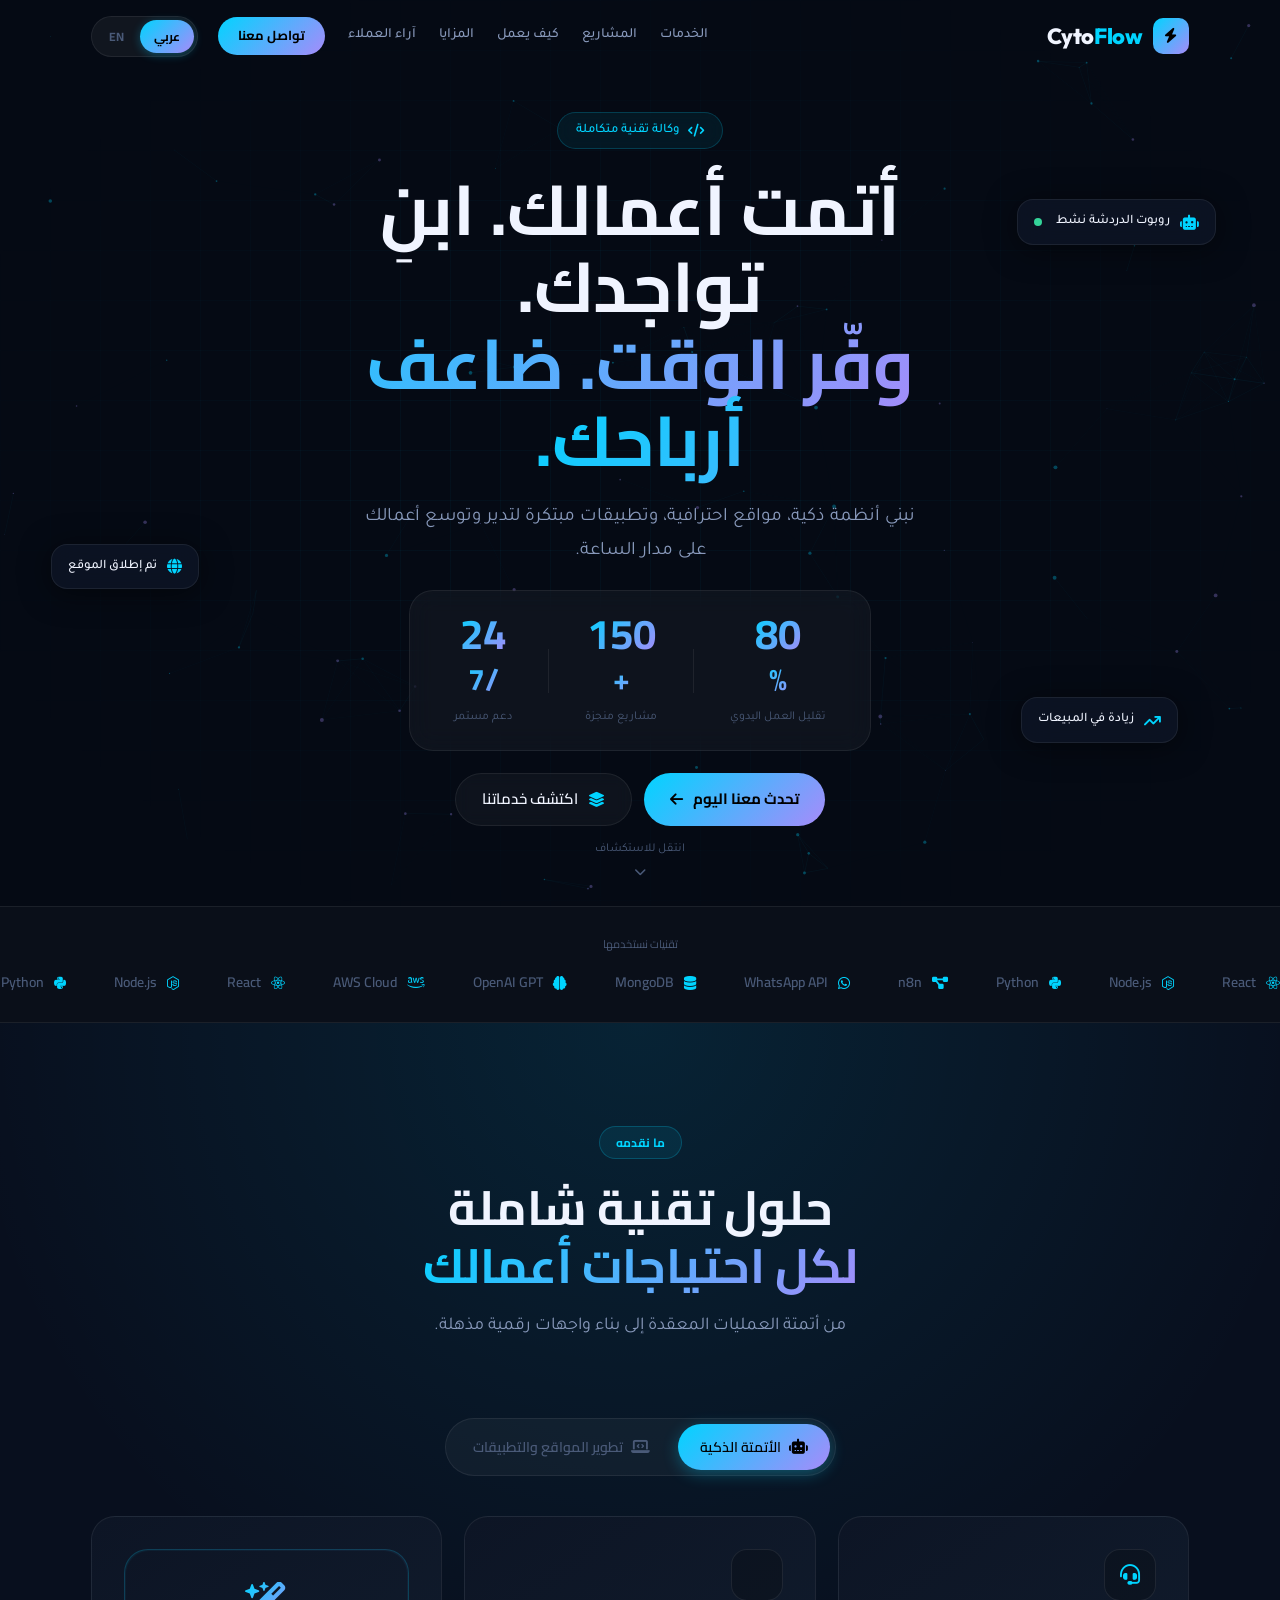
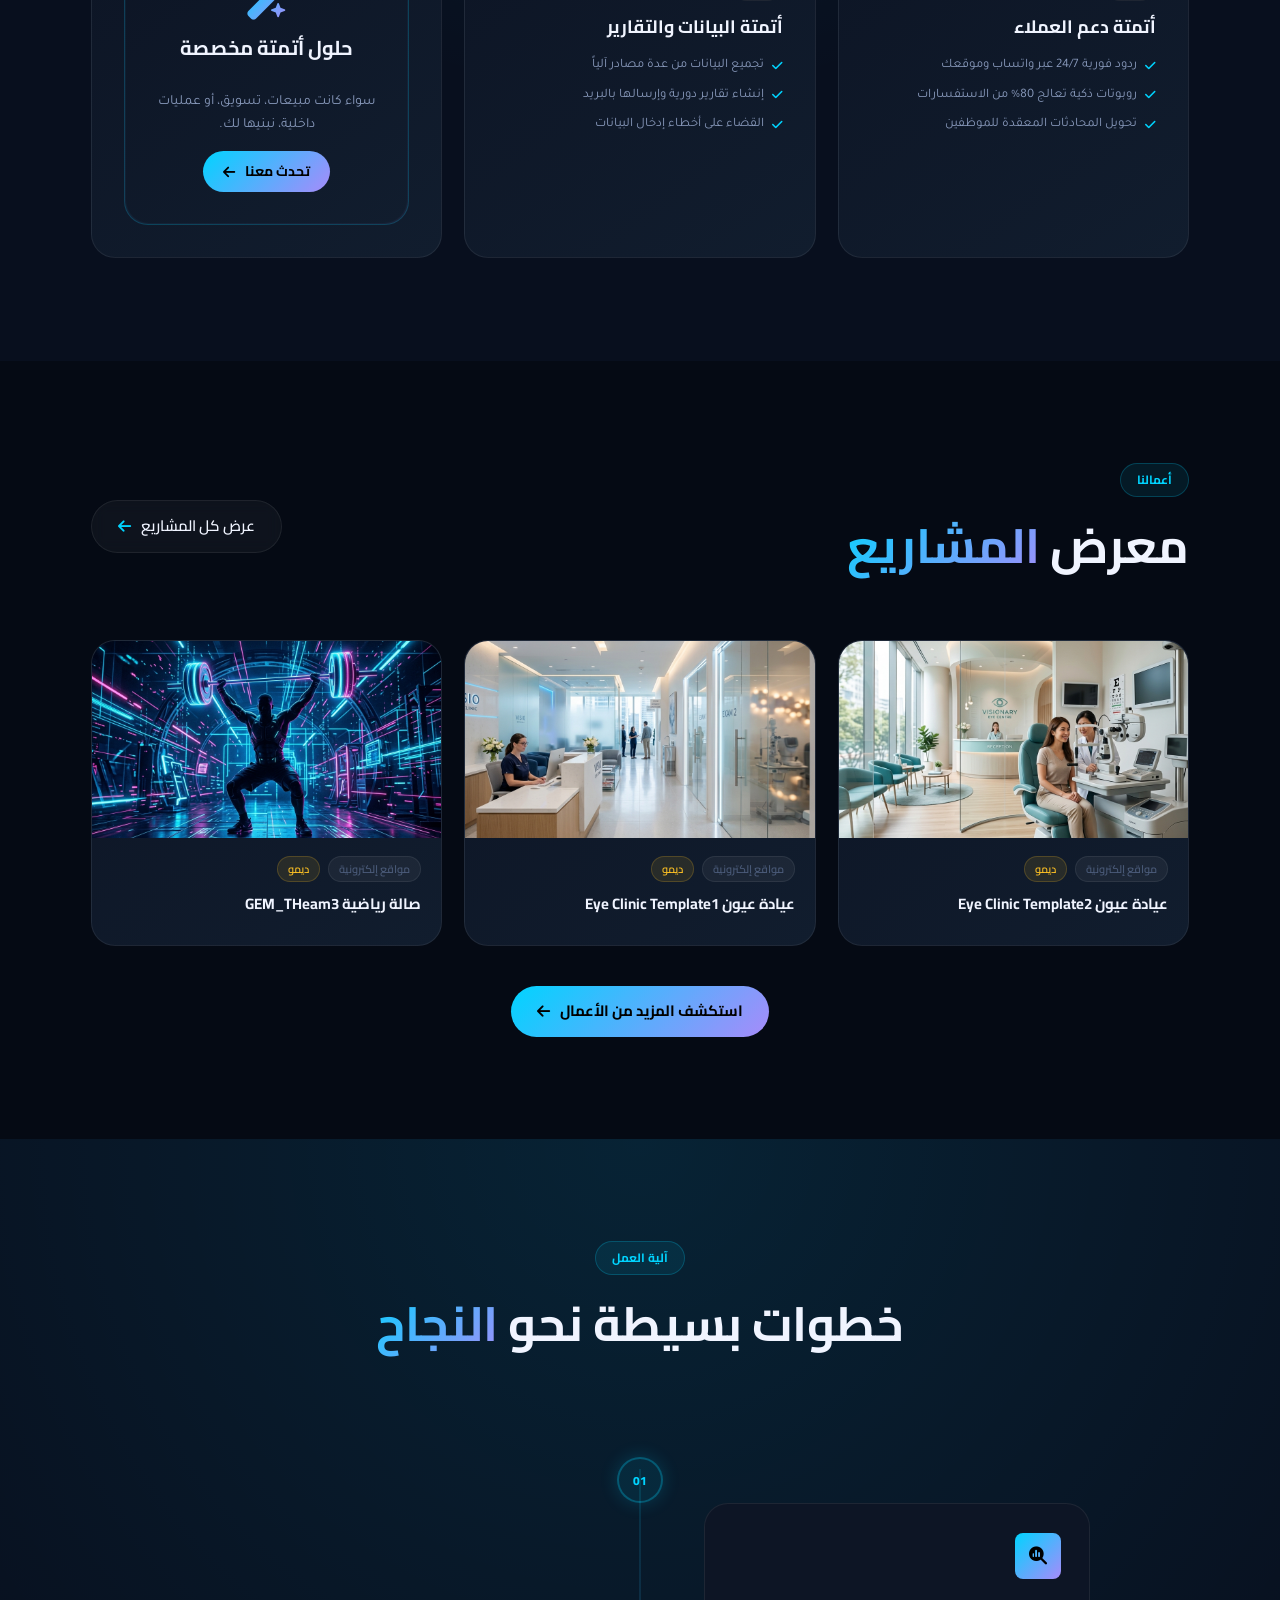
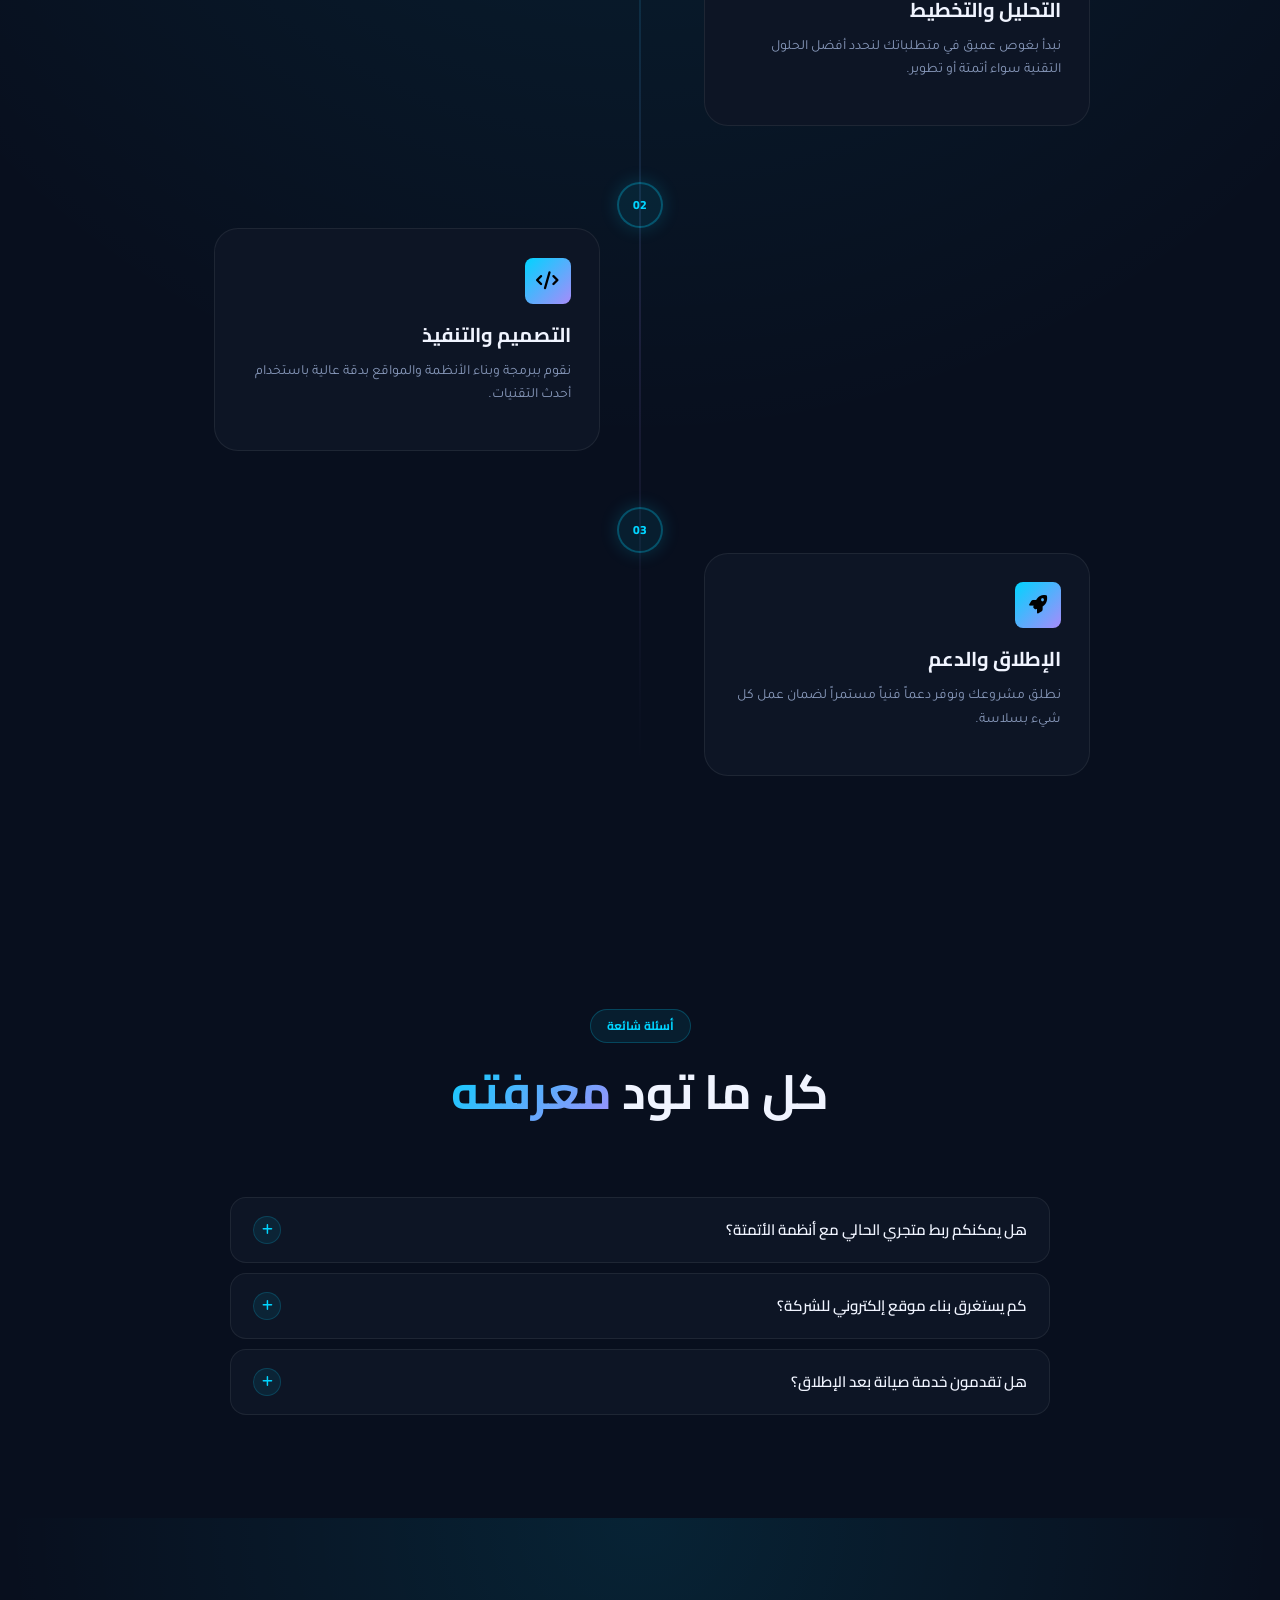
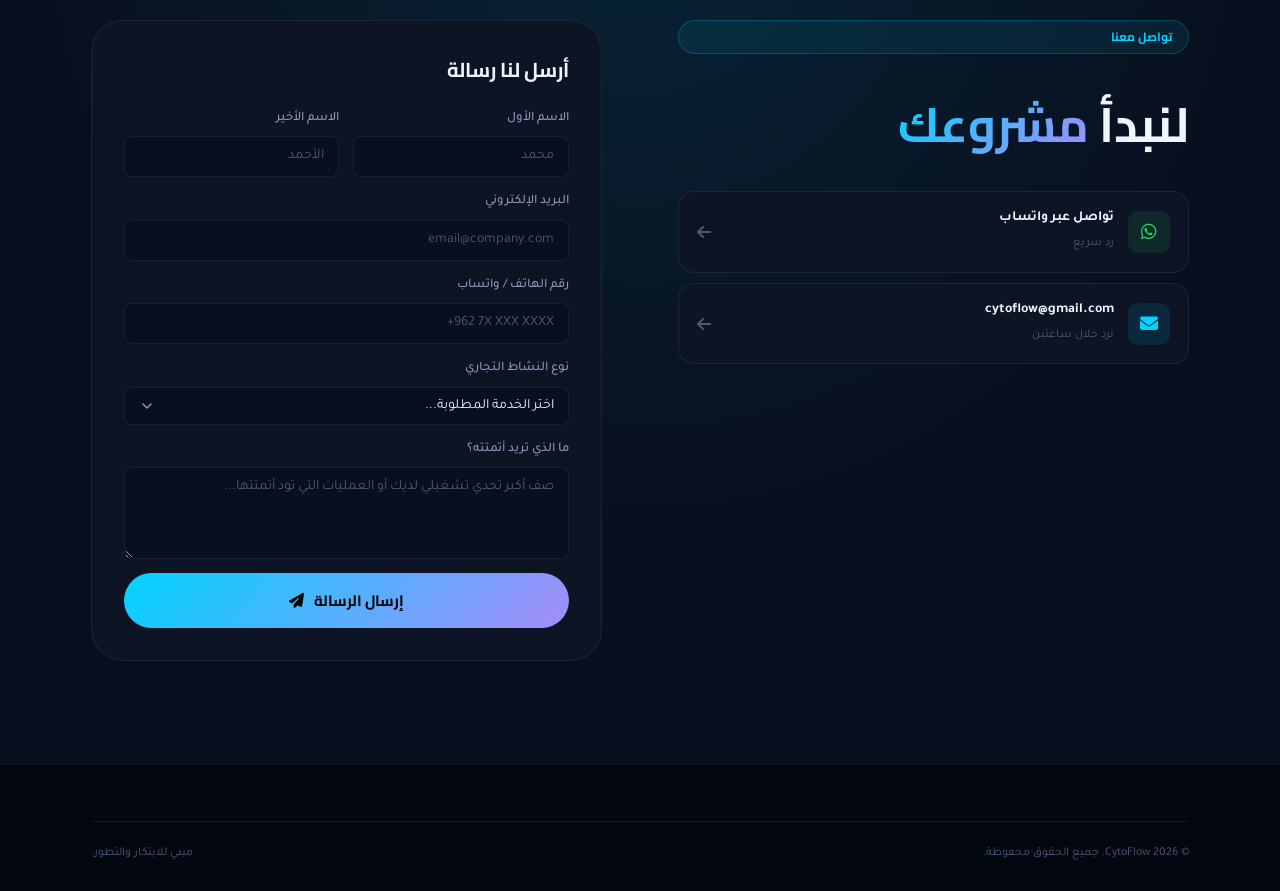
<file: index.html>
<!DOCTYPE html>
<html lang="en-US" dir="ltr">
<head><meta charset="UTF-8">
  
  <meta name="viewport" content="width=device-width, initial-scale=1.0">
  
  <title>cytoflow</title>
<meta name="robots" content="max-image-preview:large">
<link rel="dns-prefetch" href="//cdnjs.cloudflare.com">
<link rel="dns-prefetch" href="//fonts.googleapis.com">
<link rel="alternate" type="application/rss+xml" title="cytoflow » Feed" href="https://yazeedb94.github.io/CytoFlow/feed/">
<link rel="alternate" type="application/rss+xml" title="cytoflow » Comments Feed" href="https://yazeedb94.github.io/CytoFlow/comments/feed/">
<link rel="alternate" title="oEmbed (JSON)" type="application/json+oembed" href="https://yazeedb94.github.io/CytoFlow/wp-json/oembed/1.0/embed?url=https%3A%2F%2Fyazeedb94.github.io%2FCytoFlow%2F">
<link rel="alternate" title="oEmbed (XML)" type="text/xml+oembed" href="https://yazeedb94.github.io/CytoFlow/wp-json/oembed/1.0/embed?url=https%3A%2F%2Fyazeedb94.github.io%2FCytoFlow%2F&amp;format=xml">
<style id="wp-img-auto-sizes-contain-inline-css" type="text/css">
img:is([sizes=auto i],[sizes^="auto," i]){contain-intrinsic-size:3000px 1500px}
/*# sourceURL=wp-img-auto-sizes-contain-inline-css */
</style>
<style id="wp-emoji-styles-inline-css" type="text/css">

	img.wp-smiley, img.emoji {
		display: inline !important;
		border: none !important;
		box-shadow: none !important;
		height: 1em !important;
		width: 1em !important;
		margin: 0 0.07em !important;
		vertical-align: -0.1em !important;
		background: none !important;
		padding: 0 !important;
	}
/*# sourceURL=wp-emoji-styles-inline-css */
</style>
<style id="wp-block-library-inline-css" type="text/css">
:root{--wp-block-synced-color:#7a00df;--wp-block-synced-color--rgb:122,0,223;--wp-bound-block-color:var(--wp-block-synced-color);--wp-editor-canvas-background:#ddd;--wp-admin-theme-color:#007cba;--wp-admin-theme-color--rgb:0,124,186;--wp-admin-theme-color-darker-10:#006ba1;--wp-admin-theme-color-darker-10--rgb:0,107,160.5;--wp-admin-theme-color-darker-20:#005a87;--wp-admin-theme-color-darker-20--rgb:0,90,135;--wp-admin-border-width-focus:2px}@media (min-resolution:192dpi){:root{--wp-admin-border-width-focus:1.5px}}.wp-element-button{cursor:pointer}:root .has-very-light-gray-background-color{background-color:#eee}:root .has-very-dark-gray-background-color{background-color:#313131}:root .has-very-light-gray-color{color:#eee}:root .has-very-dark-gray-color{color:#313131}:root .has-vivid-green-cyan-to-vivid-cyan-blue-gradient-background{background:linear-gradient(135deg,#00d084,#0693e3)}:root .has-purple-crush-gradient-background{background:linear-gradient(135deg,#34e2e4,#4721fb 50%,#ab1dfe)}:root .has-hazy-dawn-gradient-background{background:linear-gradient(135deg,#faaca8,#dad0ec)}:root .has-subdued-olive-gradient-background{background:linear-gradient(135deg,#fafae1,#67a671)}:root .has-atomic-cream-gradient-background{background:linear-gradient(135deg,#fdd79a,#004a59)}:root .has-nightshade-gradient-background{background:linear-gradient(135deg,#330968,#31cdcf)}:root .has-midnight-gradient-background{background:linear-gradient(135deg,#020381,#2874fc)}:root{--wp--preset--font-size--normal:16px;--wp--preset--font-size--huge:42px}.has-regular-font-size{font-size:1em}.has-larger-font-size{font-size:2.625em}.has-normal-font-size{font-size:var(--wp--preset--font-size--normal)}.has-huge-font-size{font-size:var(--wp--preset--font-size--huge)}.has-text-align-center{text-align:center}.has-text-align-left{text-align:left}.has-text-align-right{text-align:right}.has-fit-text{white-space:nowrap!important}#end-resizable-editor-section{display:none}.aligncenter{clear:both}.items-justified-left{justify-content:flex-start}.items-justified-center{justify-content:center}.items-justified-right{justify-content:flex-end}.items-justified-space-between{justify-content:space-between}.screen-reader-text{border:0;clip-path:inset(50%);height:1px;margin:-1px;overflow:hidden;padding:0;position:absolute;width:1px;word-wrap:normal!important}.screen-reader-text:focus{background-color:#ddd;clip-path:none;color:#444;display:block;font-size:1em;height:auto;left:5px;line-height:normal;padding:15px 23px 14px;text-decoration:none;top:5px;width:auto;z-index:100000}html :where(.has-border-color){border-style:solid}html :where([style*=border-top-color]){border-top-style:solid}html :where([style*=border-right-color]){border-right-style:solid}html :where([style*=border-bottom-color]){border-bottom-style:solid}html :where([style*=border-left-color]){border-left-style:solid}html :where([style*=border-width]){border-style:solid}html :where([style*=border-top-width]){border-top-style:solid}html :where([style*=border-right-width]){border-right-style:solid}html :where([style*=border-bottom-width]){border-bottom-style:solid}html :where([style*=border-left-width]){border-left-style:solid}html :where(img[class*=wp-image-]){height:auto;max-width:100%}:where(figure){margin:0 0 1em}html :where(.is-position-sticky){--wp-admin--admin-bar--position-offset:var(--wp-admin--admin-bar--height,0px)}@media screen and (max-width:600px){html :where(.is-position-sticky){--wp-admin--admin-bar--position-offset:0px}}

/*# sourceURL=wp-block-library-inline-css */
</style>
<style id="classic-theme-styles-inline-css" type="text/css">
/*! This file is auto-generated */
.wp-block-button__link{color:#fff;background-color:#32373c;border-radius:9999px;box-shadow:none;text-decoration:none;padding:calc(.667em + 2px) calc(1.333em + 2px);font-size:1.125em}.wp-block-file__button{background:#32373c;color:#fff;text-decoration:none}
/*# sourceURL=/wp-includes/css/classic-themes.min.css */
</style>
<style id="global-styles-inline-css" type="text/css">
:root{--wp--preset--aspect-ratio--square: 1;--wp--preset--aspect-ratio--4-3: 4/3;--wp--preset--aspect-ratio--3-4: 3/4;--wp--preset--aspect-ratio--3-2: 3/2;--wp--preset--aspect-ratio--2-3: 2/3;--wp--preset--aspect-ratio--16-9: 16/9;--wp--preset--aspect-ratio--9-16: 9/16;--wp--preset--color--black: #000000;--wp--preset--color--cyan-bluish-gray: #abb8c3;--wp--preset--color--white: #ffffff;--wp--preset--color--pale-pink: #f78da7;--wp--preset--color--vivid-red: #cf2e2e;--wp--preset--color--luminous-vivid-orange: #ff6900;--wp--preset--color--luminous-vivid-amber: #fcb900;--wp--preset--color--light-green-cyan: #7bdcb5;--wp--preset--color--vivid-green-cyan: #00d084;--wp--preset--color--pale-cyan-blue: #8ed1fc;--wp--preset--color--vivid-cyan-blue: #0693e3;--wp--preset--color--vivid-purple: #9b51e0;--wp--preset--gradient--vivid-cyan-blue-to-vivid-purple: linear-gradient(135deg,rgb(6,147,227) 0%,rgb(155,81,224) 100%);--wp--preset--gradient--light-green-cyan-to-vivid-green-cyan: linear-gradient(135deg,rgb(122,220,180) 0%,rgb(0,208,130) 100%);--wp--preset--gradient--luminous-vivid-amber-to-luminous-vivid-orange: linear-gradient(135deg,rgb(252,185,0) 0%,rgb(255,105,0) 100%);--wp--preset--gradient--luminous-vivid-orange-to-vivid-red: linear-gradient(135deg,rgb(255,105,0) 0%,rgb(207,46,46) 100%);--wp--preset--gradient--very-light-gray-to-cyan-bluish-gray: linear-gradient(135deg,rgb(238,238,238) 0%,rgb(169,184,195) 100%);--wp--preset--gradient--cool-to-warm-spectrum: linear-gradient(135deg,rgb(74,234,220) 0%,rgb(151,120,209) 20%,rgb(207,42,186) 40%,rgb(238,44,130) 60%,rgb(251,105,98) 80%,rgb(254,248,76) 100%);--wp--preset--gradient--blush-light-purple: linear-gradient(135deg,rgb(255,206,236) 0%,rgb(152,150,240) 100%);--wp--preset--gradient--blush-bordeaux: linear-gradient(135deg,rgb(254,205,165) 0%,rgb(254,45,45) 50%,rgb(107,0,62) 100%);--wp--preset--gradient--luminous-dusk: linear-gradient(135deg,rgb(255,203,112) 0%,rgb(199,81,192) 50%,rgb(65,88,208) 100%);--wp--preset--gradient--pale-ocean: linear-gradient(135deg,rgb(255,245,203) 0%,rgb(182,227,212) 50%,rgb(51,167,181) 100%);--wp--preset--gradient--electric-grass: linear-gradient(135deg,rgb(202,248,128) 0%,rgb(113,206,126) 100%);--wp--preset--gradient--midnight: linear-gradient(135deg,rgb(2,3,129) 0%,rgb(40,116,252) 100%);--wp--preset--font-size--small: 13px;--wp--preset--font-size--medium: 20px;--wp--preset--font-size--large: 36px;--wp--preset--font-size--x-large: 42px;--wp--preset--spacing--20: 0.44rem;--wp--preset--spacing--30: 0.67rem;--wp--preset--spacing--40: 1rem;--wp--preset--spacing--50: 1.5rem;--wp--preset--spacing--60: 2.25rem;--wp--preset--spacing--70: 3.38rem;--wp--preset--spacing--80: 5.06rem;--wp--preset--shadow--natural: 6px 6px 9px rgba(0, 0, 0, 0.2);--wp--preset--shadow--deep: 12px 12px 50px rgba(0, 0, 0, 0.4);--wp--preset--shadow--sharp: 6px 6px 0px rgba(0, 0, 0, 0.2);--wp--preset--shadow--outlined: 6px 6px 0px -3px rgb(255, 255, 255), 6px 6px rgb(0, 0, 0);--wp--preset--shadow--crisp: 6px 6px 0px rgb(0, 0, 0);}:where(.is-layout-flex){gap: 0.5em;}:where(.is-layout-grid){gap: 0.5em;}body .is-layout-flex{display: flex;}.is-layout-flex{flex-wrap: wrap;align-items: center;}.is-layout-flex > :is(*, div){margin: 0;}body .is-layout-grid{display: grid;}.is-layout-grid > :is(*, div){margin: 0;}:where(.wp-block-columns.is-layout-flex){gap: 2em;}:where(.wp-block-columns.is-layout-grid){gap: 2em;}:where(.wp-block-post-template.is-layout-flex){gap: 1.25em;}:where(.wp-block-post-template.is-layout-grid){gap: 1.25em;}.has-black-color{color: var(--wp--preset--color--black) !important;}.has-cyan-bluish-gray-color{color: var(--wp--preset--color--cyan-bluish-gray) !important;}.has-white-color{color: var(--wp--preset--color--white) !important;}.has-pale-pink-color{color: var(--wp--preset--color--pale-pink) !important;}.has-vivid-red-color{color: var(--wp--preset--color--vivid-red) !important;}.has-luminous-vivid-orange-color{color: var(--wp--preset--color--luminous-vivid-orange) !important;}.has-luminous-vivid-amber-color{color: var(--wp--preset--color--luminous-vivid-amber) !important;}.has-light-green-cyan-color{color: var(--wp--preset--color--light-green-cyan) !important;}.has-vivid-green-cyan-color{color: var(--wp--preset--color--vivid-green-cyan) !important;}.has-pale-cyan-blue-color{color: var(--wp--preset--color--pale-cyan-blue) !important;}.has-vivid-cyan-blue-color{color: var(--wp--preset--color--vivid-cyan-blue) !important;}.has-vivid-purple-color{color: var(--wp--preset--color--vivid-purple) !important;}.has-black-background-color{background-color: var(--wp--preset--color--black) !important;}.has-cyan-bluish-gray-background-color{background-color: var(--wp--preset--color--cyan-bluish-gray) !important;}.has-white-background-color{background-color: var(--wp--preset--color--white) !important;}.has-pale-pink-background-color{background-color: var(--wp--preset--color--pale-pink) !important;}.has-vivid-red-background-color{background-color: var(--wp--preset--color--vivid-red) !important;}.has-luminous-vivid-orange-background-color{background-color: var(--wp--preset--color--luminous-vivid-orange) !important;}.has-luminous-vivid-amber-background-color{background-color: var(--wp--preset--color--luminous-vivid-amber) !important;}.has-light-green-cyan-background-color{background-color: var(--wp--preset--color--light-green-cyan) !important;}.has-vivid-green-cyan-background-color{background-color: var(--wp--preset--color--vivid-green-cyan) !important;}.has-pale-cyan-blue-background-color{background-color: var(--wp--preset--color--pale-cyan-blue) !important;}.has-vivid-cyan-blue-background-color{background-color: var(--wp--preset--color--vivid-cyan-blue) !important;}.has-vivid-purple-background-color{background-color: var(--wp--preset--color--vivid-purple) !important;}.has-black-border-color{border-color: var(--wp--preset--color--black) !important;}.has-cyan-bluish-gray-border-color{border-color: var(--wp--preset--color--cyan-bluish-gray) !important;}.has-white-border-color{border-color: var(--wp--preset--color--white) !important;}.has-pale-pink-border-color{border-color: var(--wp--preset--color--pale-pink) !important;}.has-vivid-red-border-color{border-color: var(--wp--preset--color--vivid-red) !important;}.has-luminous-vivid-orange-border-color{border-color: var(--wp--preset--color--luminous-vivid-orange) !important;}.has-luminous-vivid-amber-border-color{border-color: var(--wp--preset--color--luminous-vivid-amber) !important;}.has-light-green-cyan-border-color{border-color: var(--wp--preset--color--light-green-cyan) !important;}.has-vivid-green-cyan-border-color{border-color: var(--wp--preset--color--vivid-green-cyan) !important;}.has-pale-cyan-blue-border-color{border-color: var(--wp--preset--color--pale-cyan-blue) !important;}.has-vivid-cyan-blue-border-color{border-color: var(--wp--preset--color--vivid-cyan-blue) !important;}.has-vivid-purple-border-color{border-color: var(--wp--preset--color--vivid-purple) !important;}.has-vivid-cyan-blue-to-vivid-purple-gradient-background{background: var(--wp--preset--gradient--vivid-cyan-blue-to-vivid-purple) !important;}.has-light-green-cyan-to-vivid-green-cyan-gradient-background{background: var(--wp--preset--gradient--light-green-cyan-to-vivid-green-cyan) !important;}.has-luminous-vivid-amber-to-luminous-vivid-orange-gradient-background{background: var(--wp--preset--gradient--luminous-vivid-amber-to-luminous-vivid-orange) !important;}.has-luminous-vivid-orange-to-vivid-red-gradient-background{background: var(--wp--preset--gradient--luminous-vivid-orange-to-vivid-red) !important;}.has-very-light-gray-to-cyan-bluish-gray-gradient-background{background: var(--wp--preset--gradient--very-light-gray-to-cyan-bluish-gray) !important;}.has-cool-to-warm-spectrum-gradient-background{background: var(--wp--preset--gradient--cool-to-warm-spectrum) !important;}.has-blush-light-purple-gradient-background{background: var(--wp--preset--gradient--blush-light-purple) !important;}.has-blush-bordeaux-gradient-background{background: var(--wp--preset--gradient--blush-bordeaux) !important;}.has-luminous-dusk-gradient-background{background: var(--wp--preset--gradient--luminous-dusk) !important;}.has-pale-ocean-gradient-background{background: var(--wp--preset--gradient--pale-ocean) !important;}.has-electric-grass-gradient-background{background: var(--wp--preset--gradient--electric-grass) !important;}.has-midnight-gradient-background{background: var(--wp--preset--gradient--midnight) !important;}.has-small-font-size{font-size: var(--wp--preset--font-size--small) !important;}.has-medium-font-size{font-size: var(--wp--preset--font-size--medium) !important;}.has-large-font-size{font-size: var(--wp--preset--font-size--large) !important;}.has-x-large-font-size{font-size: var(--wp--preset--font-size--x-large) !important;}
/*# sourceURL=global-styles-inline-css */
</style>

<link rel="stylesheet" id="fontawesome-css" href="https://cdnjs.cloudflare.com/ajax/libs/font-awesome/6.5.0/css/all.min.css?ver=6.5.0" type="text/css" media="all">
<link rel="stylesheet" id="google-fonts-css" href="https://fonts.googleapis.com/css2?family=Outfit:wght@400;600;700&amp;family=DM+Sans:wght@400;500;600&amp;family=Cairo:wght@400;600;700&amp;family=Tajawal:wght@400;500;700&amp;display=swap" type="text/css" media="all">
<link rel="stylesheet" id="cytoflow-style-css" href="https://yazeedb94.github.io/CytoFlow/wp-content/themes/cytoflow/assets/css/main.css?ver=1.0.2" type="text/css" media="all">
<link rel="https://api.w.org/" href="https://yazeedb94.github.io/CytoFlow/wp-json/"><link rel="alternate" title="JSON" type="application/json" href="https://yazeedb94.github.io/CytoFlow/wp-json/wp/v2/pages/9"><link rel="EditURI" type="application/rsd+xml" title="RSD" href="https://yazeedb94.github.io/CytoFlow/xmlrpc.php?rsd">
<meta name="generator" content="WordPress 6.9.4">
<link rel="canonical" href="https://yazeedb94.github.io/CytoFlow/">
<link rel="shortlink" href="https://yazeedb94.github.io/CytoFlow/">
</head>
<body class="home wp-singular page-template-default page page-id-9 wp-theme-cytoflow">

  <!-- ========== NAVIGATION ========== -->
  <header class="navbar" id="navbar">
    <div class="nav-container">
      <a href="https://yazeedb94.github.io/CytoFlow/" class="logo">
        <span class="logo-icon"><i class="fa-solid fa-bolt"></i></span>
        <span class="logo-text">Cyto<span class="logo-accent">Flow</span></span>
      </a>

      <nav class="nav-links" id="navLinks">
                    <a href="#services" class="nav-link" data-i18n="nav.services">الخدمات</a>
            <a href="#projects" class="nav-link" data-i18n="nav.projects">المشاريع</a>
            <a href="#how-it-works" class="nav-link" data-i18n="nav.howItWorks">كيف يعمل</a>
            <a href="#benefits" class="nav-link" data-i18n="nav.benefits">المزايا</a>
            <a href="#testimonials" class="nav-link" data-i18n="nav.testimonials">آراء العملاء</a>
            <a href="#contact" class="nav-cta" data-i18n="nav.contact">تواصل معنا</a>
              </nav>

      <!-- Language Toggle -->
      <div class="lang-toggle" id="langToggle">
        <button class="lang-btn active" data-lang="ar">عربي</button>
        <button class="lang-btn" data-lang="en">EN</button>
      </div>

      <button class="hamburger" id="hamburger" aria-label="Toggle menu">
        <span></span><span></span><span></span>
      </button>
    </div>
  </header>

  <!-- ========== HERO ========== -->
  <section class="hero" id="hero">
    <canvas id="heroCanvas"></canvas>
    <div class="hero-grid-overlay"></div>

    <div class="hero-content">
      <div class="hero-badge reveal-up">
        <i class="fa-solid fa-code"></i>
        <span data-i18n="hero.badge">وكالة تقنية متكاملة</span>
      </div>

      <h1 class="hero-title reveal-up">
        <span data-i18n="hero.title1">أتمت أعمالك. ابنِ تواجدك.</span><br>
        <span class="gradient-text" data-i18n="hero.title2">وفّر الوقت. ضاعف أرباحك.</span>
      </h1>

      <p class="hero-subtitle reveal-up" data-i18n="hero.subtitle">
        نبني أنظمة ذكية، مواقع احترافية، وتطبيقات مبتكرة لتدير وتوسع أعمالك على مدار الساعة.
      </p>

      <div class="hero-stats reveal-up">
        <div class="stat-item">
          <span class="stat-number" data-target="80">0</span><span class="stat-suffix">%</span>
          <span class="stat-label" data-i18n="hero.stat1.label">تقليل العمل اليدوي</span>
        </div>
        <div class="stat-divider"></div>
        <div class="stat-item">
          <span class="stat-number" data-target="150">0</span><span class="stat-suffix">+</span>
          <span class="stat-label" data-i18n="hero.stat2.label">مشاريع منجزة</span>
        </div>
        <div class="stat-divider"></div>
        <div class="stat-item">
          <span class="stat-number" data-target="24">0</span><span class="stat-suffix">/7</span>
          <span class="stat-label" data-i18n="hero.stat3.label">دعم مستمر</span>
        </div>
      </div>

      <div class="hero-actions reveal-up">
        <a href="#contact" class="btn-primary">
          <span data-i18n="hero.cta1">تحدث معنا اليوم</span>
          <i class="fa-solid fa-arrow-left btn-arrow"></i>
        </a>
        <a href="#services" class="btn-ghost">
          <i class="fa-solid fa-layer-group"></i>
          <span data-i18n="hero.cta2">اكتشف خدماتنا</span>
        </a>
      </div>
    </div>

    <!-- Floating tech cards -->
    <div class="hero-float-card card-1">
      <i class="fa-solid fa-robot"></i>
      <span data-i18n="hero.card1">روبوت الدردشة نشط</span>
      <span class="card-pulse"></span>
    </div>
    <div class="hero-float-card card-2">
      <i class="fa-solid fa-globe"></i>
      <span data-i18n="hero.card2">تم إطلاق الموقع</span>
    </div>
    <div class="hero-float-card card-3">
      <i class="fa-solid fa-arrow-trend-up"></i>
      <span data-i18n="hero.card3">زيادة في المبيعات</span>
    </div>

    <div class="hero-scroll-hint">
      <span data-i18n="hero.scroll">انتقل للاستكشاف</span>
      <i class="fa-solid fa-chevron-down"></i>
    </div>
  </section>

  <!-- ========== MARQUEE ========== -->
  <section class="marquee-section">
    <p class="marquee-label" data-i18n="marquee.label">تقنيات نستخدمها</p>
    <div class="marquee-track">
      <div class="marquee-inner">
        <span><i class="fa-brands fa-react"></i> React</span>
        <span><i class="fa-brands fa-node-js"></i> Node.js</span>
        <span><i class="fa-brands fa-python"></i> Python</span>
        <span><i class="fa-solid fa-diagram-project"></i> n8n</span>
        <span><i class="fa-brands fa-whatsapp"></i> WhatsApp API</span>
        <span><i class="fa-solid fa-database"></i> MongoDB</span>
        <span><i class="fa-solid fa-brain"></i> OpenAI GPT</span>
        <span><i class="fa-brands fa-aws"></i> AWS Cloud</span>
        <span><i class="fa-brands fa-react"></i> React</span>
        <span><i class="fa-brands fa-node-js"></i> Node.js</span>
        <span><i class="fa-brands fa-python"></i> Python</span>
        <span><i class="fa-solid fa-diagram-project"></i> n8n</span>
        <span><i class="fa-brands fa-whatsapp"></i> WhatsApp API</span>
        <span><i class="fa-solid fa-database"></i> MongoDB</span>
        <span><i class="fa-solid fa-brain"></i> OpenAI GPT</span>
        <span><i class="fa-brands fa-aws"></i> AWS Cloud</span>
      </div>
    </div>
  </section>

  <!-- ========== SERVICES (TABS) ========== -->
  <section class="services-section section" id="services">
    <div class="container">
      <div class="section-header reveal-up">
        <span class="section-tag" data-i18n="services.tag">ما نقدمه</span>
        <h2 class="section-title">
          <span data-i18n="services.title1">حلول تقنية شاملة</span><br>
          <span class="gradient-text" data-i18n="services.title2">لكل احتياجات أعمالك</span>
        </h2>
        <p class="section-subtitle" data-i18n="services.subtitle">من أتمتة العمليات المعقدة إلى بناء واجهات رقمية مذهلة.</p>
      </div>

      <div class="services-tabs-header reveal-up">
        <div class="tabs-switcher">
          <button class="tab-btn active" data-target="tab-automation">
            <i class="fa-solid fa-robot"></i> <span data-i18n="tab.automation">الأتمتة الذكية</span>
          </button>
          <button class="tab-btn" data-target="tab-web">
            <i class="fa-solid fa-laptop-code"></i> <span data-i18n="tab.development">تطوير المواقع والتطبيقات</span>
          </button>
        </div>
      </div>

      <!-- Tab 1: Automation -->
      <div class="tab-panel active" id="tab-automation">
        <div class="services-grid">
          <div class="service-card reveal-up">
            <div class="service-icon-wrap" style="--icon-color: #00d4ff;"><i class="fa-solid fa-headset"></i></div>
            <h3 data-i18n="s1.title">أتمتة دعم العملاء</h3>
            <ul class="service-benefits">
              <li><i class="fa-solid fa-check"></i> <span>ردود فورية 24/7 عبر واتساب وموقعك</span></li>
              <li><i class="fa-solid fa-check"></i> <span>روبوتات ذكية تعالج 80% من الاستفسارات</span></li>
              <li><i class="fa-solid fa-check"></i> <span>تحويل المحادثات المعقدة للموظفين</span></li>
            </ul>
          </div>
          <div class="service-card reveal-up">
            <div class="service-icon-wrap" style="--icon-color: #a78bfa;"><i class="fa-solid fa-file-chart-column"></i></div>
            <h3 data-i18n="s2.title">أتمتة البيانات والتقارير</h3>
            <ul class="service-benefits">
              <li><i class="fa-solid fa-check"></i> <span>تجميع البيانات من عدة مصادر آلياً</span></li>
              <li><i class="fa-solid fa-check"></i> <span>إنشاء تقارير دورية وإرسالها بالبريد</span></li>
              <li><i class="fa-solid fa-check"></i> <span>القضاء على أخطاء إدخال البيانات</span></li>
            </ul>
          </div>
          <div class="service-card reveal-up">
            <div class="service-card service-cta-card">
              <div class="service-cta-inner">
                <i class="fa-solid fa-wand-magic-sparkles"></i>
                <h3>حلول أتمتة مخصصة</h3>
                <p>سواء كانت مبيعات، تسويق، أو عمليات داخلية، نبنيها لك.</p>
                <a href="#contact" class="btn-primary btn-sm">
                  <span>تحدث معنا</span><i class="fa-solid fa-arrow-left btn-arrow"></i>
                </a>
              </div>
            </div>
          </div>
        </div>
      </div>

      <!-- Tab 2: Web & App Dev -->
      <div class="tab-panel" id="tab-web">
        <div class="web-services-grid">
          <div class="web-service-card">
            <div class="ws-icon" style="color: #7c3aed; background: rgba(124,58,237,0.1);"><i class="fa-solid fa-browser"></i></div>
            <div class="ws-content">
              <span class="ws-badge tag-web">Web</span>
              <h3 data-i18n="w1.title">مواقع الشركات والمؤسسات</h3>
              <p data-i18n="w1.desc">مواقع سريعة ومحسنة لمحركات البحث (SEO) تعكس هوية علامتك التجارية وتجذب العملاء.</p>
              <ul class="ws-features">
                <li><i class="fa-solid fa-circle-check"></i> <span data-i18n="w1.f1">تصميم متجاوب وسريع</span></li>
                <li><i class="fa-solid fa-circle-check"></i> <span data-i18n="w1.f2">لوحة تحكم سهلة</span></li>
                <li><i class="fa-solid fa-circle-check"></i> <span data-i18n="w1.f3">تحسين SEO</span></li>
              </ul>
            </div>
          </div>
          <div class="web-service-card">
            <div class="ws-icon" style="color: #10b981; background: rgba(16,185,129,0.1);"><i class="fa-solid fa-cart-shopping"></i></div>
            <div class="ws-content">
              <span class="ws-badge tag-done">E-Commerce</span>
              <h3 data-i18n="w2.title">المتاجر الإلكترونية</h3>
              <p data-i18n="w2.desc">منصات بيع متكاملة مع بوابات الدفع وإدارة المخزون لزيادة مبيعاتك أونلاين.</p>
              <ul class="ws-features">
                <li><i class="fa-solid fa-circle-check"></i> <span data-i18n="w2.f1">ربط بوابات الدفع</span></li>
                <li><i class="fa-solid fa-circle-check"></i> <span data-i18n="w2.f2">إدارة المنتجات والمخزون</span></li>
                <li><i class="fa-solid fa-circle-check"></i> <span data-i18n="w2.f3">تجربة مستخدم سلسة</span></li>
              </ul>
            </div>
          </div>
          <div class="web-service-card">
            <div class="ws-icon" style="color: #00d4ff; background: rgba(0,212,255,0.1);"><i class="fa-solid fa-mobile-screen"></i></div>
            <div class="ws-content">
              <span class="ws-badge tag-app">App</span>
              <h3 data-i18n="w3.title">تطبيقات الجوال</h3>
              <p data-i18n="w3.desc">تطبيقات iOS و Android أصلية أو هجينة لتقديم خدماتك مباشرة في أيدي عملائك.</p>
              <ul class="ws-features">
                <li><i class="fa-solid fa-circle-check"></i> <span data-i18n="w3.f1">Android &amp; iOS</span></li>
                <li><i class="fa-solid fa-circle-check"></i> <span data-i18n="w3.f2">أداء عالي وسريع</span></li>
                <li><i class="fa-solid fa-circle-check"></i> <span data-i18n="w3.f3">تصميم واجهات عصري</span></li>
              </ul>
            </div>
          </div>
        </div>
      </div>

    </div>
  </section>

  <!-- ========== PROJECTS PREVIEW ========== -->
  <section class="projects-section section" id="projects">
    <div class="container">
      <div class="projects-preview-header reveal-up">
        <div>
          <span class="section-tag" data-i18n="projects.tag">أعمالنا</span>
          <h2 class="section-title">
            <span data-i18n="projects.title1">معرض</span> <span class="gradient-text" data-i18n="projects.title2">المشاريع</span>
          </h2>
        </div>
        <a href="https://yazeedb94.github.io/CytoFlow/projects" class="btn-ghost">
          <span data-i18n="projects.btn">عرض كل المشاريع</span> <i class="fa-solid fa-arrow-left btn-arrow"></i>
        </a>
      </div>

      <div class="projects-preview-grid">
                        
                <div class="project-card reveal-up visible">
                    <div class="project-thumb">
                        <img src="https://yazeedb94.github.io/CytoFlow/wp-content/uploads/2026/05/hero.jpg" alt="عيادة عيون Eye Clinic Template2">
                        <div class="project-overlay">
                                                            <a href="https://yazeedb94.github.io/Cytoflow-Eye-Clinic-Template2/" target="_blank" class="overlay-btn primary"><i class="fa-solid fa-eye"></i> معاينة</a>
                                                    </div>
                    </div>
                    <div class="project-info">
                        <div class="project-meta">
                            <span class="tag tag-cat">مواقع إلكترونية</span>
                                                            <span class="tag tag-demo">ديمو</span>
                                                    </div>
                        <h3 class="project-name">عيادة عيون Eye Clinic Template2</h3>
                        <div class="project-desc"></div>
                    </div>
                </div>
                
                            
                <div class="project-card reveal-up visible">
                    <div class="project-thumb">
                        <img src="https://yazeedb94.github.io/CytoFlow/wp-content/uploads/2026/05/hero_bg.jpg" alt="عيادة عيون Eye Clinic Template1">
                        <div class="project-overlay">
                                                            <a href="https://yazeedb94.github.io/Cytoflow-Eye-Clinic-Template1/" target="_blank" class="overlay-btn primary"><i class="fa-solid fa-eye"></i> معاينة</a>
                                                    </div>
                    </div>
                    <div class="project-info">
                        <div class="project-meta">
                            <span class="tag tag-cat">مواقع إلكترونية</span>
                                                            <span class="tag tag-demo">ديمو</span>
                                                    </div>
                        <h3 class="project-name">عيادة عيون Eye Clinic Template1</h3>
                        <div class="project-desc"></div>
                    </div>
                </div>
                
                            
                <div class="project-card reveal-up visible">
                    <div class="project-thumb">
                        <img src="https://yazeedb94.github.io/CytoFlow/wp-content/uploads/2026/05/hero-bg-2.jpg" alt="صالة رياضية GEM_THeam3">
                        <div class="project-overlay">
                                                            <a href="https://yazeedb94.github.io/GEM_THeam3/" target="_blank" class="overlay-btn primary"><i class="fa-solid fa-eye"></i> معاينة</a>
                                                    </div>
                    </div>
                    <div class="project-info">
                        <div class="project-meta">
                            <span class="tag tag-cat">مواقع إلكترونية</span>
                                                            <span class="tag tag-demo">ديمو</span>
                                                    </div>
                        <h3 class="project-name">صالة رياضية GEM_THeam3</h3>
                        <div class="project-desc"></div>
                    </div>
                </div>
                
                          </div>
      
      <div class="projects-center reveal-up">
         <a href="https://yazeedb94.github.io/CytoFlow/projects" class="btn-primary">استكشف المزيد من الأعمال <i class="fa-solid fa-arrow-left btn-arrow"></i></a>
      </div>
    </div>
  </section>

  <!-- ========== HOW IT WORKS ========== -->
  <section class="how-section section" id="how-it-works">
    <div class="container">
      <div class="section-header reveal-up">
        <span class="section-tag" data-i18n="how.tag">آلية العمل</span>
        <h2 class="section-title">
          <span data-i18n="how.title1">خطوات بسيطة نحو</span> <span class="gradient-text">النجاح</span>
        </h2>
      </div>
      <div class="steps-wrapper">
        <div class="steps-line"></div>
        <div class="step-item reveal-up">
          <div class="step-number">01</div>
          <div class="step-content">
            <div class="step-icon"><i class="fa-solid fa-magnifying-glass-chart"></i></div>
            <h3>التحليل والتخطيط</h3>
            <p>نبدأ بغوص عميق في متطلباتك لنحدد أفضل الحلول التقنية سواء أتمتة أو تطوير.</p>
          </div>
        </div>
        <div class="step-item step-right reveal-up">
          <div class="step-number">02</div>
          <div class="step-content">
            <div class="step-icon"><i class="fa-solid fa-code"></i></div>
            <h3>التصميم والتنفيذ</h3>
            <p>نقوم ببرمجة وبناء الأنظمة والمواقع بدقة عالية باستخدام أحدث التقنيات.</p>
          </div>
        </div>
        <div class="step-item reveal-up">
          <div class="step-number">03</div>
          <div class="step-content">
            <div class="step-icon"><i class="fa-solid fa-rocket"></i></div>
            <h3>الإطلاق والدعم</h3>
            <p>نطلق مشروعك ونوفر دعماً فنياً مستمراً لضمان عمل كل شيء بسلاسة.</p>
          </div>
        </div>
      </div>
    </div>
  </section>

  <!-- ========== FAQ ========== -->
  <section class="faq-section section" id="faq">
    <div class="container">
      <div class="section-header reveal-up">
        <span class="section-tag" data-i18n="faq.tag">أسئلة شائعة</span>
        <h2 class="section-title">
          <span data-i18n="faq.title1">كل ما تود</span> <span class="gradient-text" data-i18n="faq.title2">معرفته</span>
        </h2>
      </div>
      
      <div class="faq-list reveal-up">
        <div class="faq-item">
          <div class="faq-question">
            <span>هل يمكنكم ربط متجري الحالي مع أنظمة الأتمتة؟</span>
            <div class="faq-toggle"><i class="fa-solid fa-plus"></i></div>
          </div>
          <div class="faq-answer"><p>بالتأكيد! نستخدم أدوات مثل n8n و Make لربط متجرك (سواء كان Shopify, WooCommerce، أو غيره) مع أي نظام CRM أو واتساب لإرسال الإشعارات التلقائية.</p></div>
        </div>
        <div class="faq-item">
          <div class="faq-question">
            <span>كم يستغرق بناء موقع إلكتروني للشركة؟</span>
            <div class="faq-toggle"><i class="fa-solid fa-plus"></i></div>
          </div>
          <div class="faq-answer"><p>يعتمد ذلك على حجم المشروع، لكن المواقع التعريفية للشركات تستغرق عادة من أسبوعين إلى 4 أسابيع من التصميم إلى الإطلاق.</p></div>
        </div>
        <div class="faq-item">
          <div class="faq-question">
            <span>هل تقدمون خدمة صيانة بعد الإطلاق؟</span>
            <div class="faq-toggle"><i class="fa-solid fa-plus"></i></div>
          </div>
          <div class="faq-answer"><p>نعم، نقدم عقود صيانة ودعم فني شهرية وسنوية لضمان استقرار المواقع وعمل أنظمة الأتمتة بكفاءة 24/7 دون توقف.</p></div>
        </div>
      </div>
    </div>
  </section>

  <!-- ========== CONTACT ========== -->
  <section class="contact-section section" id="contact">
    <div class="container">
      <div class="contact-inner">
        <div class="contact-info reveal-up">
          <span class="section-tag">تواصل معنا</span>
          <h2 class="section-title">لنبدأ <span class="gradient-text">مشروعك</span></h2>
          <div class="contact-channels">
            <a href="https://wa.me/+962780787744" target="_blank" class="channel-item whatsapp">
              <div class="channel-icon"><i class="fa-brands fa-whatsapp"></i></div>
              <div><strong>تواصل عبر واتساب</strong><span>رد سريع</span></div>
              <i class="fa-solid fa-arrow-left ch-arrow"></i>
            </a>
            <a href="mailto:cytoflow@gmail.com" class="channel-item email">
              <div class="channel-icon"><i class="fa-solid fa-envelope"></i></div>
              <div><strong>cytoflow@gmail.com</strong><span>نرد خلال ساعتين</span></div>
              <i class="fa-solid fa-arrow-left ch-arrow"></i>
            </a>
          </div>
        </div>
        <div class="contact-form-wrap reveal-up">
          <form class="contact-form" id="contactForm" action="https://api.web3forms.com/submit" method="POST">
            <!-- Replace with your actual Web3Forms Access Key -->
            <input type="hidden" name="access_key" value="224742de-3333-432b-8788-e8a1cf361af0">
            
            <h3 style="text-align: right;">أرسل لنا رسالة</h3>
            <div class="form-row">
              <div class="form-group">
                <label>الاسم الأول</label>
                <input type="text" name="first_name" placeholder="محمد" required>
              </div>
              <div class="form-group">
                <label>الاسم الأخير</label>
                <input type="text" name="last_name" placeholder="الأحمد" required>
              </div>
            </div>
            <div class="form-group">
              <label>البريد الإلكتروني</label>
              <input type="email" name="email" placeholder="email@company.com" required>
            </div>
            <div class="form-group">
              <label>رقم الهاتف / واتساب</label>
              <input type="tel" name="phone" placeholder="+962 7X XXX XXXX" required dir="ltr" style="text-align: right;">
            </div>
                        <div class="form-group">
              <label>نوع النشاط التجاري</label>
              <select name="service" required style="color: var(--text-primary); appearance: none; -webkit-appearance: none; background: var(--bg-secondary) url('data:image/svg+xml;charset=US-ASCII,%3Csvg%20xmlns%3D%22http%3A%2F%2Fwww.w3.org%2F2000%2Fsvg%22%20width%3D%2224%22%20height%3D%2224%22%20viewBox%3D%220%200%2024%2024%22%20fill%3D%22none%22%20stroke%3D%22%23a1a1aa%22%20stroke-width%3D%222%22%20stroke-linecap%3D%22round%22%20stroke-linejoin%3D%22round%22%3E%3Cpolyline%20points%3D%226%209%2012%2015%2018%209%22%3E%3C%2Fpolyline%3E%3C%2Fsvg%3E') no-repeat left 14px center; background-size: 16px;">
                <option value="" disabled selected>اختر الخدمة المطلوبة...</option>
                                                      <option value="أتمتة ذكية">أتمتة ذكية</option>
                                      <option value="تطبيقات جوال">تطبيقات جوال</option>
                                      <option value="مواقع إلكترونية">مواقع إلكترونية</option>
                                                </select>
            </div>
            <div class="form-group">
              <label>ما الذي تريد أتمتته؟</label>
              <textarea name="message" rows="4" placeholder="صف أكبر تحدي تشغيلي لديك أو العمليات التي تود أتمتتها..." required></textarea>
            </div>
            <button type="submit" class="btn-primary btn-full" id="submitBtn"><span>إرسال الرسالة</span> <i class="fa-solid fa-paper-plane"></i></button>
            <div class="form-success" id="formSuccess"><i class="fa-solid fa-circle-check"></i> <span data-i18n="form.success.msg">تم!</span></div>
          </form>
        </div>
      </div>
    </div>
  </section>

  <footer class="footer">
    <div class="container">
      <div class="footer-bottom">
        <p>© 2026 CytoFlow. جميع الحقوق محفوظة.</p>
        <p>مبني للابتكار والتطور.</p>
      </div>
    </div>
  </footer>

  <script type="speculationrules">
{"prefetch":[{"source":"document","where":{"and":[{"href_matches":"/cytoflow/*"},{"not":{"href_matches":["/cytoflow/wp-*.php","/cytoflow/wp-admin/*","/cytoflow/wp-content/uploads/*","/cytoflow/wp-content/*","/cytoflow/wp-content/plugins/*","/cytoflow/wp-content/themes/cytoflow/*","/cytoflow/*\\?(.+)"]}},{"not":{"selector_matches":"a[rel~=\"nofollow\"]"}},{"not":{"selector_matches":".no-prefetch, .no-prefetch a"}}]},"eagerness":"conservative"}]}
</script>
<script type="text/javascript" src="https://yazeedb94.github.io/CytoFlow/wp-content/themes/cytoflow/assets/js/main.js?ver=1.0.2" id="cytoflow-main-js-js"></script>
<script type="text/javascript" src="https://yazeedb94.github.io/CytoFlow/wp-content/themes/cytoflow/assets/js/projects.js?ver=1.0.3" id="cytoflow-projects-js-js"></script>
<script id="wp-emoji-settings" type="application/json">
{"baseUrl":"https://s.w.org/images/core/emoji/17.0.2/72x72/","ext":".png","svgUrl":"https://s.w.org/images/core/emoji/17.0.2/svg/","svgExt":".svg","source":{"concatemoji":"https://yazeedb94.github.io/CytoFlow/wp-includes/js/wp-emoji-release.min.js?ver=6.9.4"}}
</script>
<script type="module">
/* <![CDATA[ */
/*! This file is auto-generated */
const a=JSON.parse(document.getElementById("wp-emoji-settings").textContent),o=(window._wpemojiSettings=a,"wpEmojiSettingsSupports"),s=["flag","emoji"];function i(e){try{var t={supportTests:e,timestamp:(new Date).valueOf()};sessionStorage.setItem(o,JSON.stringify(t))}catch(e){}}function c(e,t,n){e.clearRect(0,0,e.canvas.width,e.canvas.height),e.fillText(t,0,0);t=new Uint32Array(e.getImageData(0,0,e.canvas.width,e.canvas.height).data);e.clearRect(0,0,e.canvas.width,e.canvas.height),e.fillText(n,0,0);const a=new Uint32Array(e.getImageData(0,0,e.canvas.width,e.canvas.height).data);return t.every((e,t)=>e===a[t])}function p(e,t){e.clearRect(0,0,e.canvas.width,e.canvas.height),e.fillText(t,0,0);var n=e.getImageData(16,16,1,1);for(let e=0;e<n.data.length;e++)if(0!==n.data[e])return!1;return!0}function u(e,t,n,a){switch(t){case"flag":return n(e,"\ud83c\udff3\ufe0f\u200d\u26a7\ufe0f","\ud83c\udff3\ufe0f\u200b\u26a7\ufe0f")?!1:!n(e,"\ud83c\udde8\ud83c\uddf6","\ud83c\udde8\u200b\ud83c\uddf6")&&!n(e,"\ud83c\udff4\udb40\udc67\udb40\udc62\udb40\udc65\udb40\udc6e\udb40\udc67\udb40\udc7f","\ud83c\udff4\u200b\udb40\udc67\u200b\udb40\udc62\u200b\udb40\udc65\u200b\udb40\udc6e\u200b\udb40\udc67\u200b\udb40\udc7f");case"emoji":return!a(e,"\ud83e\u1fac8")}return!1}function f(e,t,n,a){let r;const o=(r="undefined"!=typeof WorkerGlobalScope&&self instanceof WorkerGlobalScope?new OffscreenCanvas(300,150):document.createElement("canvas")).getContext("2d",{willReadFrequently:!0}),s=(o.textBaseline="top",o.font="600 32px Arial",{});return e.forEach(e=>{s[e]=t(o,e,n,a)}),s}function r(e){var t=document.createElement("script");t.src=e,t.defer=!0,document.head.appendChild(t)}a.supports={everything:!0,everythingExceptFlag:!0},new Promise(t=>{let n=function(){try{var e=JSON.parse(sessionStorage.getItem(o));if("object"==typeof e&&"number"==typeof e.timestamp&&(new Date).valueOf()<e.timestamp+604800&&"object"==typeof e.supportTests)return e.supportTests}catch(e){}return null}();if(!n){if("undefined"!=typeof Worker&&"undefined"!=typeof OffscreenCanvas&&"undefined"!=typeof URL&&URL.createObjectURL&&"undefined"!=typeof Blob)try{var e="postMessage("+f.toString()+"("+[JSON.stringify(s),u.toString(),c.toString(),p.toString()].join(",")+"));",a=new Blob([e],{type:"text/javascript"});const r=new Worker(URL.createObjectURL(a),{name:"wpTestEmojiSupports"});return void(r.onmessage=e=>{i(n=e.data),r.terminate(),t(n)})}catch(e){}i(n=f(s,u,c,p))}t(n)}).then(e=>{for(const n in e)a.supports[n]=e[n],a.supports.everything=a.supports.everything&&a.supports[n],"flag"!==n&&(a.supports.everythingExceptFlag=a.supports.everythingExceptFlag&&a.supports[n]);var t;a.supports.everythingExceptFlag=a.supports.everythingExceptFlag&&!a.supports.flag,a.supports.everything||((t=a.source||{}).concatemoji?r(t.concatemoji):t.wpemoji&&t.twemoji&&(r(t.twemoji),r(t.wpemoji)))});
//# sourceURL=https://yazeedb94.github.io/CytoFlow/wp-includes/js/wp-emoji-loader.min.js
/* ]]> */
</script>
</body>
</html>
</file>
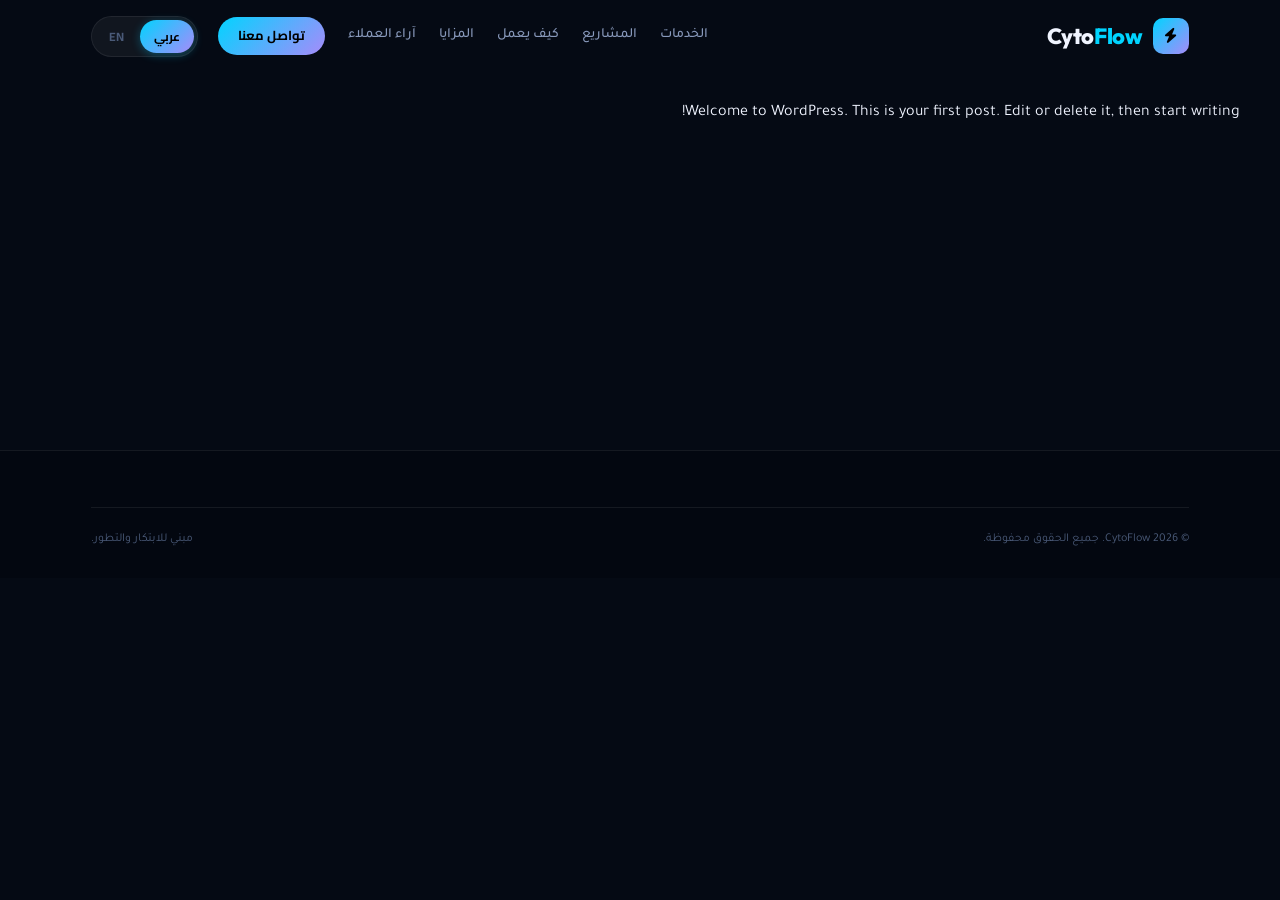
<file: hello-world/index.html>
<!DOCTYPE html>
<html lang="en-US" dir="ltr">
<head><meta charset="UTF-8">
  
  <meta name="viewport" content="width=device-width, initial-scale=1.0">
  
  <title>Hello world! – cytoflow</title>
<meta name="robots" content="max-image-preview:large">
<link rel="dns-prefetch" href="//cdnjs.cloudflare.com">
<link rel="dns-prefetch" href="//fonts.googleapis.com">
<link rel="alternate" type="application/rss+xml" title="cytoflow » Feed" href="https://yazeedb94.github.io/CytoFlow/feed/">
<link rel="alternate" type="application/rss+xml" title="cytoflow » Comments Feed" href="https://yazeedb94.github.io/CytoFlow/comments/feed/">
<link rel="alternate" type="application/rss+xml" title="cytoflow » Hello world! Comments Feed" href="https://yazeedb94.github.io/CytoFlow/hello-world/feed/">
<link rel="alternate" title="oEmbed (JSON)" type="application/json+oembed" href="https://yazeedb94.github.io/CytoFlow/wp-json/oembed/1.0/embed?url=https%3A%2F%2Fyazeedb94.github.io%2FCytoFlow%2Fhello-world%2F">
<link rel="alternate" title="oEmbed (XML)" type="text/xml+oembed" href="https://yazeedb94.github.io/CytoFlow/wp-json/oembed/1.0/embed?url=https%3A%2F%2Fyazeedb94.github.io%2FCytoFlow%2Fhello-world%2F&amp;format=xml">
<style id="wp-img-auto-sizes-contain-inline-css" type="text/css">
img:is([sizes=auto i],[sizes^="auto," i]){contain-intrinsic-size:3000px 1500px}
/*# sourceURL=wp-img-auto-sizes-contain-inline-css */
</style>
<style id="wp-emoji-styles-inline-css" type="text/css">

	img.wp-smiley, img.emoji {
		display: inline !important;
		border: none !important;
		box-shadow: none !important;
		height: 1em !important;
		width: 1em !important;
		margin: 0 0.07em !important;
		vertical-align: -0.1em !important;
		background: none !important;
		padding: 0 !important;
	}
/*# sourceURL=wp-emoji-styles-inline-css */
</style>
<style id="wp-block-library-inline-css" type="text/css">
:root{--wp-block-synced-color:#7a00df;--wp-block-synced-color--rgb:122,0,223;--wp-bound-block-color:var(--wp-block-synced-color);--wp-editor-canvas-background:#ddd;--wp-admin-theme-color:#007cba;--wp-admin-theme-color--rgb:0,124,186;--wp-admin-theme-color-darker-10:#006ba1;--wp-admin-theme-color-darker-10--rgb:0,107,160.5;--wp-admin-theme-color-darker-20:#005a87;--wp-admin-theme-color-darker-20--rgb:0,90,135;--wp-admin-border-width-focus:2px}@media (min-resolution:192dpi){:root{--wp-admin-border-width-focus:1.5px}}.wp-element-button{cursor:pointer}:root .has-very-light-gray-background-color{background-color:#eee}:root .has-very-dark-gray-background-color{background-color:#313131}:root .has-very-light-gray-color{color:#eee}:root .has-very-dark-gray-color{color:#313131}:root .has-vivid-green-cyan-to-vivid-cyan-blue-gradient-background{background:linear-gradient(135deg,#00d084,#0693e3)}:root .has-purple-crush-gradient-background{background:linear-gradient(135deg,#34e2e4,#4721fb 50%,#ab1dfe)}:root .has-hazy-dawn-gradient-background{background:linear-gradient(135deg,#faaca8,#dad0ec)}:root .has-subdued-olive-gradient-background{background:linear-gradient(135deg,#fafae1,#67a671)}:root .has-atomic-cream-gradient-background{background:linear-gradient(135deg,#fdd79a,#004a59)}:root .has-nightshade-gradient-background{background:linear-gradient(135deg,#330968,#31cdcf)}:root .has-midnight-gradient-background{background:linear-gradient(135deg,#020381,#2874fc)}:root{--wp--preset--font-size--normal:16px;--wp--preset--font-size--huge:42px}.has-regular-font-size{font-size:1em}.has-larger-font-size{font-size:2.625em}.has-normal-font-size{font-size:var(--wp--preset--font-size--normal)}.has-huge-font-size{font-size:var(--wp--preset--font-size--huge)}.has-text-align-center{text-align:center}.has-text-align-left{text-align:left}.has-text-align-right{text-align:right}.has-fit-text{white-space:nowrap!important}#end-resizable-editor-section{display:none}.aligncenter{clear:both}.items-justified-left{justify-content:flex-start}.items-justified-center{justify-content:center}.items-justified-right{justify-content:flex-end}.items-justified-space-between{justify-content:space-between}.screen-reader-text{border:0;clip-path:inset(50%);height:1px;margin:-1px;overflow:hidden;padding:0;position:absolute;width:1px;word-wrap:normal!important}.screen-reader-text:focus{background-color:#ddd;clip-path:none;color:#444;display:block;font-size:1em;height:auto;left:5px;line-height:normal;padding:15px 23px 14px;text-decoration:none;top:5px;width:auto;z-index:100000}html :where(.has-border-color){border-style:solid}html :where([style*=border-top-color]){border-top-style:solid}html :where([style*=border-right-color]){border-right-style:solid}html :where([style*=border-bottom-color]){border-bottom-style:solid}html :where([style*=border-left-color]){border-left-style:solid}html :where([style*=border-width]){border-style:solid}html :where([style*=border-top-width]){border-top-style:solid}html :where([style*=border-right-width]){border-right-style:solid}html :where([style*=border-bottom-width]){border-bottom-style:solid}html :where([style*=border-left-width]){border-left-style:solid}html :where(img[class*=wp-image-]){height:auto;max-width:100%}:where(figure){margin:0 0 1em}html :where(.is-position-sticky){--wp-admin--admin-bar--position-offset:var(--wp-admin--admin-bar--height,0px)}@media screen and (max-width:600px){html :where(.is-position-sticky){--wp-admin--admin-bar--position-offset:0px}}

/*# sourceURL=wp-block-library-inline-css */
</style>
<style id="wp-block-paragraph-inline-css" type="text/css">
.is-small-text{font-size:.875em}.is-regular-text{font-size:1em}.is-large-text{font-size:2.25em}.is-larger-text{font-size:3em}.has-drop-cap:not(:focus):first-letter{float:left;font-size:8.4em;font-style:normal;font-weight:100;line-height:.68;margin:.05em .1em 0 0;text-transform:uppercase}body.rtl .has-drop-cap:not(:focus):first-letter{float:none;margin-left:.1em}p.has-drop-cap.has-background{overflow:hidden}:root :where(p.has-background){padding:1.25em 2.375em}:where(p.has-text-color:not(.has-link-color)) a{color:inherit}p.has-text-align-left[style*="writing-mode:vertical-lr"],p.has-text-align-right[style*="writing-mode:vertical-rl"]{rotate:180deg}
/*# sourceURL=https://yazeedb94.github.io/CytoFlow/wp-includes/blocks/paragraph/style.min.css */
</style>

<style id="classic-theme-styles-inline-css" type="text/css">
/*! This file is auto-generated */
.wp-block-button__link{color:#fff;background-color:#32373c;border-radius:9999px;box-shadow:none;text-decoration:none;padding:calc(.667em + 2px) calc(1.333em + 2px);font-size:1.125em}.wp-block-file__button{background:#32373c;color:#fff;text-decoration:none}
/*# sourceURL=/wp-includes/css/classic-themes.min.css */
</style>
<style id="global-styles-inline-css" type="text/css">
:root{--wp--preset--aspect-ratio--square: 1;--wp--preset--aspect-ratio--4-3: 4/3;--wp--preset--aspect-ratio--3-4: 3/4;--wp--preset--aspect-ratio--3-2: 3/2;--wp--preset--aspect-ratio--2-3: 2/3;--wp--preset--aspect-ratio--16-9: 16/9;--wp--preset--aspect-ratio--9-16: 9/16;--wp--preset--color--black: #000000;--wp--preset--color--cyan-bluish-gray: #abb8c3;--wp--preset--color--white: #ffffff;--wp--preset--color--pale-pink: #f78da7;--wp--preset--color--vivid-red: #cf2e2e;--wp--preset--color--luminous-vivid-orange: #ff6900;--wp--preset--color--luminous-vivid-amber: #fcb900;--wp--preset--color--light-green-cyan: #7bdcb5;--wp--preset--color--vivid-green-cyan: #00d084;--wp--preset--color--pale-cyan-blue: #8ed1fc;--wp--preset--color--vivid-cyan-blue: #0693e3;--wp--preset--color--vivid-purple: #9b51e0;--wp--preset--gradient--vivid-cyan-blue-to-vivid-purple: linear-gradient(135deg,rgb(6,147,227) 0%,rgb(155,81,224) 100%);--wp--preset--gradient--light-green-cyan-to-vivid-green-cyan: linear-gradient(135deg,rgb(122,220,180) 0%,rgb(0,208,130) 100%);--wp--preset--gradient--luminous-vivid-amber-to-luminous-vivid-orange: linear-gradient(135deg,rgb(252,185,0) 0%,rgb(255,105,0) 100%);--wp--preset--gradient--luminous-vivid-orange-to-vivid-red: linear-gradient(135deg,rgb(255,105,0) 0%,rgb(207,46,46) 100%);--wp--preset--gradient--very-light-gray-to-cyan-bluish-gray: linear-gradient(135deg,rgb(238,238,238) 0%,rgb(169,184,195) 100%);--wp--preset--gradient--cool-to-warm-spectrum: linear-gradient(135deg,rgb(74,234,220) 0%,rgb(151,120,209) 20%,rgb(207,42,186) 40%,rgb(238,44,130) 60%,rgb(251,105,98) 80%,rgb(254,248,76) 100%);--wp--preset--gradient--blush-light-purple: linear-gradient(135deg,rgb(255,206,236) 0%,rgb(152,150,240) 100%);--wp--preset--gradient--blush-bordeaux: linear-gradient(135deg,rgb(254,205,165) 0%,rgb(254,45,45) 50%,rgb(107,0,62) 100%);--wp--preset--gradient--luminous-dusk: linear-gradient(135deg,rgb(255,203,112) 0%,rgb(199,81,192) 50%,rgb(65,88,208) 100%);--wp--preset--gradient--pale-ocean: linear-gradient(135deg,rgb(255,245,203) 0%,rgb(182,227,212) 50%,rgb(51,167,181) 100%);--wp--preset--gradient--electric-grass: linear-gradient(135deg,rgb(202,248,128) 0%,rgb(113,206,126) 100%);--wp--preset--gradient--midnight: linear-gradient(135deg,rgb(2,3,129) 0%,rgb(40,116,252) 100%);--wp--preset--font-size--small: 13px;--wp--preset--font-size--medium: 20px;--wp--preset--font-size--large: 36px;--wp--preset--font-size--x-large: 42px;--wp--preset--spacing--20: 0.44rem;--wp--preset--spacing--30: 0.67rem;--wp--preset--spacing--40: 1rem;--wp--preset--spacing--50: 1.5rem;--wp--preset--spacing--60: 2.25rem;--wp--preset--spacing--70: 3.38rem;--wp--preset--spacing--80: 5.06rem;--wp--preset--shadow--natural: 6px 6px 9px rgba(0, 0, 0, 0.2);--wp--preset--shadow--deep: 12px 12px 50px rgba(0, 0, 0, 0.4);--wp--preset--shadow--sharp: 6px 6px 0px rgba(0, 0, 0, 0.2);--wp--preset--shadow--outlined: 6px 6px 0px -3px rgb(255, 255, 255), 6px 6px rgb(0, 0, 0);--wp--preset--shadow--crisp: 6px 6px 0px rgb(0, 0, 0);}:where(.is-layout-flex){gap: 0.5em;}:where(.is-layout-grid){gap: 0.5em;}body .is-layout-flex{display: flex;}.is-layout-flex{flex-wrap: wrap;align-items: center;}.is-layout-flex > :is(*, div){margin: 0;}body .is-layout-grid{display: grid;}.is-layout-grid > :is(*, div){margin: 0;}:where(.wp-block-columns.is-layout-flex){gap: 2em;}:where(.wp-block-columns.is-layout-grid){gap: 2em;}:where(.wp-block-post-template.is-layout-flex){gap: 1.25em;}:where(.wp-block-post-template.is-layout-grid){gap: 1.25em;}.has-black-color{color: var(--wp--preset--color--black) !important;}.has-cyan-bluish-gray-color{color: var(--wp--preset--color--cyan-bluish-gray) !important;}.has-white-color{color: var(--wp--preset--color--white) !important;}.has-pale-pink-color{color: var(--wp--preset--color--pale-pink) !important;}.has-vivid-red-color{color: var(--wp--preset--color--vivid-red) !important;}.has-luminous-vivid-orange-color{color: var(--wp--preset--color--luminous-vivid-orange) !important;}.has-luminous-vivid-amber-color{color: var(--wp--preset--color--luminous-vivid-amber) !important;}.has-light-green-cyan-color{color: var(--wp--preset--color--light-green-cyan) !important;}.has-vivid-green-cyan-color{color: var(--wp--preset--color--vivid-green-cyan) !important;}.has-pale-cyan-blue-color{color: var(--wp--preset--color--pale-cyan-blue) !important;}.has-vivid-cyan-blue-color{color: var(--wp--preset--color--vivid-cyan-blue) !important;}.has-vivid-purple-color{color: var(--wp--preset--color--vivid-purple) !important;}.has-black-background-color{background-color: var(--wp--preset--color--black) !important;}.has-cyan-bluish-gray-background-color{background-color: var(--wp--preset--color--cyan-bluish-gray) !important;}.has-white-background-color{background-color: var(--wp--preset--color--white) !important;}.has-pale-pink-background-color{background-color: var(--wp--preset--color--pale-pink) !important;}.has-vivid-red-background-color{background-color: var(--wp--preset--color--vivid-red) !important;}.has-luminous-vivid-orange-background-color{background-color: var(--wp--preset--color--luminous-vivid-orange) !important;}.has-luminous-vivid-amber-background-color{background-color: var(--wp--preset--color--luminous-vivid-amber) !important;}.has-light-green-cyan-background-color{background-color: var(--wp--preset--color--light-green-cyan) !important;}.has-vivid-green-cyan-background-color{background-color: var(--wp--preset--color--vivid-green-cyan) !important;}.has-pale-cyan-blue-background-color{background-color: var(--wp--preset--color--pale-cyan-blue) !important;}.has-vivid-cyan-blue-background-color{background-color: var(--wp--preset--color--vivid-cyan-blue) !important;}.has-vivid-purple-background-color{background-color: var(--wp--preset--color--vivid-purple) !important;}.has-black-border-color{border-color: var(--wp--preset--color--black) !important;}.has-cyan-bluish-gray-border-color{border-color: var(--wp--preset--color--cyan-bluish-gray) !important;}.has-white-border-color{border-color: var(--wp--preset--color--white) !important;}.has-pale-pink-border-color{border-color: var(--wp--preset--color--pale-pink) !important;}.has-vivid-red-border-color{border-color: var(--wp--preset--color--vivid-red) !important;}.has-luminous-vivid-orange-border-color{border-color: var(--wp--preset--color--luminous-vivid-orange) !important;}.has-luminous-vivid-amber-border-color{border-color: var(--wp--preset--color--luminous-vivid-amber) !important;}.has-light-green-cyan-border-color{border-color: var(--wp--preset--color--light-green-cyan) !important;}.has-vivid-green-cyan-border-color{border-color: var(--wp--preset--color--vivid-green-cyan) !important;}.has-pale-cyan-blue-border-color{border-color: var(--wp--preset--color--pale-cyan-blue) !important;}.has-vivid-cyan-blue-border-color{border-color: var(--wp--preset--color--vivid-cyan-blue) !important;}.has-vivid-purple-border-color{border-color: var(--wp--preset--color--vivid-purple) !important;}.has-vivid-cyan-blue-to-vivid-purple-gradient-background{background: var(--wp--preset--gradient--vivid-cyan-blue-to-vivid-purple) !important;}.has-light-green-cyan-to-vivid-green-cyan-gradient-background{background: var(--wp--preset--gradient--light-green-cyan-to-vivid-green-cyan) !important;}.has-luminous-vivid-amber-to-luminous-vivid-orange-gradient-background{background: var(--wp--preset--gradient--luminous-vivid-amber-to-luminous-vivid-orange) !important;}.has-luminous-vivid-orange-to-vivid-red-gradient-background{background: var(--wp--preset--gradient--luminous-vivid-orange-to-vivid-red) !important;}.has-very-light-gray-to-cyan-bluish-gray-gradient-background{background: var(--wp--preset--gradient--very-light-gray-to-cyan-bluish-gray) !important;}.has-cool-to-warm-spectrum-gradient-background{background: var(--wp--preset--gradient--cool-to-warm-spectrum) !important;}.has-blush-light-purple-gradient-background{background: var(--wp--preset--gradient--blush-light-purple) !important;}.has-blush-bordeaux-gradient-background{background: var(--wp--preset--gradient--blush-bordeaux) !important;}.has-luminous-dusk-gradient-background{background: var(--wp--preset--gradient--luminous-dusk) !important;}.has-pale-ocean-gradient-background{background: var(--wp--preset--gradient--pale-ocean) !important;}.has-electric-grass-gradient-background{background: var(--wp--preset--gradient--electric-grass) !important;}.has-midnight-gradient-background{background: var(--wp--preset--gradient--midnight) !important;}.has-small-font-size{font-size: var(--wp--preset--font-size--small) !important;}.has-medium-font-size{font-size: var(--wp--preset--font-size--medium) !important;}.has-large-font-size{font-size: var(--wp--preset--font-size--large) !important;}.has-x-large-font-size{font-size: var(--wp--preset--font-size--x-large) !important;}
/*# sourceURL=global-styles-inline-css */
</style>

<link rel="stylesheet" id="fontawesome-css" href="https://cdnjs.cloudflare.com/ajax/libs/font-awesome/6.5.0/css/all.min.css?ver=6.5.0" type="text/css" media="all">
<link rel="stylesheet" id="google-fonts-css" href="https://fonts.googleapis.com/css2?family=Outfit:wght@400;600;700&amp;family=DM+Sans:wght@400;500;600&amp;family=Cairo:wght@400;600;700&amp;family=Tajawal:wght@400;500;700&amp;display=swap" type="text/css" media="all">
<link rel="stylesheet" id="cytoflow-style-css" href="https://yazeedb94.github.io/CytoFlow/wp-content/themes/cytoflow/assets/css/main.css?ver=1.0.2" type="text/css" media="all">
<link rel="https://api.w.org/" href="https://yazeedb94.github.io/CytoFlow/wp-json/"><link rel="alternate" title="JSON" type="application/json" href="https://yazeedb94.github.io/CytoFlow/wp-json/wp/v2/posts/1"><link rel="EditURI" type="application/rsd+xml" title="RSD" href="https://yazeedb94.github.io/CytoFlow/xmlrpc.php?rsd">
<meta name="generator" content="WordPress 6.9.4">
<link rel="canonical" href="https://yazeedb94.github.io/CytoFlow/hello-world/">
<link rel="shortlink" href="https://yazeedb94.github.io/CytoFlow/?p=1">
</head>
<body class="wp-singular post-template-default single single-post postid-1 single-format-standard wp-theme-cytoflow">

  <!-- ========== NAVIGATION ========== -->
  <header class="navbar" id="navbar">
    <div class="nav-container">
      <a href="https://yazeedb94.github.io/CytoFlow/" class="logo">
        <span class="logo-icon"><i class="fa-solid fa-bolt"></i></span>
        <span class="logo-text">Cyto<span class="logo-accent">Flow</span></span>
      </a>

      <nav class="nav-links" id="navLinks">
                    <a href="https://yazeedb94.github.io/CytoFlow/#services" class="nav-link" data-i18n="nav.services">الخدمات</a>
            <a href="https://yazeedb94.github.io/CytoFlow/#projects" class="nav-link" data-i18n="nav.projects">المشاريع</a>
            <a href="https://yazeedb94.github.io/CytoFlow/#how-it-works" class="nav-link" data-i18n="nav.howItWorks">كيف يعمل</a>
            <a href="https://yazeedb94.github.io/CytoFlow/#benefits" class="nav-link" data-i18n="nav.benefits">المزايا</a>
            <a href="https://yazeedb94.github.io/CytoFlow/#testimonials" class="nav-link" data-i18n="nav.testimonials">آراء العملاء</a>
            <a href="https://yazeedb94.github.io/CytoFlow/#contact" class="nav-cta" data-i18n="nav.contact">تواصل معنا</a>
              </nav>

      <!-- Language Toggle -->
      <div class="lang-toggle" id="langToggle">
        <button class="lang-btn active" data-lang="ar">عربي</button>
        <button class="lang-btn" data-lang="en">EN</button>
      </div>

      <button class="hamburger" id="hamburger" aria-label="Toggle menu">
        <span></span><span></span><span></span>
      </button>
    </div>
  </header>

<div class="container" style="padding: 100px 0; min-height: 50vh;">
    
<p>Welcome to WordPress. This is your first post. Edit or delete it, then start writing!</p>
</div>

  <footer class="footer">
    <div class="container">
      <div class="footer-bottom">
        <p>© 2026 CytoFlow. جميع الحقوق محفوظة.</p>
        <p>مبني للابتكار والتطور.</p>
      </div>
    </div>
  </footer>

  <script type="speculationrules">
{"prefetch":[{"source":"document","where":{"and":[{"href_matches":"/cytoflow/*"},{"not":{"href_matches":["/cytoflow/wp-*.php","/cytoflow/wp-admin/*","/cytoflow/wp-content/uploads/*","/cytoflow/wp-content/*","/cytoflow/wp-content/plugins/*","/cytoflow/wp-content/themes/cytoflow/*","/cytoflow/*\\?(.+)"]}},{"not":{"selector_matches":"a[rel~=\"nofollow\"]"}},{"not":{"selector_matches":".no-prefetch, .no-prefetch a"}}]},"eagerness":"conservative"}]}
</script>
<script type="text/javascript" src="https://yazeedb94.github.io/CytoFlow/wp-content/themes/cytoflow/assets/js/main.js?ver=1.0.2" id="cytoflow-main-js-js"></script>
<script type="text/javascript" src="https://yazeedb94.github.io/CytoFlow/wp-content/themes/cytoflow/assets/js/projects.js?ver=1.0.3" id="cytoflow-projects-js-js"></script>
<script id="wp-emoji-settings" type="application/json">
{"baseUrl":"https://s.w.org/images/core/emoji/17.0.2/72x72/","ext":".png","svgUrl":"https://s.w.org/images/core/emoji/17.0.2/svg/","svgExt":".svg","source":{"concatemoji":"https://yazeedb94.github.io/CytoFlow/wp-includes/js/wp-emoji-release.min.js?ver=6.9.4"}}
</script>
<script type="module">
/* <![CDATA[ */
/*! This file is auto-generated */
const a=JSON.parse(document.getElementById("wp-emoji-settings").textContent),o=(window._wpemojiSettings=a,"wpEmojiSettingsSupports"),s=["flag","emoji"];function i(e){try{var t={supportTests:e,timestamp:(new Date).valueOf()};sessionStorage.setItem(o,JSON.stringify(t))}catch(e){}}function c(e,t,n){e.clearRect(0,0,e.canvas.width,e.canvas.height),e.fillText(t,0,0);t=new Uint32Array(e.getImageData(0,0,e.canvas.width,e.canvas.height).data);e.clearRect(0,0,e.canvas.width,e.canvas.height),e.fillText(n,0,0);const a=new Uint32Array(e.getImageData(0,0,e.canvas.width,e.canvas.height).data);return t.every((e,t)=>e===a[t])}function p(e,t){e.clearRect(0,0,e.canvas.width,e.canvas.height),e.fillText(t,0,0);var n=e.getImageData(16,16,1,1);for(let e=0;e<n.data.length;e++)if(0!==n.data[e])return!1;return!0}function u(e,t,n,a){switch(t){case"flag":return n(e,"\ud83c\udff3\ufe0f\u200d\u26a7\ufe0f","\ud83c\udff3\ufe0f\u200b\u26a7\ufe0f")?!1:!n(e,"\ud83c\udde8\ud83c\uddf6","\ud83c\udde8\u200b\ud83c\uddf6")&&!n(e,"\ud83c\udff4\udb40\udc67\udb40\udc62\udb40\udc65\udb40\udc6e\udb40\udc67\udb40\udc7f","\ud83c\udff4\u200b\udb40\udc67\u200b\udb40\udc62\u200b\udb40\udc65\u200b\udb40\udc6e\u200b\udb40\udc67\u200b\udb40\udc7f");case"emoji":return!a(e,"\ud83e\u1fac8")}return!1}function f(e,t,n,a){let r;const o=(r="undefined"!=typeof WorkerGlobalScope&&self instanceof WorkerGlobalScope?new OffscreenCanvas(300,150):document.createElement("canvas")).getContext("2d",{willReadFrequently:!0}),s=(o.textBaseline="top",o.font="600 32px Arial",{});return e.forEach(e=>{s[e]=t(o,e,n,a)}),s}function r(e){var t=document.createElement("script");t.src=e,t.defer=!0,document.head.appendChild(t)}a.supports={everything:!0,everythingExceptFlag:!0},new Promise(t=>{let n=function(){try{var e=JSON.parse(sessionStorage.getItem(o));if("object"==typeof e&&"number"==typeof e.timestamp&&(new Date).valueOf()<e.timestamp+604800&&"object"==typeof e.supportTests)return e.supportTests}catch(e){}return null}();if(!n){if("undefined"!=typeof Worker&&"undefined"!=typeof OffscreenCanvas&&"undefined"!=typeof URL&&URL.createObjectURL&&"undefined"!=typeof Blob)try{var e="postMessage("+f.toString()+"("+[JSON.stringify(s),u.toString(),c.toString(),p.toString()].join(",")+"));",a=new Blob([e],{type:"text/javascript"});const r=new Worker(URL.createObjectURL(a),{name:"wpTestEmojiSupports"});return void(r.onmessage=e=>{i(n=e.data),r.terminate(),t(n)})}catch(e){}i(n=f(s,u,c,p))}t(n)}).then(e=>{for(const n in e)a.supports[n]=e[n],a.supports.everything=a.supports.everything&&a.supports[n],"flag"!==n&&(a.supports.everythingExceptFlag=a.supports.everythingExceptFlag&&a.supports[n]);var t;a.supports.everythingExceptFlag=a.supports.everythingExceptFlag&&!a.supports.flag,a.supports.everything||((t=a.source||{}).concatemoji?r(t.concatemoji):t.wpemoji&&t.twemoji&&(r(t.twemoji),r(t.wpemoji)))});
//# sourceURL=https://yazeedb94.github.io/CytoFlow/wp-includes/js/wp-emoji-loader.min.js
/* ]]> */
</script>
</body>
</html>
</file>
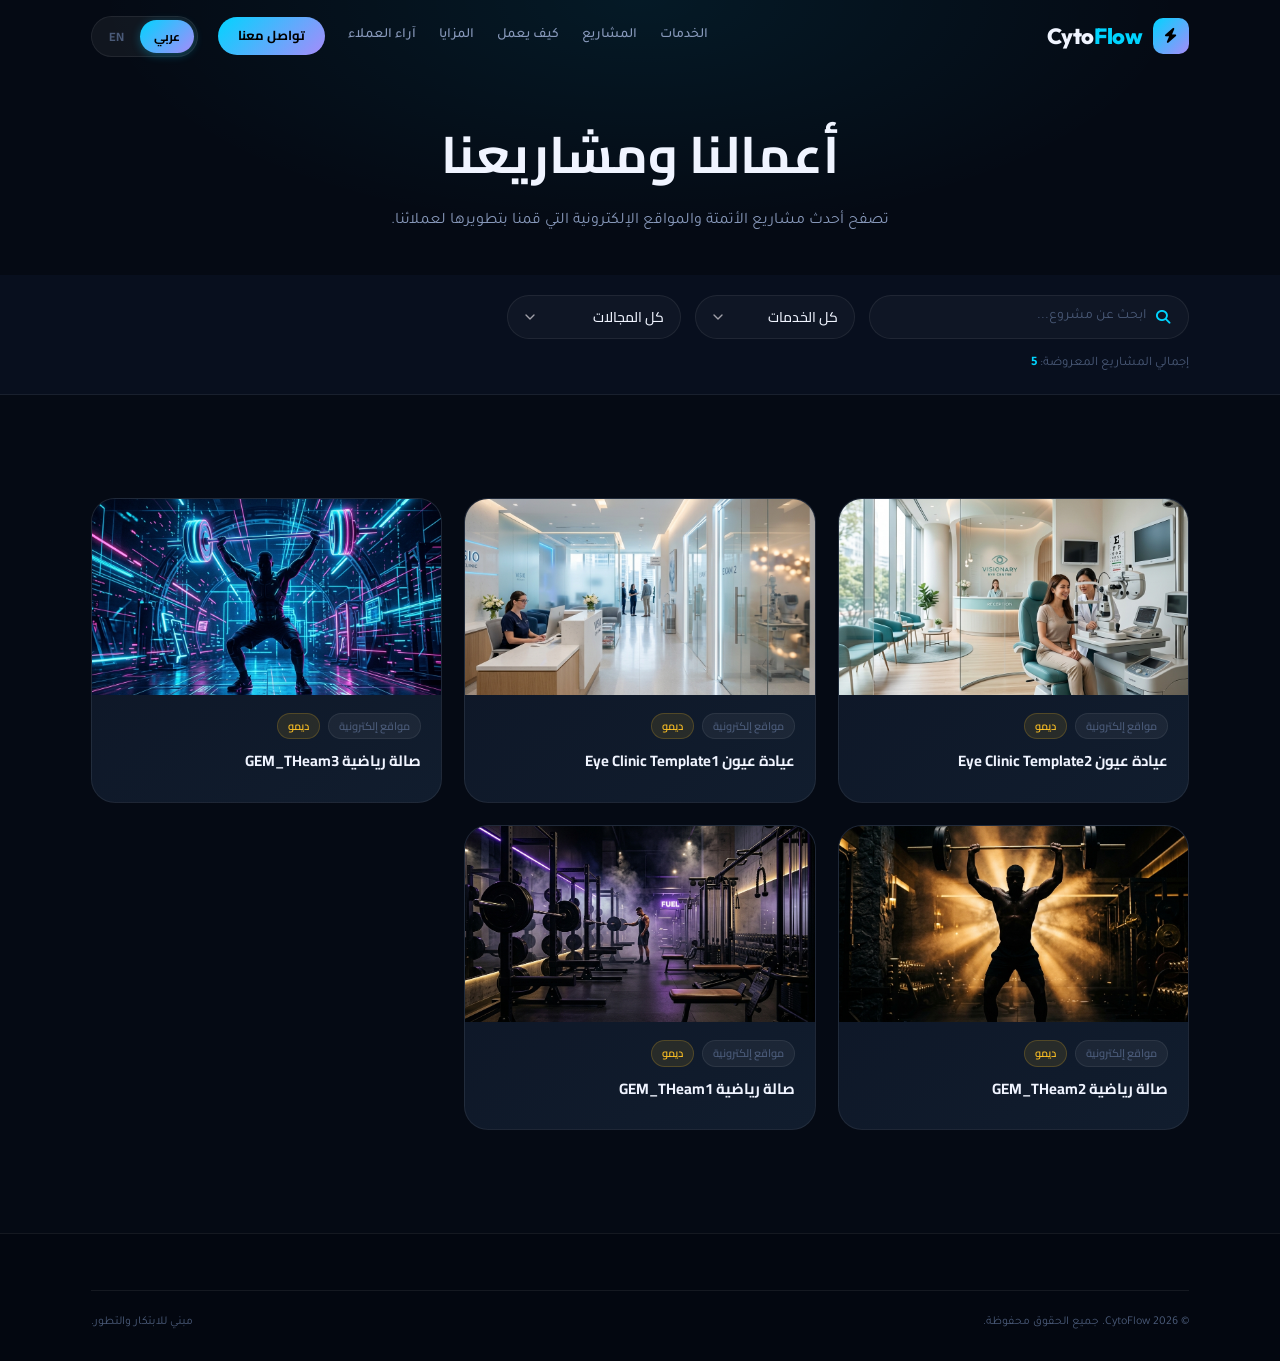
<file: projects/index.html>
<!DOCTYPE html>
<html lang="en-US" dir="ltr">
<head><meta charset="UTF-8">
  
  <meta name="viewport" content="width=device-width, initial-scale=1.0">
  
  <title>projects – cytoflow</title>
<meta name="robots" content="max-image-preview:large">
<link rel="dns-prefetch" href="//cdnjs.cloudflare.com">
<link rel="dns-prefetch" href="//fonts.googleapis.com">
<link rel="alternate" type="application/rss+xml" title="cytoflow » Feed" href="https://yazeedb94.github.io/CytoFlow/feed/">
<link rel="alternate" type="application/rss+xml" title="cytoflow » Comments Feed" href="https://yazeedb94.github.io/CytoFlow/comments/feed/">
<link rel="alternate" title="oEmbed (JSON)" type="application/json+oembed" href="https://yazeedb94.github.io/CytoFlow/wp-json/oembed/1.0/embed?url=https%3A%2F%2Fyazeedb94.github.io%2FCytoFlow%2Fprojects%2F">
<link rel="alternate" title="oEmbed (XML)" type="text/xml+oembed" href="https://yazeedb94.github.io/CytoFlow/wp-json/oembed/1.0/embed?url=https%3A%2F%2Fyazeedb94.github.io%2FCytoFlow%2Fprojects%2F&amp;format=xml">
<style id="wp-img-auto-sizes-contain-inline-css" type="text/css">
img:is([sizes=auto i],[sizes^="auto," i]){contain-intrinsic-size:3000px 1500px}
/*# sourceURL=wp-img-auto-sizes-contain-inline-css */
</style>
<style id="wp-emoji-styles-inline-css" type="text/css">

	img.wp-smiley, img.emoji {
		display: inline !important;
		border: none !important;
		box-shadow: none !important;
		height: 1em !important;
		width: 1em !important;
		margin: 0 0.07em !important;
		vertical-align: -0.1em !important;
		background: none !important;
		padding: 0 !important;
	}
/*# sourceURL=wp-emoji-styles-inline-css */
</style>
<style id="wp-block-library-inline-css" type="text/css">
:root{--wp-block-synced-color:#7a00df;--wp-block-synced-color--rgb:122,0,223;--wp-bound-block-color:var(--wp-block-synced-color);--wp-editor-canvas-background:#ddd;--wp-admin-theme-color:#007cba;--wp-admin-theme-color--rgb:0,124,186;--wp-admin-theme-color-darker-10:#006ba1;--wp-admin-theme-color-darker-10--rgb:0,107,160.5;--wp-admin-theme-color-darker-20:#005a87;--wp-admin-theme-color-darker-20--rgb:0,90,135;--wp-admin-border-width-focus:2px}@media (min-resolution:192dpi){:root{--wp-admin-border-width-focus:1.5px}}.wp-element-button{cursor:pointer}:root .has-very-light-gray-background-color{background-color:#eee}:root .has-very-dark-gray-background-color{background-color:#313131}:root .has-very-light-gray-color{color:#eee}:root .has-very-dark-gray-color{color:#313131}:root .has-vivid-green-cyan-to-vivid-cyan-blue-gradient-background{background:linear-gradient(135deg,#00d084,#0693e3)}:root .has-purple-crush-gradient-background{background:linear-gradient(135deg,#34e2e4,#4721fb 50%,#ab1dfe)}:root .has-hazy-dawn-gradient-background{background:linear-gradient(135deg,#faaca8,#dad0ec)}:root .has-subdued-olive-gradient-background{background:linear-gradient(135deg,#fafae1,#67a671)}:root .has-atomic-cream-gradient-background{background:linear-gradient(135deg,#fdd79a,#004a59)}:root .has-nightshade-gradient-background{background:linear-gradient(135deg,#330968,#31cdcf)}:root .has-midnight-gradient-background{background:linear-gradient(135deg,#020381,#2874fc)}:root{--wp--preset--font-size--normal:16px;--wp--preset--font-size--huge:42px}.has-regular-font-size{font-size:1em}.has-larger-font-size{font-size:2.625em}.has-normal-font-size{font-size:var(--wp--preset--font-size--normal)}.has-huge-font-size{font-size:var(--wp--preset--font-size--huge)}.has-text-align-center{text-align:center}.has-text-align-left{text-align:left}.has-text-align-right{text-align:right}.has-fit-text{white-space:nowrap!important}#end-resizable-editor-section{display:none}.aligncenter{clear:both}.items-justified-left{justify-content:flex-start}.items-justified-center{justify-content:center}.items-justified-right{justify-content:flex-end}.items-justified-space-between{justify-content:space-between}.screen-reader-text{border:0;clip-path:inset(50%);height:1px;margin:-1px;overflow:hidden;padding:0;position:absolute;width:1px;word-wrap:normal!important}.screen-reader-text:focus{background-color:#ddd;clip-path:none;color:#444;display:block;font-size:1em;height:auto;left:5px;line-height:normal;padding:15px 23px 14px;text-decoration:none;top:5px;width:auto;z-index:100000}html :where(.has-border-color){border-style:solid}html :where([style*=border-top-color]){border-top-style:solid}html :where([style*=border-right-color]){border-right-style:solid}html :where([style*=border-bottom-color]){border-bottom-style:solid}html :where([style*=border-left-color]){border-left-style:solid}html :where([style*=border-width]){border-style:solid}html :where([style*=border-top-width]){border-top-style:solid}html :where([style*=border-right-width]){border-right-style:solid}html :where([style*=border-bottom-width]){border-bottom-style:solid}html :where([style*=border-left-width]){border-left-style:solid}html :where(img[class*=wp-image-]){height:auto;max-width:100%}:where(figure){margin:0 0 1em}html :where(.is-position-sticky){--wp-admin--admin-bar--position-offset:var(--wp-admin--admin-bar--height,0px)}@media screen and (max-width:600px){html :where(.is-position-sticky){--wp-admin--admin-bar--position-offset:0px}}

/*# sourceURL=wp-block-library-inline-css */
</style>
<style id="classic-theme-styles-inline-css" type="text/css">
/*! This file is auto-generated */
.wp-block-button__link{color:#fff;background-color:#32373c;border-radius:9999px;box-shadow:none;text-decoration:none;padding:calc(.667em + 2px) calc(1.333em + 2px);font-size:1.125em}.wp-block-file__button{background:#32373c;color:#fff;text-decoration:none}
/*# sourceURL=/wp-includes/css/classic-themes.min.css */
</style>
<style id="global-styles-inline-css" type="text/css">
:root{--wp--preset--aspect-ratio--square: 1;--wp--preset--aspect-ratio--4-3: 4/3;--wp--preset--aspect-ratio--3-4: 3/4;--wp--preset--aspect-ratio--3-2: 3/2;--wp--preset--aspect-ratio--2-3: 2/3;--wp--preset--aspect-ratio--16-9: 16/9;--wp--preset--aspect-ratio--9-16: 9/16;--wp--preset--color--black: #000000;--wp--preset--color--cyan-bluish-gray: #abb8c3;--wp--preset--color--white: #ffffff;--wp--preset--color--pale-pink: #f78da7;--wp--preset--color--vivid-red: #cf2e2e;--wp--preset--color--luminous-vivid-orange: #ff6900;--wp--preset--color--luminous-vivid-amber: #fcb900;--wp--preset--color--light-green-cyan: #7bdcb5;--wp--preset--color--vivid-green-cyan: #00d084;--wp--preset--color--pale-cyan-blue: #8ed1fc;--wp--preset--color--vivid-cyan-blue: #0693e3;--wp--preset--color--vivid-purple: #9b51e0;--wp--preset--gradient--vivid-cyan-blue-to-vivid-purple: linear-gradient(135deg,rgb(6,147,227) 0%,rgb(155,81,224) 100%);--wp--preset--gradient--light-green-cyan-to-vivid-green-cyan: linear-gradient(135deg,rgb(122,220,180) 0%,rgb(0,208,130) 100%);--wp--preset--gradient--luminous-vivid-amber-to-luminous-vivid-orange: linear-gradient(135deg,rgb(252,185,0) 0%,rgb(255,105,0) 100%);--wp--preset--gradient--luminous-vivid-orange-to-vivid-red: linear-gradient(135deg,rgb(255,105,0) 0%,rgb(207,46,46) 100%);--wp--preset--gradient--very-light-gray-to-cyan-bluish-gray: linear-gradient(135deg,rgb(238,238,238) 0%,rgb(169,184,195) 100%);--wp--preset--gradient--cool-to-warm-spectrum: linear-gradient(135deg,rgb(74,234,220) 0%,rgb(151,120,209) 20%,rgb(207,42,186) 40%,rgb(238,44,130) 60%,rgb(251,105,98) 80%,rgb(254,248,76) 100%);--wp--preset--gradient--blush-light-purple: linear-gradient(135deg,rgb(255,206,236) 0%,rgb(152,150,240) 100%);--wp--preset--gradient--blush-bordeaux: linear-gradient(135deg,rgb(254,205,165) 0%,rgb(254,45,45) 50%,rgb(107,0,62) 100%);--wp--preset--gradient--luminous-dusk: linear-gradient(135deg,rgb(255,203,112) 0%,rgb(199,81,192) 50%,rgb(65,88,208) 100%);--wp--preset--gradient--pale-ocean: linear-gradient(135deg,rgb(255,245,203) 0%,rgb(182,227,212) 50%,rgb(51,167,181) 100%);--wp--preset--gradient--electric-grass: linear-gradient(135deg,rgb(202,248,128) 0%,rgb(113,206,126) 100%);--wp--preset--gradient--midnight: linear-gradient(135deg,rgb(2,3,129) 0%,rgb(40,116,252) 100%);--wp--preset--font-size--small: 13px;--wp--preset--font-size--medium: 20px;--wp--preset--font-size--large: 36px;--wp--preset--font-size--x-large: 42px;--wp--preset--spacing--20: 0.44rem;--wp--preset--spacing--30: 0.67rem;--wp--preset--spacing--40: 1rem;--wp--preset--spacing--50: 1.5rem;--wp--preset--spacing--60: 2.25rem;--wp--preset--spacing--70: 3.38rem;--wp--preset--spacing--80: 5.06rem;--wp--preset--shadow--natural: 6px 6px 9px rgba(0, 0, 0, 0.2);--wp--preset--shadow--deep: 12px 12px 50px rgba(0, 0, 0, 0.4);--wp--preset--shadow--sharp: 6px 6px 0px rgba(0, 0, 0, 0.2);--wp--preset--shadow--outlined: 6px 6px 0px -3px rgb(255, 255, 255), 6px 6px rgb(0, 0, 0);--wp--preset--shadow--crisp: 6px 6px 0px rgb(0, 0, 0);}:where(.is-layout-flex){gap: 0.5em;}:where(.is-layout-grid){gap: 0.5em;}body .is-layout-flex{display: flex;}.is-layout-flex{flex-wrap: wrap;align-items: center;}.is-layout-flex > :is(*, div){margin: 0;}body .is-layout-grid{display: grid;}.is-layout-grid > :is(*, div){margin: 0;}:where(.wp-block-columns.is-layout-flex){gap: 2em;}:where(.wp-block-columns.is-layout-grid){gap: 2em;}:where(.wp-block-post-template.is-layout-flex){gap: 1.25em;}:where(.wp-block-post-template.is-layout-grid){gap: 1.25em;}.has-black-color{color: var(--wp--preset--color--black) !important;}.has-cyan-bluish-gray-color{color: var(--wp--preset--color--cyan-bluish-gray) !important;}.has-white-color{color: var(--wp--preset--color--white) !important;}.has-pale-pink-color{color: var(--wp--preset--color--pale-pink) !important;}.has-vivid-red-color{color: var(--wp--preset--color--vivid-red) !important;}.has-luminous-vivid-orange-color{color: var(--wp--preset--color--luminous-vivid-orange) !important;}.has-luminous-vivid-amber-color{color: var(--wp--preset--color--luminous-vivid-amber) !important;}.has-light-green-cyan-color{color: var(--wp--preset--color--light-green-cyan) !important;}.has-vivid-green-cyan-color{color: var(--wp--preset--color--vivid-green-cyan) !important;}.has-pale-cyan-blue-color{color: var(--wp--preset--color--pale-cyan-blue) !important;}.has-vivid-cyan-blue-color{color: var(--wp--preset--color--vivid-cyan-blue) !important;}.has-vivid-purple-color{color: var(--wp--preset--color--vivid-purple) !important;}.has-black-background-color{background-color: var(--wp--preset--color--black) !important;}.has-cyan-bluish-gray-background-color{background-color: var(--wp--preset--color--cyan-bluish-gray) !important;}.has-white-background-color{background-color: var(--wp--preset--color--white) !important;}.has-pale-pink-background-color{background-color: var(--wp--preset--color--pale-pink) !important;}.has-vivid-red-background-color{background-color: var(--wp--preset--color--vivid-red) !important;}.has-luminous-vivid-orange-background-color{background-color: var(--wp--preset--color--luminous-vivid-orange) !important;}.has-luminous-vivid-amber-background-color{background-color: var(--wp--preset--color--luminous-vivid-amber) !important;}.has-light-green-cyan-background-color{background-color: var(--wp--preset--color--light-green-cyan) !important;}.has-vivid-green-cyan-background-color{background-color: var(--wp--preset--color--vivid-green-cyan) !important;}.has-pale-cyan-blue-background-color{background-color: var(--wp--preset--color--pale-cyan-blue) !important;}.has-vivid-cyan-blue-background-color{background-color: var(--wp--preset--color--vivid-cyan-blue) !important;}.has-vivid-purple-background-color{background-color: var(--wp--preset--color--vivid-purple) !important;}.has-black-border-color{border-color: var(--wp--preset--color--black) !important;}.has-cyan-bluish-gray-border-color{border-color: var(--wp--preset--color--cyan-bluish-gray) !important;}.has-white-border-color{border-color: var(--wp--preset--color--white) !important;}.has-pale-pink-border-color{border-color: var(--wp--preset--color--pale-pink) !important;}.has-vivid-red-border-color{border-color: var(--wp--preset--color--vivid-red) !important;}.has-luminous-vivid-orange-border-color{border-color: var(--wp--preset--color--luminous-vivid-orange) !important;}.has-luminous-vivid-amber-border-color{border-color: var(--wp--preset--color--luminous-vivid-amber) !important;}.has-light-green-cyan-border-color{border-color: var(--wp--preset--color--light-green-cyan) !important;}.has-vivid-green-cyan-border-color{border-color: var(--wp--preset--color--vivid-green-cyan) !important;}.has-pale-cyan-blue-border-color{border-color: var(--wp--preset--color--pale-cyan-blue) !important;}.has-vivid-cyan-blue-border-color{border-color: var(--wp--preset--color--vivid-cyan-blue) !important;}.has-vivid-purple-border-color{border-color: var(--wp--preset--color--vivid-purple) !important;}.has-vivid-cyan-blue-to-vivid-purple-gradient-background{background: var(--wp--preset--gradient--vivid-cyan-blue-to-vivid-purple) !important;}.has-light-green-cyan-to-vivid-green-cyan-gradient-background{background: var(--wp--preset--gradient--light-green-cyan-to-vivid-green-cyan) !important;}.has-luminous-vivid-amber-to-luminous-vivid-orange-gradient-background{background: var(--wp--preset--gradient--luminous-vivid-amber-to-luminous-vivid-orange) !important;}.has-luminous-vivid-orange-to-vivid-red-gradient-background{background: var(--wp--preset--gradient--luminous-vivid-orange-to-vivid-red) !important;}.has-very-light-gray-to-cyan-bluish-gray-gradient-background{background: var(--wp--preset--gradient--very-light-gray-to-cyan-bluish-gray) !important;}.has-cool-to-warm-spectrum-gradient-background{background: var(--wp--preset--gradient--cool-to-warm-spectrum) !important;}.has-blush-light-purple-gradient-background{background: var(--wp--preset--gradient--blush-light-purple) !important;}.has-blush-bordeaux-gradient-background{background: var(--wp--preset--gradient--blush-bordeaux) !important;}.has-luminous-dusk-gradient-background{background: var(--wp--preset--gradient--luminous-dusk) !important;}.has-pale-ocean-gradient-background{background: var(--wp--preset--gradient--pale-ocean) !important;}.has-electric-grass-gradient-background{background: var(--wp--preset--gradient--electric-grass) !important;}.has-midnight-gradient-background{background: var(--wp--preset--gradient--midnight) !important;}.has-small-font-size{font-size: var(--wp--preset--font-size--small) !important;}.has-medium-font-size{font-size: var(--wp--preset--font-size--medium) !important;}.has-large-font-size{font-size: var(--wp--preset--font-size--large) !important;}.has-x-large-font-size{font-size: var(--wp--preset--font-size--x-large) !important;}
/*# sourceURL=global-styles-inline-css */
</style>

<link rel="stylesheet" id="fontawesome-css" href="https://cdnjs.cloudflare.com/ajax/libs/font-awesome/6.5.0/css/all.min.css?ver=6.5.0" type="text/css" media="all">
<link rel="stylesheet" id="google-fonts-css" href="https://fonts.googleapis.com/css2?family=Outfit:wght@400;600;700&amp;family=DM+Sans:wght@400;500;600&amp;family=Cairo:wght@400;600;700&amp;family=Tajawal:wght@400;500;700&amp;display=swap" type="text/css" media="all">
<link rel="stylesheet" id="cytoflow-style-css" href="https://yazeedb94.github.io/CytoFlow/wp-content/themes/cytoflow/assets/css/main.css?ver=1.0.2" type="text/css" media="all">
<link rel="https://api.w.org/" href="https://yazeedb94.github.io/CytoFlow/wp-json/"><link rel="alternate" title="JSON" type="application/json" href="https://yazeedb94.github.io/CytoFlow/wp-json/wp/v2/pages/6"><link rel="EditURI" type="application/rsd+xml" title="RSD" href="https://yazeedb94.github.io/CytoFlow/xmlrpc.php?rsd">
<meta name="generator" content="WordPress 6.9.4">
<link rel="canonical" href="https://yazeedb94.github.io/CytoFlow/projects/">
<link rel="shortlink" href="https://yazeedb94.github.io/CytoFlow/?p=6">
</head>
<body class="wp-singular page-template page-template-page-projects page-template-page-projects-php page page-id-6 wp-theme-cytoflow">

  <!-- ========== NAVIGATION ========== -->
  <header class="navbar" id="navbar">
    <div class="nav-container">
      <a href="https://yazeedb94.github.io/CytoFlow/" class="logo">
        <span class="logo-icon"><i class="fa-solid fa-bolt"></i></span>
        <span class="logo-text">Cyto<span class="logo-accent">Flow</span></span>
      </a>

      <nav class="nav-links" id="navLinks">
                    <a href="https://yazeedb94.github.io/CytoFlow/#services" class="nav-link" data-i18n="nav.services">الخدمات</a>
            <a href="https://yazeedb94.github.io/CytoFlow/#projects" class="nav-link" data-i18n="nav.projects">المشاريع</a>
            <a href="https://yazeedb94.github.io/CytoFlow/#how-it-works" class="nav-link" data-i18n="nav.howItWorks">كيف يعمل</a>
            <a href="https://yazeedb94.github.io/CytoFlow/#benefits" class="nav-link" data-i18n="nav.benefits">المزايا</a>
            <a href="https://yazeedb94.github.io/CytoFlow/#testimonials" class="nav-link" data-i18n="nav.testimonials">آراء العملاء</a>
            <a href="https://yazeedb94.github.io/CytoFlow/#contact" class="nav-cta" data-i18n="nav.contact">تواصل معنا</a>
              </nav>

      <!-- Language Toggle -->
      <div class="lang-toggle" id="langToggle">
        <button class="lang-btn active" data-lang="ar">عربي</button>
        <button class="lang-btn" data-lang="en">EN</button>
      </div>

      <button class="hamburger" id="hamburger" aria-label="Toggle menu">
        <span></span><span></span><span></span>
      </button>
    </div>
  </header>

<!-- ========== HERO ========== -->
<section class="projects-page-hero">
  <div class="container">
    <h1 class="reveal-up">أعمالنا ومشاريعنا</h1>
    <p class="reveal-up">تصفح أحدث مشاريع الأتمتة والمواقع الإلكترونية التي قمنا بتطويرها لعملائنا.</p>
  </div>
</section>

<!-- ========== FILTER BAR ========== -->
<section class="filter-section">
  <div class="container">
    <div class="filter-inner">
      <form id="projectsFilterForm" onsubmit="event.preventDefault();">
        <div class="filter-controls" style="display:flex; gap:14px; flex-wrap:wrap; align-items:center;">

          <!-- Search -->
          <div class="search-bar" style="flex:1; min-width:250px;">
            <i class="fa-solid fa-magnifying-glass"></i>
            <input type="text" id="searchInput" name="search" placeholder="ابحث عن مشروع...">
          </div>

          <!-- Service Filter -->
          <select id="serviceSelect" name="svc_filter" class="filter-select">
            <option value="all">كل الخدمات</option>
                          <option value="5">
                أتمتة ذكية              </option>
                          <option value="6">
                تطبيقات جوال              </option>
                          <option value="2">
                مواقع إلكترونية              </option>
                      </select>

          <!-- Category Filter -->
          <select id="categorySelect" name="cat_filter" class="filter-select">
            <option value="all">كل المجالات</option>
                          <option value="7" data-service="">
                تجارة إلكترونية وتجزئة              </option>
                          <option value="9" data-service="">
                تعليم وتدريب              </option>
                          <option value="4" data-service="">
                طبي ورعاية صحية              </option>
                          <option value="8" data-service="">
                عقارات              </option>
                          <option value="10" data-service="">
                مطاعم وكافيهات              </option>
                          <option value="11" data-service="">
                نوادي رياضية وجيم              </option>
                      </select>

          <!-- Search Button (Optional for JS) -->
          <button type="submit" class="filter-btn-submit" style="display:none;">
            <i class="fa-solid fa-filter"></i> تصفية
          </button>

          <!-- Reset Button -->
          <button type="button" id="resetFilters" class="filter-btn-reset" style="display:none;">
            <i class="fa-solid fa-xmark"></i> إعادة ضبط
          </button>

        </div>

        <div style="margin-top:14px; font-size:13px; color:var(--text-muted);">
          إجمالي المشاريع المعروضة:
          <span id="projectsCount" style="color:var(--accent-blue); font-weight:700;">
            5          </span>
        </div>
      </form>
    </div>
  </div>
</section>

<!-- ========== PROJECTS GRID ========== -->
<section class="projects-main">
  <div class="container">
    <div class="projects-full-grid" id="projectsGrid">

                        
          <div class="project-card filterable-project reveal-up visible" data-service="2" data-category="4" data-name="عيادة عيون eye clinic template2">

            <div class="project-thumb">
              <img src="https://yazeedb94.github.io/CytoFlow/wp-content/uploads/2026/05/hero.jpg" alt="عيادة عيون Eye Clinic Template2">
              <div class="project-overlay">
                                  <a href="https://yazeedb94.github.io/Cytoflow-Eye-Clinic-Template2/" target="_blank" class="overlay-btn primary">
                    <i class="fa-solid fa-eye"></i> معاينة
                  </a>
                              </div>
            </div>

            <div class="project-info">
              <div class="project-meta">
                                  <span class="tag tag-cat">
                    مواقع إلكترونية                  </span>
                                                  <span class="tag tag-demo">ديمو</span>
                              </div>
              <h3 class="project-name">عيادة عيون Eye Clinic Template2</h3>
              <div class="project-desc"></div>
            </div>

          </div>
                  
          <div class="project-card filterable-project reveal-up visible" data-service="2" data-category="4" data-name="عيادة عيون eye clinic template1">

            <div class="project-thumb">
              <img src="https://yazeedb94.github.io/CytoFlow/wp-content/uploads/2026/05/hero_bg.jpg" alt="عيادة عيون Eye Clinic Template1">
              <div class="project-overlay">
                                  <a href="https://yazeedb94.github.io/Cytoflow-Eye-Clinic-Template1/" target="_blank" class="overlay-btn primary">
                    <i class="fa-solid fa-eye"></i> معاينة
                  </a>
                              </div>
            </div>

            <div class="project-info">
              <div class="project-meta">
                                  <span class="tag tag-cat">
                    مواقع إلكترونية                  </span>
                                                  <span class="tag tag-demo">ديمو</span>
                              </div>
              <h3 class="project-name">عيادة عيون Eye Clinic Template1</h3>
              <div class="project-desc"></div>
            </div>

          </div>
                  
          <div class="project-card filterable-project reveal-up visible" data-service="2" data-category="11" data-name="صالة رياضية gem_theam3">

            <div class="project-thumb">
              <img src="https://yazeedb94.github.io/CytoFlow/wp-content/uploads/2026/05/hero-bg-2.jpg" alt="صالة رياضية GEM_THeam3">
              <div class="project-overlay">
                                  <a href="https://yazeedb94.github.io/GEM_THeam3/" target="_blank" class="overlay-btn primary">
                    <i class="fa-solid fa-eye"></i> معاينة
                  </a>
                              </div>
            </div>

            <div class="project-info">
              <div class="project-meta">
                                  <span class="tag tag-cat">
                    مواقع إلكترونية                  </span>
                                                  <span class="tag tag-demo">ديمو</span>
                              </div>
              <h3 class="project-name">صالة رياضية GEM_THeam3</h3>
              <div class="project-desc"></div>
            </div>

          </div>
                  
          <div class="project-card filterable-project reveal-up visible" data-service="2" data-category="11" data-name="صالة رياضية gem_theam2">

            <div class="project-thumb">
              <img src="https://yazeedb94.github.io/CytoFlow/wp-content/uploads/2026/05/hero-bg-1.jpg" alt="صالة رياضية GEM_THeam2">
              <div class="project-overlay">
                                  <a href="https://yazeedb94.github.io/GEM_THeam2/" target="_blank" class="overlay-btn primary">
                    <i class="fa-solid fa-eye"></i> معاينة
                  </a>
                              </div>
            </div>

            <div class="project-info">
              <div class="project-meta">
                                  <span class="tag tag-cat">
                    مواقع إلكترونية                  </span>
                                                  <span class="tag tag-demo">ديمو</span>
                              </div>
              <h3 class="project-name">صالة رياضية GEM_THeam2</h3>
              <div class="project-desc"></div>
            </div>

          </div>
                  
          <div class="project-card filterable-project reveal-up visible" data-service="2" data-category="11" data-name="صالة رياضية gem_theam1">

            <div class="project-thumb">
              <img src="https://yazeedb94.github.io/CytoFlow/wp-content/uploads/2026/05/hero-bg.jpg" alt="صالة رياضية GEM_THeam1">
              <div class="project-overlay">
                                  <a href="https://yazeedb94.github.io/GEM_THeam1/" target="_blank" class="overlay-btn primary">
                    <i class="fa-solid fa-eye"></i> معاينة
                  </a>
                              </div>
            </div>

            <div class="project-info">
              <div class="project-meta">
                                  <span class="tag tag-cat">
                    مواقع إلكترونية                  </span>
                                                  <span class="tag tag-demo">ديمو</span>
                              </div>
              <h3 class="project-name">صالة رياضية GEM_THeam1</h3>
              <div class="project-desc"></div>
            </div>

          </div>
        
      
      <!-- JS No Results Fallback -->
      <div id="noResults" style="display:none; text-align:center; padding:60px 20px; color:var(--text-muted); width:100%; grid-column:1/-1;">
        <i class="fa-solid fa-folder-open" style="font-size:48px; margin-bottom:16px; opacity:0.4; display:block;"></i>
        <p>لا توجد مشاريع مطابقة للبحث أو الفلتر المحدد.</p>
        <button type="button" class="btn-ghost" onclick="document.getElementById('resetFilters').click()" style="margin-top:16px; display:inline-flex;">
          <i class="fa-solid fa-rotate-left"></i> عرض جميع المشاريع
        </button>
      </div>

    </div>
  </div>
</section>

  <footer class="footer">
    <div class="container">
      <div class="footer-bottom">
        <p>© 2026 CytoFlow. جميع الحقوق محفوظة.</p>
        <p>مبني للابتكار والتطور.</p>
      </div>
    </div>
  </footer>

  <script type="speculationrules">
{"prefetch":[{"source":"document","where":{"and":[{"href_matches":"/cytoflow/*"},{"not":{"href_matches":["/cytoflow/wp-*.php","/cytoflow/wp-admin/*","/cytoflow/wp-content/uploads/*","/cytoflow/wp-content/*","/cytoflow/wp-content/plugins/*","/cytoflow/wp-content/themes/cytoflow/*","/cytoflow/*\\?(.+)"]}},{"not":{"selector_matches":"a[rel~=\"nofollow\"]"}},{"not":{"selector_matches":".no-prefetch, .no-prefetch a"}}]},"eagerness":"conservative"}]}
</script>
<script type="text/javascript" src="https://yazeedb94.github.io/CytoFlow/wp-content/themes/cytoflow/assets/js/main.js?ver=1.0.2" id="cytoflow-main-js-js"></script>
<script type="text/javascript" src="https://yazeedb94.github.io/CytoFlow/wp-content/themes/cytoflow/assets/js/projects.js?ver=1.0.3" id="cytoflow-projects-js-js"></script>
<script id="wp-emoji-settings" type="application/json">
{"baseUrl":"https://s.w.org/images/core/emoji/17.0.2/72x72/","ext":".png","svgUrl":"https://s.w.org/images/core/emoji/17.0.2/svg/","svgExt":".svg","source":{"concatemoji":"https://yazeedb94.github.io/CytoFlow/wp-includes/js/wp-emoji-release.min.js?ver=6.9.4"}}
</script>
<script type="module">
/* <![CDATA[ */
/*! This file is auto-generated */
const a=JSON.parse(document.getElementById("wp-emoji-settings").textContent),o=(window._wpemojiSettings=a,"wpEmojiSettingsSupports"),s=["flag","emoji"];function i(e){try{var t={supportTests:e,timestamp:(new Date).valueOf()};sessionStorage.setItem(o,JSON.stringify(t))}catch(e){}}function c(e,t,n){e.clearRect(0,0,e.canvas.width,e.canvas.height),e.fillText(t,0,0);t=new Uint32Array(e.getImageData(0,0,e.canvas.width,e.canvas.height).data);e.clearRect(0,0,e.canvas.width,e.canvas.height),e.fillText(n,0,0);const a=new Uint32Array(e.getImageData(0,0,e.canvas.width,e.canvas.height).data);return t.every((e,t)=>e===a[t])}function p(e,t){e.clearRect(0,0,e.canvas.width,e.canvas.height),e.fillText(t,0,0);var n=e.getImageData(16,16,1,1);for(let e=0;e<n.data.length;e++)if(0!==n.data[e])return!1;return!0}function u(e,t,n,a){switch(t){case"flag":return n(e,"\ud83c\udff3\ufe0f\u200d\u26a7\ufe0f","\ud83c\udff3\ufe0f\u200b\u26a7\ufe0f")?!1:!n(e,"\ud83c\udde8\ud83c\uddf6","\ud83c\udde8\u200b\ud83c\uddf6")&&!n(e,"\ud83c\udff4\udb40\udc67\udb40\udc62\udb40\udc65\udb40\udc6e\udb40\udc67\udb40\udc7f","\ud83c\udff4\u200b\udb40\udc67\u200b\udb40\udc62\u200b\udb40\udc65\u200b\udb40\udc6e\u200b\udb40\udc67\u200b\udb40\udc7f");case"emoji":return!a(e,"\ud83e\u1fac8")}return!1}function f(e,t,n,a){let r;const o=(r="undefined"!=typeof WorkerGlobalScope&&self instanceof WorkerGlobalScope?new OffscreenCanvas(300,150):document.createElement("canvas")).getContext("2d",{willReadFrequently:!0}),s=(o.textBaseline="top",o.font="600 32px Arial",{});return e.forEach(e=>{s[e]=t(o,e,n,a)}),s}function r(e){var t=document.createElement("script");t.src=e,t.defer=!0,document.head.appendChild(t)}a.supports={everything:!0,everythingExceptFlag:!0},new Promise(t=>{let n=function(){try{var e=JSON.parse(sessionStorage.getItem(o));if("object"==typeof e&&"number"==typeof e.timestamp&&(new Date).valueOf()<e.timestamp+604800&&"object"==typeof e.supportTests)return e.supportTests}catch(e){}return null}();if(!n){if("undefined"!=typeof Worker&&"undefined"!=typeof OffscreenCanvas&&"undefined"!=typeof URL&&URL.createObjectURL&&"undefined"!=typeof Blob)try{var e="postMessage("+f.toString()+"("+[JSON.stringify(s),u.toString(),c.toString(),p.toString()].join(",")+"));",a=new Blob([e],{type:"text/javascript"});const r=new Worker(URL.createObjectURL(a),{name:"wpTestEmojiSupports"});return void(r.onmessage=e=>{i(n=e.data),r.terminate(),t(n)})}catch(e){}i(n=f(s,u,c,p))}t(n)}).then(e=>{for(const n in e)a.supports[n]=e[n],a.supports.everything=a.supports.everything&&a.supports[n],"flag"!==n&&(a.supports.everythingExceptFlag=a.supports.everythingExceptFlag&&a.supports[n]);var t;a.supports.everythingExceptFlag=a.supports.everythingExceptFlag&&!a.supports.flag,a.supports.everything||((t=a.source||{}).concatemoji?r(t.concatemoji):t.wpemoji&&t.twemoji&&(r(t.twemoji),r(t.wpemoji)))});
//# sourceURL=https://yazeedb94.github.io/CytoFlow/wp-includes/js/wp-emoji-loader.min.js
/* ]]> */
</script>
</body>
</html>
</file>
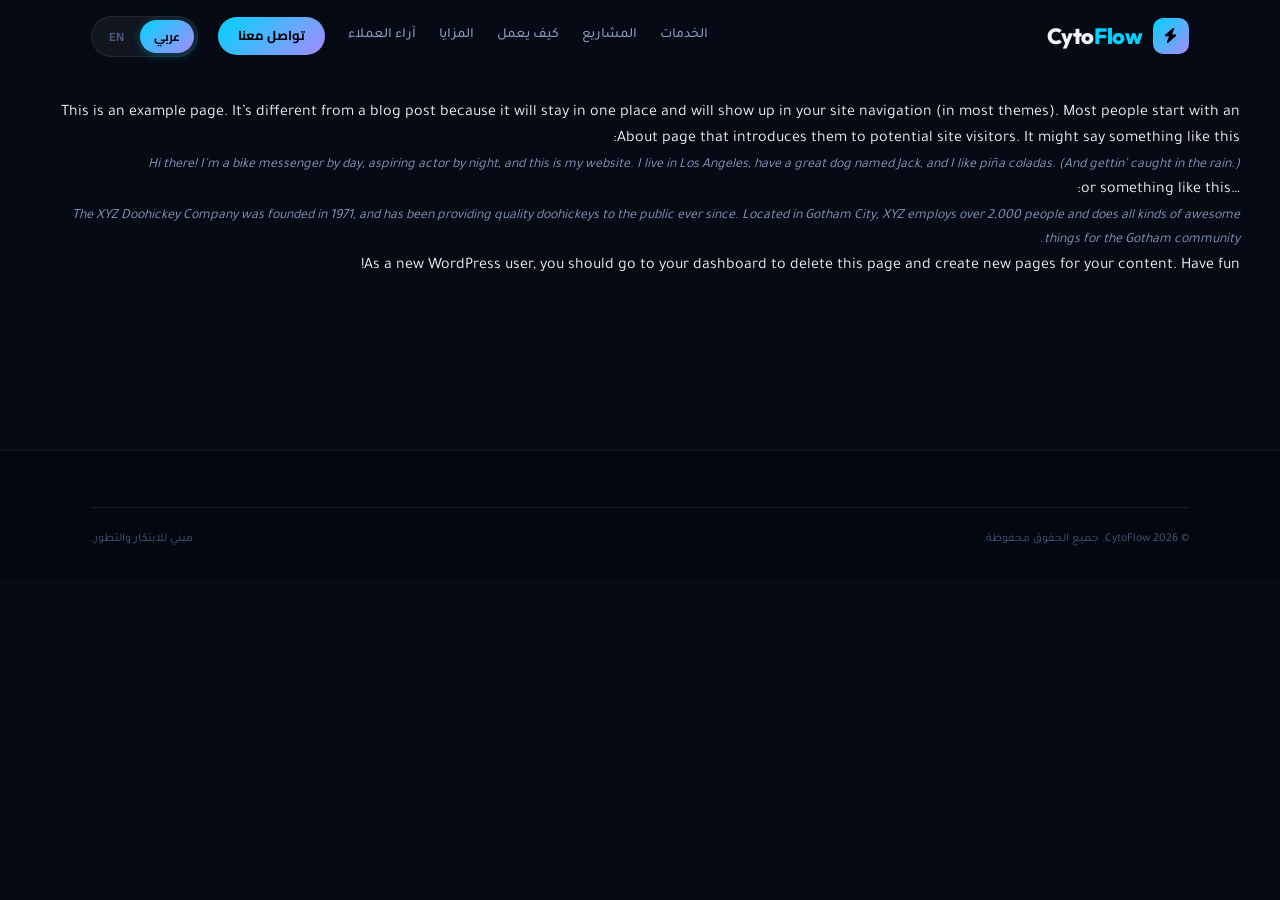
<file: sample-page/index.html>
<!DOCTYPE html>
<html lang="en-US" dir="ltr">
<head><meta charset="UTF-8">
  
  <meta name="viewport" content="width=device-width, initial-scale=1.0">
  
  <title>Sample Page – cytoflow</title>
<meta name="robots" content="max-image-preview:large">
<link rel="dns-prefetch" href="//cdnjs.cloudflare.com">
<link rel="dns-prefetch" href="//fonts.googleapis.com">
<link rel="alternate" type="application/rss+xml" title="cytoflow » Feed" href="https://yazeedb94.github.io/CytoFlow/feed/">
<link rel="alternate" type="application/rss+xml" title="cytoflow » Comments Feed" href="https://yazeedb94.github.io/CytoFlow/comments/feed/">
<link rel="alternate" type="application/rss+xml" title="cytoflow » Sample Page Comments Feed" href="https://yazeedb94.github.io/CytoFlow/sample-page/feed/">
<link rel="alternate" title="oEmbed (JSON)" type="application/json+oembed" href="https://yazeedb94.github.io/CytoFlow/wp-json/oembed/1.0/embed?url=https%3A%2F%2Fyazeedb94.github.io%2FCytoFlow%2Fsample-page%2F">
<link rel="alternate" title="oEmbed (XML)" type="text/xml+oembed" href="https://yazeedb94.github.io/CytoFlow/wp-json/oembed/1.0/embed?url=https%3A%2F%2Fyazeedb94.github.io%2FCytoFlow%2Fsample-page%2F&amp;format=xml">
<style id="wp-img-auto-sizes-contain-inline-css" type="text/css">
img:is([sizes=auto i],[sizes^="auto," i]){contain-intrinsic-size:3000px 1500px}
/*# sourceURL=wp-img-auto-sizes-contain-inline-css */
</style>
<style id="wp-emoji-styles-inline-css" type="text/css">

	img.wp-smiley, img.emoji {
		display: inline !important;
		border: none !important;
		box-shadow: none !important;
		height: 1em !important;
		width: 1em !important;
		margin: 0 0.07em !important;
		vertical-align: -0.1em !important;
		background: none !important;
		padding: 0 !important;
	}
/*# sourceURL=wp-emoji-styles-inline-css */
</style>
<style id="wp-block-library-inline-css" type="text/css">
:root{--wp-block-synced-color:#7a00df;--wp-block-synced-color--rgb:122,0,223;--wp-bound-block-color:var(--wp-block-synced-color);--wp-editor-canvas-background:#ddd;--wp-admin-theme-color:#007cba;--wp-admin-theme-color--rgb:0,124,186;--wp-admin-theme-color-darker-10:#006ba1;--wp-admin-theme-color-darker-10--rgb:0,107,160.5;--wp-admin-theme-color-darker-20:#005a87;--wp-admin-theme-color-darker-20--rgb:0,90,135;--wp-admin-border-width-focus:2px}@media (min-resolution:192dpi){:root{--wp-admin-border-width-focus:1.5px}}.wp-element-button{cursor:pointer}:root .has-very-light-gray-background-color{background-color:#eee}:root .has-very-dark-gray-background-color{background-color:#313131}:root .has-very-light-gray-color{color:#eee}:root .has-very-dark-gray-color{color:#313131}:root .has-vivid-green-cyan-to-vivid-cyan-blue-gradient-background{background:linear-gradient(135deg,#00d084,#0693e3)}:root .has-purple-crush-gradient-background{background:linear-gradient(135deg,#34e2e4,#4721fb 50%,#ab1dfe)}:root .has-hazy-dawn-gradient-background{background:linear-gradient(135deg,#faaca8,#dad0ec)}:root .has-subdued-olive-gradient-background{background:linear-gradient(135deg,#fafae1,#67a671)}:root .has-atomic-cream-gradient-background{background:linear-gradient(135deg,#fdd79a,#004a59)}:root .has-nightshade-gradient-background{background:linear-gradient(135deg,#330968,#31cdcf)}:root .has-midnight-gradient-background{background:linear-gradient(135deg,#020381,#2874fc)}:root{--wp--preset--font-size--normal:16px;--wp--preset--font-size--huge:42px}.has-regular-font-size{font-size:1em}.has-larger-font-size{font-size:2.625em}.has-normal-font-size{font-size:var(--wp--preset--font-size--normal)}.has-huge-font-size{font-size:var(--wp--preset--font-size--huge)}.has-text-align-center{text-align:center}.has-text-align-left{text-align:left}.has-text-align-right{text-align:right}.has-fit-text{white-space:nowrap!important}#end-resizable-editor-section{display:none}.aligncenter{clear:both}.items-justified-left{justify-content:flex-start}.items-justified-center{justify-content:center}.items-justified-right{justify-content:flex-end}.items-justified-space-between{justify-content:space-between}.screen-reader-text{border:0;clip-path:inset(50%);height:1px;margin:-1px;overflow:hidden;padding:0;position:absolute;width:1px;word-wrap:normal!important}.screen-reader-text:focus{background-color:#ddd;clip-path:none;color:#444;display:block;font-size:1em;height:auto;left:5px;line-height:normal;padding:15px 23px 14px;text-decoration:none;top:5px;width:auto;z-index:100000}html :where(.has-border-color){border-style:solid}html :where([style*=border-top-color]){border-top-style:solid}html :where([style*=border-right-color]){border-right-style:solid}html :where([style*=border-bottom-color]){border-bottom-style:solid}html :where([style*=border-left-color]){border-left-style:solid}html :where([style*=border-width]){border-style:solid}html :where([style*=border-top-width]){border-top-style:solid}html :where([style*=border-right-width]){border-right-style:solid}html :where([style*=border-bottom-width]){border-bottom-style:solid}html :where([style*=border-left-width]){border-left-style:solid}html :where(img[class*=wp-image-]){height:auto;max-width:100%}:where(figure){margin:0 0 1em}html :where(.is-position-sticky){--wp-admin--admin-bar--position-offset:var(--wp-admin--admin-bar--height,0px)}@media screen and (max-width:600px){html :where(.is-position-sticky){--wp-admin--admin-bar--position-offset:0px}}

/*# sourceURL=wp-block-library-inline-css */
</style>
<style id="wp-block-paragraph-inline-css" type="text/css">
.is-small-text{font-size:.875em}.is-regular-text{font-size:1em}.is-large-text{font-size:2.25em}.is-larger-text{font-size:3em}.has-drop-cap:not(:focus):first-letter{float:left;font-size:8.4em;font-style:normal;font-weight:100;line-height:.68;margin:.05em .1em 0 0;text-transform:uppercase}body.rtl .has-drop-cap:not(:focus):first-letter{float:none;margin-left:.1em}p.has-drop-cap.has-background{overflow:hidden}:root :where(p.has-background){padding:1.25em 2.375em}:where(p.has-text-color:not(.has-link-color)) a{color:inherit}p.has-text-align-left[style*="writing-mode:vertical-lr"],p.has-text-align-right[style*="writing-mode:vertical-rl"]{rotate:180deg}
/*# sourceURL=https://yazeedb94.github.io/CytoFlow/wp-includes/blocks/paragraph/style.min.css */
</style>
<style id="wp-block-quote-inline-css" type="text/css">
.wp-block-quote{box-sizing:border-box;overflow-wrap:break-word}.wp-block-quote.is-large:where(:not(.is-style-plain)),.wp-block-quote.is-style-large:where(:not(.is-style-plain)){margin-bottom:1em;padding:0 1em}.wp-block-quote.is-large:where(:not(.is-style-plain)) p,.wp-block-quote.is-style-large:where(:not(.is-style-plain)) p{font-size:1.5em;font-style:italic;line-height:1.6}.wp-block-quote.is-large:where(:not(.is-style-plain)) cite,.wp-block-quote.is-large:where(:not(.is-style-plain)) footer,.wp-block-quote.is-style-large:where(:not(.is-style-plain)) cite,.wp-block-quote.is-style-large:where(:not(.is-style-plain)) footer{font-size:1.125em;text-align:right}.wp-block-quote>cite{display:block}
/*# sourceURL=https://yazeedb94.github.io/CytoFlow/wp-includes/blocks/quote/style.min.css */
</style>

<style id="classic-theme-styles-inline-css" type="text/css">
/*! This file is auto-generated */
.wp-block-button__link{color:#fff;background-color:#32373c;border-radius:9999px;box-shadow:none;text-decoration:none;padding:calc(.667em + 2px) calc(1.333em + 2px);font-size:1.125em}.wp-block-file__button{background:#32373c;color:#fff;text-decoration:none}
/*# sourceURL=/wp-includes/css/classic-themes.min.css */
</style>
<style id="global-styles-inline-css" type="text/css">
:root{--wp--preset--aspect-ratio--square: 1;--wp--preset--aspect-ratio--4-3: 4/3;--wp--preset--aspect-ratio--3-4: 3/4;--wp--preset--aspect-ratio--3-2: 3/2;--wp--preset--aspect-ratio--2-3: 2/3;--wp--preset--aspect-ratio--16-9: 16/9;--wp--preset--aspect-ratio--9-16: 9/16;--wp--preset--color--black: #000000;--wp--preset--color--cyan-bluish-gray: #abb8c3;--wp--preset--color--white: #ffffff;--wp--preset--color--pale-pink: #f78da7;--wp--preset--color--vivid-red: #cf2e2e;--wp--preset--color--luminous-vivid-orange: #ff6900;--wp--preset--color--luminous-vivid-amber: #fcb900;--wp--preset--color--light-green-cyan: #7bdcb5;--wp--preset--color--vivid-green-cyan: #00d084;--wp--preset--color--pale-cyan-blue: #8ed1fc;--wp--preset--color--vivid-cyan-blue: #0693e3;--wp--preset--color--vivid-purple: #9b51e0;--wp--preset--gradient--vivid-cyan-blue-to-vivid-purple: linear-gradient(135deg,rgb(6,147,227) 0%,rgb(155,81,224) 100%);--wp--preset--gradient--light-green-cyan-to-vivid-green-cyan: linear-gradient(135deg,rgb(122,220,180) 0%,rgb(0,208,130) 100%);--wp--preset--gradient--luminous-vivid-amber-to-luminous-vivid-orange: linear-gradient(135deg,rgb(252,185,0) 0%,rgb(255,105,0) 100%);--wp--preset--gradient--luminous-vivid-orange-to-vivid-red: linear-gradient(135deg,rgb(255,105,0) 0%,rgb(207,46,46) 100%);--wp--preset--gradient--very-light-gray-to-cyan-bluish-gray: linear-gradient(135deg,rgb(238,238,238) 0%,rgb(169,184,195) 100%);--wp--preset--gradient--cool-to-warm-spectrum: linear-gradient(135deg,rgb(74,234,220) 0%,rgb(151,120,209) 20%,rgb(207,42,186) 40%,rgb(238,44,130) 60%,rgb(251,105,98) 80%,rgb(254,248,76) 100%);--wp--preset--gradient--blush-light-purple: linear-gradient(135deg,rgb(255,206,236) 0%,rgb(152,150,240) 100%);--wp--preset--gradient--blush-bordeaux: linear-gradient(135deg,rgb(254,205,165) 0%,rgb(254,45,45) 50%,rgb(107,0,62) 100%);--wp--preset--gradient--luminous-dusk: linear-gradient(135deg,rgb(255,203,112) 0%,rgb(199,81,192) 50%,rgb(65,88,208) 100%);--wp--preset--gradient--pale-ocean: linear-gradient(135deg,rgb(255,245,203) 0%,rgb(182,227,212) 50%,rgb(51,167,181) 100%);--wp--preset--gradient--electric-grass: linear-gradient(135deg,rgb(202,248,128) 0%,rgb(113,206,126) 100%);--wp--preset--gradient--midnight: linear-gradient(135deg,rgb(2,3,129) 0%,rgb(40,116,252) 100%);--wp--preset--font-size--small: 13px;--wp--preset--font-size--medium: 20px;--wp--preset--font-size--large: 36px;--wp--preset--font-size--x-large: 42px;--wp--preset--spacing--20: 0.44rem;--wp--preset--spacing--30: 0.67rem;--wp--preset--spacing--40: 1rem;--wp--preset--spacing--50: 1.5rem;--wp--preset--spacing--60: 2.25rem;--wp--preset--spacing--70: 3.38rem;--wp--preset--spacing--80: 5.06rem;--wp--preset--shadow--natural: 6px 6px 9px rgba(0, 0, 0, 0.2);--wp--preset--shadow--deep: 12px 12px 50px rgba(0, 0, 0, 0.4);--wp--preset--shadow--sharp: 6px 6px 0px rgba(0, 0, 0, 0.2);--wp--preset--shadow--outlined: 6px 6px 0px -3px rgb(255, 255, 255), 6px 6px rgb(0, 0, 0);--wp--preset--shadow--crisp: 6px 6px 0px rgb(0, 0, 0);}:where(.is-layout-flex){gap: 0.5em;}:where(.is-layout-grid){gap: 0.5em;}body .is-layout-flex{display: flex;}.is-layout-flex{flex-wrap: wrap;align-items: center;}.is-layout-flex > :is(*, div){margin: 0;}body .is-layout-grid{display: grid;}.is-layout-grid > :is(*, div){margin: 0;}:where(.wp-block-columns.is-layout-flex){gap: 2em;}:where(.wp-block-columns.is-layout-grid){gap: 2em;}:where(.wp-block-post-template.is-layout-flex){gap: 1.25em;}:where(.wp-block-post-template.is-layout-grid){gap: 1.25em;}.has-black-color{color: var(--wp--preset--color--black) !important;}.has-cyan-bluish-gray-color{color: var(--wp--preset--color--cyan-bluish-gray) !important;}.has-white-color{color: var(--wp--preset--color--white) !important;}.has-pale-pink-color{color: var(--wp--preset--color--pale-pink) !important;}.has-vivid-red-color{color: var(--wp--preset--color--vivid-red) !important;}.has-luminous-vivid-orange-color{color: var(--wp--preset--color--luminous-vivid-orange) !important;}.has-luminous-vivid-amber-color{color: var(--wp--preset--color--luminous-vivid-amber) !important;}.has-light-green-cyan-color{color: var(--wp--preset--color--light-green-cyan) !important;}.has-vivid-green-cyan-color{color: var(--wp--preset--color--vivid-green-cyan) !important;}.has-pale-cyan-blue-color{color: var(--wp--preset--color--pale-cyan-blue) !important;}.has-vivid-cyan-blue-color{color: var(--wp--preset--color--vivid-cyan-blue) !important;}.has-vivid-purple-color{color: var(--wp--preset--color--vivid-purple) !important;}.has-black-background-color{background-color: var(--wp--preset--color--black) !important;}.has-cyan-bluish-gray-background-color{background-color: var(--wp--preset--color--cyan-bluish-gray) !important;}.has-white-background-color{background-color: var(--wp--preset--color--white) !important;}.has-pale-pink-background-color{background-color: var(--wp--preset--color--pale-pink) !important;}.has-vivid-red-background-color{background-color: var(--wp--preset--color--vivid-red) !important;}.has-luminous-vivid-orange-background-color{background-color: var(--wp--preset--color--luminous-vivid-orange) !important;}.has-luminous-vivid-amber-background-color{background-color: var(--wp--preset--color--luminous-vivid-amber) !important;}.has-light-green-cyan-background-color{background-color: var(--wp--preset--color--light-green-cyan) !important;}.has-vivid-green-cyan-background-color{background-color: var(--wp--preset--color--vivid-green-cyan) !important;}.has-pale-cyan-blue-background-color{background-color: var(--wp--preset--color--pale-cyan-blue) !important;}.has-vivid-cyan-blue-background-color{background-color: var(--wp--preset--color--vivid-cyan-blue) !important;}.has-vivid-purple-background-color{background-color: var(--wp--preset--color--vivid-purple) !important;}.has-black-border-color{border-color: var(--wp--preset--color--black) !important;}.has-cyan-bluish-gray-border-color{border-color: var(--wp--preset--color--cyan-bluish-gray) !important;}.has-white-border-color{border-color: var(--wp--preset--color--white) !important;}.has-pale-pink-border-color{border-color: var(--wp--preset--color--pale-pink) !important;}.has-vivid-red-border-color{border-color: var(--wp--preset--color--vivid-red) !important;}.has-luminous-vivid-orange-border-color{border-color: var(--wp--preset--color--luminous-vivid-orange) !important;}.has-luminous-vivid-amber-border-color{border-color: var(--wp--preset--color--luminous-vivid-amber) !important;}.has-light-green-cyan-border-color{border-color: var(--wp--preset--color--light-green-cyan) !important;}.has-vivid-green-cyan-border-color{border-color: var(--wp--preset--color--vivid-green-cyan) !important;}.has-pale-cyan-blue-border-color{border-color: var(--wp--preset--color--pale-cyan-blue) !important;}.has-vivid-cyan-blue-border-color{border-color: var(--wp--preset--color--vivid-cyan-blue) !important;}.has-vivid-purple-border-color{border-color: var(--wp--preset--color--vivid-purple) !important;}.has-vivid-cyan-blue-to-vivid-purple-gradient-background{background: var(--wp--preset--gradient--vivid-cyan-blue-to-vivid-purple) !important;}.has-light-green-cyan-to-vivid-green-cyan-gradient-background{background: var(--wp--preset--gradient--light-green-cyan-to-vivid-green-cyan) !important;}.has-luminous-vivid-amber-to-luminous-vivid-orange-gradient-background{background: var(--wp--preset--gradient--luminous-vivid-amber-to-luminous-vivid-orange) !important;}.has-luminous-vivid-orange-to-vivid-red-gradient-background{background: var(--wp--preset--gradient--luminous-vivid-orange-to-vivid-red) !important;}.has-very-light-gray-to-cyan-bluish-gray-gradient-background{background: var(--wp--preset--gradient--very-light-gray-to-cyan-bluish-gray) !important;}.has-cool-to-warm-spectrum-gradient-background{background: var(--wp--preset--gradient--cool-to-warm-spectrum) !important;}.has-blush-light-purple-gradient-background{background: var(--wp--preset--gradient--blush-light-purple) !important;}.has-blush-bordeaux-gradient-background{background: var(--wp--preset--gradient--blush-bordeaux) !important;}.has-luminous-dusk-gradient-background{background: var(--wp--preset--gradient--luminous-dusk) !important;}.has-pale-ocean-gradient-background{background: var(--wp--preset--gradient--pale-ocean) !important;}.has-electric-grass-gradient-background{background: var(--wp--preset--gradient--electric-grass) !important;}.has-midnight-gradient-background{background: var(--wp--preset--gradient--midnight) !important;}.has-small-font-size{font-size: var(--wp--preset--font-size--small) !important;}.has-medium-font-size{font-size: var(--wp--preset--font-size--medium) !important;}.has-large-font-size{font-size: var(--wp--preset--font-size--large) !important;}.has-x-large-font-size{font-size: var(--wp--preset--font-size--x-large) !important;}
/*# sourceURL=global-styles-inline-css */
</style>

<link rel="stylesheet" id="fontawesome-css" href="https://cdnjs.cloudflare.com/ajax/libs/font-awesome/6.5.0/css/all.min.css?ver=6.5.0" type="text/css" media="all">
<link rel="stylesheet" id="google-fonts-css" href="https://fonts.googleapis.com/css2?family=Outfit:wght@400;600;700&amp;family=DM+Sans:wght@400;500;600&amp;family=Cairo:wght@400;600;700&amp;family=Tajawal:wght@400;500;700&amp;display=swap" type="text/css" media="all">
<link rel="stylesheet" id="cytoflow-style-css" href="https://yazeedb94.github.io/CytoFlow/wp-content/themes/cytoflow/assets/css/main.css?ver=1.0.2" type="text/css" media="all">
<link rel="https://api.w.org/" href="https://yazeedb94.github.io/CytoFlow/wp-json/"><link rel="alternate" title="JSON" type="application/json" href="https://yazeedb94.github.io/CytoFlow/wp-json/wp/v2/pages/2"><link rel="EditURI" type="application/rsd+xml" title="RSD" href="https://yazeedb94.github.io/CytoFlow/xmlrpc.php?rsd">
<meta name="generator" content="WordPress 6.9.4">
<link rel="canonical" href="https://yazeedb94.github.io/CytoFlow/sample-page/">
<link rel="shortlink" href="https://yazeedb94.github.io/CytoFlow/?p=2">
</head>
<body class="wp-singular page-template-default page page-id-2 wp-theme-cytoflow">

  <!-- ========== NAVIGATION ========== -->
  <header class="navbar" id="navbar">
    <div class="nav-container">
      <a href="https://yazeedb94.github.io/CytoFlow/" class="logo">
        <span class="logo-icon"><i class="fa-solid fa-bolt"></i></span>
        <span class="logo-text">Cyto<span class="logo-accent">Flow</span></span>
      </a>

      <nav class="nav-links" id="navLinks">
                    <a href="https://yazeedb94.github.io/CytoFlow/#services" class="nav-link" data-i18n="nav.services">الخدمات</a>
            <a href="https://yazeedb94.github.io/CytoFlow/#projects" class="nav-link" data-i18n="nav.projects">المشاريع</a>
            <a href="https://yazeedb94.github.io/CytoFlow/#how-it-works" class="nav-link" data-i18n="nav.howItWorks">كيف يعمل</a>
            <a href="https://yazeedb94.github.io/CytoFlow/#benefits" class="nav-link" data-i18n="nav.benefits">المزايا</a>
            <a href="https://yazeedb94.github.io/CytoFlow/#testimonials" class="nav-link" data-i18n="nav.testimonials">آراء العملاء</a>
            <a href="https://yazeedb94.github.io/CytoFlow/#contact" class="nav-cta" data-i18n="nav.contact">تواصل معنا</a>
              </nav>

      <!-- Language Toggle -->
      <div class="lang-toggle" id="langToggle">
        <button class="lang-btn active" data-lang="ar">عربي</button>
        <button class="lang-btn" data-lang="en">EN</button>
      </div>

      <button class="hamburger" id="hamburger" aria-label="Toggle menu">
        <span></span><span></span><span></span>
      </button>
    </div>
  </header>

<div class="container" style="padding: 100px 0; min-height: 50vh;">
    
<p>This is an example page. It’s different from a blog post because it will stay in one place and will show up in your site navigation (in most themes). Most people start with an About page that introduces them to potential site visitors. It might say something like this:</p>



<blockquote class="wp-block-quote is-layout-flow wp-block-quote-is-layout-flow">

<p>Hi there! I’m a bike messenger by day, aspiring actor by night, and this is my website. I live in Los Angeles, have a great dog named Jack, and I like piña coladas. (And gettin’ caught in the rain.)</p>

</blockquote>



<p>…or something like this:</p>



<blockquote class="wp-block-quote is-layout-flow wp-block-quote-is-layout-flow">

<p>The XYZ Doohickey Company was founded in 1971, and has been providing quality doohickeys to the public ever since. Located in Gotham City, XYZ employs over 2,000 people and does all kinds of awesome things for the Gotham community.</p>

</blockquote>



<p>As a new WordPress user, you should go to <a href="https://yazeedb94.github.io/CytoFlow/wp-admin/">your dashboard</a> to delete this page and create new pages for your content. Have fun!</p>
</div>

  <footer class="footer">
    <div class="container">
      <div class="footer-bottom">
        <p>© 2026 CytoFlow. جميع الحقوق محفوظة.</p>
        <p>مبني للابتكار والتطور.</p>
      </div>
    </div>
  </footer>

  <script type="speculationrules">
{"prefetch":[{"source":"document","where":{"and":[{"href_matches":"/cytoflow/*"},{"not":{"href_matches":["/cytoflow/wp-*.php","/cytoflow/wp-admin/*","/cytoflow/wp-content/uploads/*","/cytoflow/wp-content/*","/cytoflow/wp-content/plugins/*","/cytoflow/wp-content/themes/cytoflow/*","/cytoflow/*\\?(.+)"]}},{"not":{"selector_matches":"a[rel~=\"nofollow\"]"}},{"not":{"selector_matches":".no-prefetch, .no-prefetch a"}}]},"eagerness":"conservative"}]}
</script>
<script type="text/javascript" src="https://yazeedb94.github.io/CytoFlow/wp-content/themes/cytoflow/assets/js/main.js?ver=1.0.2" id="cytoflow-main-js-js"></script>
<script type="text/javascript" src="https://yazeedb94.github.io/CytoFlow/wp-content/themes/cytoflow/assets/js/projects.js?ver=1.0.3" id="cytoflow-projects-js-js"></script>
<script id="wp-emoji-settings" type="application/json">
{"baseUrl":"https://s.w.org/images/core/emoji/17.0.2/72x72/","ext":".png","svgUrl":"https://s.w.org/images/core/emoji/17.0.2/svg/","svgExt":".svg","source":{"concatemoji":"https://yazeedb94.github.io/CytoFlow/wp-includes/js/wp-emoji-release.min.js?ver=6.9.4"}}
</script>
<script type="module">
/* <![CDATA[ */
/*! This file is auto-generated */
const a=JSON.parse(document.getElementById("wp-emoji-settings").textContent),o=(window._wpemojiSettings=a,"wpEmojiSettingsSupports"),s=["flag","emoji"];function i(e){try{var t={supportTests:e,timestamp:(new Date).valueOf()};sessionStorage.setItem(o,JSON.stringify(t))}catch(e){}}function c(e,t,n){e.clearRect(0,0,e.canvas.width,e.canvas.height),e.fillText(t,0,0);t=new Uint32Array(e.getImageData(0,0,e.canvas.width,e.canvas.height).data);e.clearRect(0,0,e.canvas.width,e.canvas.height),e.fillText(n,0,0);const a=new Uint32Array(e.getImageData(0,0,e.canvas.width,e.canvas.height).data);return t.every((e,t)=>e===a[t])}function p(e,t){e.clearRect(0,0,e.canvas.width,e.canvas.height),e.fillText(t,0,0);var n=e.getImageData(16,16,1,1);for(let e=0;e<n.data.length;e++)if(0!==n.data[e])return!1;return!0}function u(e,t,n,a){switch(t){case"flag":return n(e,"\ud83c\udff3\ufe0f\u200d\u26a7\ufe0f","\ud83c\udff3\ufe0f\u200b\u26a7\ufe0f")?!1:!n(e,"\ud83c\udde8\ud83c\uddf6","\ud83c\udde8\u200b\ud83c\uddf6")&&!n(e,"\ud83c\udff4\udb40\udc67\udb40\udc62\udb40\udc65\udb40\udc6e\udb40\udc67\udb40\udc7f","\ud83c\udff4\u200b\udb40\udc67\u200b\udb40\udc62\u200b\udb40\udc65\u200b\udb40\udc6e\u200b\udb40\udc67\u200b\udb40\udc7f");case"emoji":return!a(e,"\ud83e\u1fac8")}return!1}function f(e,t,n,a){let r;const o=(r="undefined"!=typeof WorkerGlobalScope&&self instanceof WorkerGlobalScope?new OffscreenCanvas(300,150):document.createElement("canvas")).getContext("2d",{willReadFrequently:!0}),s=(o.textBaseline="top",o.font="600 32px Arial",{});return e.forEach(e=>{s[e]=t(o,e,n,a)}),s}function r(e){var t=document.createElement("script");t.src=e,t.defer=!0,document.head.appendChild(t)}a.supports={everything:!0,everythingExceptFlag:!0},new Promise(t=>{let n=function(){try{var e=JSON.parse(sessionStorage.getItem(o));if("object"==typeof e&&"number"==typeof e.timestamp&&(new Date).valueOf()<e.timestamp+604800&&"object"==typeof e.supportTests)return e.supportTests}catch(e){}return null}();if(!n){if("undefined"!=typeof Worker&&"undefined"!=typeof OffscreenCanvas&&"undefined"!=typeof URL&&URL.createObjectURL&&"undefined"!=typeof Blob)try{var e="postMessage("+f.toString()+"("+[JSON.stringify(s),u.toString(),c.toString(),p.toString()].join(",")+"));",a=new Blob([e],{type:"text/javascript"});const r=new Worker(URL.createObjectURL(a),{name:"wpTestEmojiSupports"});return void(r.onmessage=e=>{i(n=e.data),r.terminate(),t(n)})}catch(e){}i(n=f(s,u,c,p))}t(n)}).then(e=>{for(const n in e)a.supports[n]=e[n],a.supports.everything=a.supports.everything&&a.supports[n],"flag"!==n&&(a.supports.everythingExceptFlag=a.supports.everythingExceptFlag&&a.supports[n]);var t;a.supports.everythingExceptFlag=a.supports.everythingExceptFlag&&!a.supports.flag,a.supports.everything||((t=a.source||{}).concatemoji?r(t.concatemoji):t.wpemoji&&t.twemoji&&(r(t.twemoji),r(t.wpemoji)))});
//# sourceURL=https://yazeedb94.github.io/CytoFlow/wp-includes/js/wp-emoji-loader.min.js
/* ]]> */
</script>
</body>
</html>
</file>
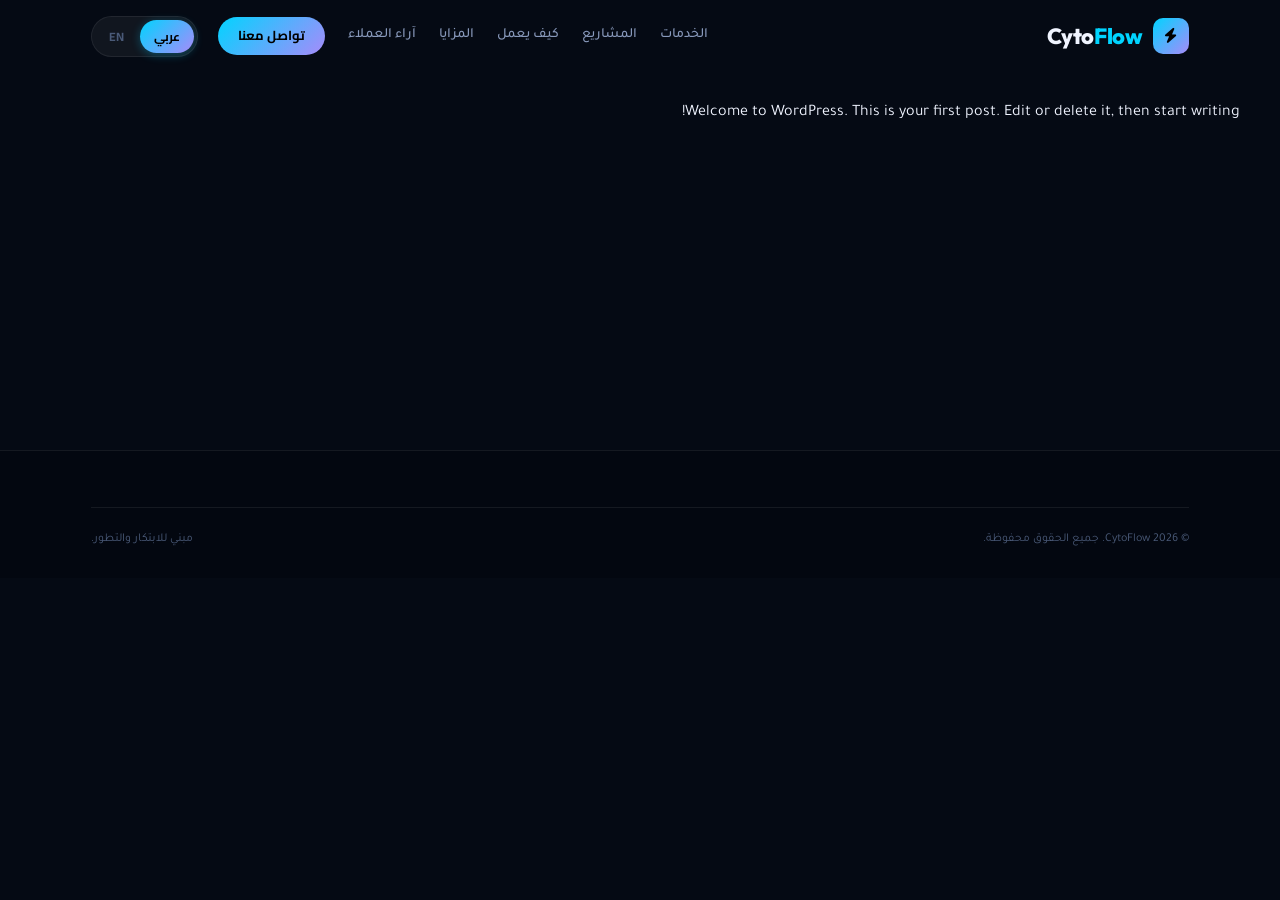
<file: author/yazeedb91/index.html>
<!DOCTYPE html>
<html lang="en-US" dir="ltr">
<head><meta charset="UTF-8">
  
  <meta name="viewport" content="width=device-width, initial-scale=1.0">
  
  <title>yazeedb91 – cytoflow</title>
<meta name="robots" content="max-image-preview:large">
<link rel="dns-prefetch" href="//cdnjs.cloudflare.com">
<link rel="dns-prefetch" href="//fonts.googleapis.com">
<link rel="alternate" type="application/rss+xml" title="cytoflow » Feed" href="https://yazeedb94.github.io/CytoFlow/feed/">
<link rel="alternate" type="application/rss+xml" title="cytoflow » Comments Feed" href="https://yazeedb94.github.io/CytoFlow/comments/feed/">
<link rel="alternate" type="application/rss+xml" title="cytoflow » Posts by yazeedb91 Feed" href="https://yazeedb94.github.io/CytoFlow/author/yazeedb91/feed/">
<style id="wp-img-auto-sizes-contain-inline-css" type="text/css">
img:is([sizes=auto i],[sizes^="auto," i]){contain-intrinsic-size:3000px 1500px}
/*# sourceURL=wp-img-auto-sizes-contain-inline-css */
</style>
<style id="wp-emoji-styles-inline-css" type="text/css">

	img.wp-smiley, img.emoji {
		display: inline !important;
		border: none !important;
		box-shadow: none !important;
		height: 1em !important;
		width: 1em !important;
		margin: 0 0.07em !important;
		vertical-align: -0.1em !important;
		background: none !important;
		padding: 0 !important;
	}
/*# sourceURL=wp-emoji-styles-inline-css */
</style>
<style id="wp-block-library-inline-css" type="text/css">
:root{--wp-block-synced-color:#7a00df;--wp-block-synced-color--rgb:122,0,223;--wp-bound-block-color:var(--wp-block-synced-color);--wp-editor-canvas-background:#ddd;--wp-admin-theme-color:#007cba;--wp-admin-theme-color--rgb:0,124,186;--wp-admin-theme-color-darker-10:#006ba1;--wp-admin-theme-color-darker-10--rgb:0,107,160.5;--wp-admin-theme-color-darker-20:#005a87;--wp-admin-theme-color-darker-20--rgb:0,90,135;--wp-admin-border-width-focus:2px}@media (min-resolution:192dpi){:root{--wp-admin-border-width-focus:1.5px}}.wp-element-button{cursor:pointer}:root .has-very-light-gray-background-color{background-color:#eee}:root .has-very-dark-gray-background-color{background-color:#313131}:root .has-very-light-gray-color{color:#eee}:root .has-very-dark-gray-color{color:#313131}:root .has-vivid-green-cyan-to-vivid-cyan-blue-gradient-background{background:linear-gradient(135deg,#00d084,#0693e3)}:root .has-purple-crush-gradient-background{background:linear-gradient(135deg,#34e2e4,#4721fb 50%,#ab1dfe)}:root .has-hazy-dawn-gradient-background{background:linear-gradient(135deg,#faaca8,#dad0ec)}:root .has-subdued-olive-gradient-background{background:linear-gradient(135deg,#fafae1,#67a671)}:root .has-atomic-cream-gradient-background{background:linear-gradient(135deg,#fdd79a,#004a59)}:root .has-nightshade-gradient-background{background:linear-gradient(135deg,#330968,#31cdcf)}:root .has-midnight-gradient-background{background:linear-gradient(135deg,#020381,#2874fc)}:root{--wp--preset--font-size--normal:16px;--wp--preset--font-size--huge:42px}.has-regular-font-size{font-size:1em}.has-larger-font-size{font-size:2.625em}.has-normal-font-size{font-size:var(--wp--preset--font-size--normal)}.has-huge-font-size{font-size:var(--wp--preset--font-size--huge)}.has-text-align-center{text-align:center}.has-text-align-left{text-align:left}.has-text-align-right{text-align:right}.has-fit-text{white-space:nowrap!important}#end-resizable-editor-section{display:none}.aligncenter{clear:both}.items-justified-left{justify-content:flex-start}.items-justified-center{justify-content:center}.items-justified-right{justify-content:flex-end}.items-justified-space-between{justify-content:space-between}.screen-reader-text{border:0;clip-path:inset(50%);height:1px;margin:-1px;overflow:hidden;padding:0;position:absolute;width:1px;word-wrap:normal!important}.screen-reader-text:focus{background-color:#ddd;clip-path:none;color:#444;display:block;font-size:1em;height:auto;left:5px;line-height:normal;padding:15px 23px 14px;text-decoration:none;top:5px;width:auto;z-index:100000}html :where(.has-border-color){border-style:solid}html :where([style*=border-top-color]){border-top-style:solid}html :where([style*=border-right-color]){border-right-style:solid}html :where([style*=border-bottom-color]){border-bottom-style:solid}html :where([style*=border-left-color]){border-left-style:solid}html :where([style*=border-width]){border-style:solid}html :where([style*=border-top-width]){border-top-style:solid}html :where([style*=border-right-width]){border-right-style:solid}html :where([style*=border-bottom-width]){border-bottom-style:solid}html :where([style*=border-left-width]){border-left-style:solid}html :where(img[class*=wp-image-]){height:auto;max-width:100%}:where(figure){margin:0 0 1em}html :where(.is-position-sticky){--wp-admin--admin-bar--position-offset:var(--wp-admin--admin-bar--height,0px)}@media screen and (max-width:600px){html :where(.is-position-sticky){--wp-admin--admin-bar--position-offset:0px}}

/*# sourceURL=wp-block-library-inline-css */
</style>
<style id="wp-block-paragraph-inline-css" type="text/css">
.is-small-text{font-size:.875em}.is-regular-text{font-size:1em}.is-large-text{font-size:2.25em}.is-larger-text{font-size:3em}.has-drop-cap:not(:focus):first-letter{float:left;font-size:8.4em;font-style:normal;font-weight:100;line-height:.68;margin:.05em .1em 0 0;text-transform:uppercase}body.rtl .has-drop-cap:not(:focus):first-letter{float:none;margin-left:.1em}p.has-drop-cap.has-background{overflow:hidden}:root :where(p.has-background){padding:1.25em 2.375em}:where(p.has-text-color:not(.has-link-color)) a{color:inherit}p.has-text-align-left[style*="writing-mode:vertical-lr"],p.has-text-align-right[style*="writing-mode:vertical-rl"]{rotate:180deg}
/*# sourceURL=https://yazeedb94.github.io/CytoFlow/wp-includes/blocks/paragraph/style.min.css */
</style>

<style id="classic-theme-styles-inline-css" type="text/css">
/*! This file is auto-generated */
.wp-block-button__link{color:#fff;background-color:#32373c;border-radius:9999px;box-shadow:none;text-decoration:none;padding:calc(.667em + 2px) calc(1.333em + 2px);font-size:1.125em}.wp-block-file__button{background:#32373c;color:#fff;text-decoration:none}
/*# sourceURL=/wp-includes/css/classic-themes.min.css */
</style>
<style id="global-styles-inline-css" type="text/css">
:root{--wp--preset--aspect-ratio--square: 1;--wp--preset--aspect-ratio--4-3: 4/3;--wp--preset--aspect-ratio--3-4: 3/4;--wp--preset--aspect-ratio--3-2: 3/2;--wp--preset--aspect-ratio--2-3: 2/3;--wp--preset--aspect-ratio--16-9: 16/9;--wp--preset--aspect-ratio--9-16: 9/16;--wp--preset--color--black: #000000;--wp--preset--color--cyan-bluish-gray: #abb8c3;--wp--preset--color--white: #ffffff;--wp--preset--color--pale-pink: #f78da7;--wp--preset--color--vivid-red: #cf2e2e;--wp--preset--color--luminous-vivid-orange: #ff6900;--wp--preset--color--luminous-vivid-amber: #fcb900;--wp--preset--color--light-green-cyan: #7bdcb5;--wp--preset--color--vivid-green-cyan: #00d084;--wp--preset--color--pale-cyan-blue: #8ed1fc;--wp--preset--color--vivid-cyan-blue: #0693e3;--wp--preset--color--vivid-purple: #9b51e0;--wp--preset--gradient--vivid-cyan-blue-to-vivid-purple: linear-gradient(135deg,rgb(6,147,227) 0%,rgb(155,81,224) 100%);--wp--preset--gradient--light-green-cyan-to-vivid-green-cyan: linear-gradient(135deg,rgb(122,220,180) 0%,rgb(0,208,130) 100%);--wp--preset--gradient--luminous-vivid-amber-to-luminous-vivid-orange: linear-gradient(135deg,rgb(252,185,0) 0%,rgb(255,105,0) 100%);--wp--preset--gradient--luminous-vivid-orange-to-vivid-red: linear-gradient(135deg,rgb(255,105,0) 0%,rgb(207,46,46) 100%);--wp--preset--gradient--very-light-gray-to-cyan-bluish-gray: linear-gradient(135deg,rgb(238,238,238) 0%,rgb(169,184,195) 100%);--wp--preset--gradient--cool-to-warm-spectrum: linear-gradient(135deg,rgb(74,234,220) 0%,rgb(151,120,209) 20%,rgb(207,42,186) 40%,rgb(238,44,130) 60%,rgb(251,105,98) 80%,rgb(254,248,76) 100%);--wp--preset--gradient--blush-light-purple: linear-gradient(135deg,rgb(255,206,236) 0%,rgb(152,150,240) 100%);--wp--preset--gradient--blush-bordeaux: linear-gradient(135deg,rgb(254,205,165) 0%,rgb(254,45,45) 50%,rgb(107,0,62) 100%);--wp--preset--gradient--luminous-dusk: linear-gradient(135deg,rgb(255,203,112) 0%,rgb(199,81,192) 50%,rgb(65,88,208) 100%);--wp--preset--gradient--pale-ocean: linear-gradient(135deg,rgb(255,245,203) 0%,rgb(182,227,212) 50%,rgb(51,167,181) 100%);--wp--preset--gradient--electric-grass: linear-gradient(135deg,rgb(202,248,128) 0%,rgb(113,206,126) 100%);--wp--preset--gradient--midnight: linear-gradient(135deg,rgb(2,3,129) 0%,rgb(40,116,252) 100%);--wp--preset--font-size--small: 13px;--wp--preset--font-size--medium: 20px;--wp--preset--font-size--large: 36px;--wp--preset--font-size--x-large: 42px;--wp--preset--spacing--20: 0.44rem;--wp--preset--spacing--30: 0.67rem;--wp--preset--spacing--40: 1rem;--wp--preset--spacing--50: 1.5rem;--wp--preset--spacing--60: 2.25rem;--wp--preset--spacing--70: 3.38rem;--wp--preset--spacing--80: 5.06rem;--wp--preset--shadow--natural: 6px 6px 9px rgba(0, 0, 0, 0.2);--wp--preset--shadow--deep: 12px 12px 50px rgba(0, 0, 0, 0.4);--wp--preset--shadow--sharp: 6px 6px 0px rgba(0, 0, 0, 0.2);--wp--preset--shadow--outlined: 6px 6px 0px -3px rgb(255, 255, 255), 6px 6px rgb(0, 0, 0);--wp--preset--shadow--crisp: 6px 6px 0px rgb(0, 0, 0);}:where(.is-layout-flex){gap: 0.5em;}:where(.is-layout-grid){gap: 0.5em;}body .is-layout-flex{display: flex;}.is-layout-flex{flex-wrap: wrap;align-items: center;}.is-layout-flex > :is(*, div){margin: 0;}body .is-layout-grid{display: grid;}.is-layout-grid > :is(*, div){margin: 0;}:where(.wp-block-columns.is-layout-flex){gap: 2em;}:where(.wp-block-columns.is-layout-grid){gap: 2em;}:where(.wp-block-post-template.is-layout-flex){gap: 1.25em;}:where(.wp-block-post-template.is-layout-grid){gap: 1.25em;}.has-black-color{color: var(--wp--preset--color--black) !important;}.has-cyan-bluish-gray-color{color: var(--wp--preset--color--cyan-bluish-gray) !important;}.has-white-color{color: var(--wp--preset--color--white) !important;}.has-pale-pink-color{color: var(--wp--preset--color--pale-pink) !important;}.has-vivid-red-color{color: var(--wp--preset--color--vivid-red) !important;}.has-luminous-vivid-orange-color{color: var(--wp--preset--color--luminous-vivid-orange) !important;}.has-luminous-vivid-amber-color{color: var(--wp--preset--color--luminous-vivid-amber) !important;}.has-light-green-cyan-color{color: var(--wp--preset--color--light-green-cyan) !important;}.has-vivid-green-cyan-color{color: var(--wp--preset--color--vivid-green-cyan) !important;}.has-pale-cyan-blue-color{color: var(--wp--preset--color--pale-cyan-blue) !important;}.has-vivid-cyan-blue-color{color: var(--wp--preset--color--vivid-cyan-blue) !important;}.has-vivid-purple-color{color: var(--wp--preset--color--vivid-purple) !important;}.has-black-background-color{background-color: var(--wp--preset--color--black) !important;}.has-cyan-bluish-gray-background-color{background-color: var(--wp--preset--color--cyan-bluish-gray) !important;}.has-white-background-color{background-color: var(--wp--preset--color--white) !important;}.has-pale-pink-background-color{background-color: var(--wp--preset--color--pale-pink) !important;}.has-vivid-red-background-color{background-color: var(--wp--preset--color--vivid-red) !important;}.has-luminous-vivid-orange-background-color{background-color: var(--wp--preset--color--luminous-vivid-orange) !important;}.has-luminous-vivid-amber-background-color{background-color: var(--wp--preset--color--luminous-vivid-amber) !important;}.has-light-green-cyan-background-color{background-color: var(--wp--preset--color--light-green-cyan) !important;}.has-vivid-green-cyan-background-color{background-color: var(--wp--preset--color--vivid-green-cyan) !important;}.has-pale-cyan-blue-background-color{background-color: var(--wp--preset--color--pale-cyan-blue) !important;}.has-vivid-cyan-blue-background-color{background-color: var(--wp--preset--color--vivid-cyan-blue) !important;}.has-vivid-purple-background-color{background-color: var(--wp--preset--color--vivid-purple) !important;}.has-black-border-color{border-color: var(--wp--preset--color--black) !important;}.has-cyan-bluish-gray-border-color{border-color: var(--wp--preset--color--cyan-bluish-gray) !important;}.has-white-border-color{border-color: var(--wp--preset--color--white) !important;}.has-pale-pink-border-color{border-color: var(--wp--preset--color--pale-pink) !important;}.has-vivid-red-border-color{border-color: var(--wp--preset--color--vivid-red) !important;}.has-luminous-vivid-orange-border-color{border-color: var(--wp--preset--color--luminous-vivid-orange) !important;}.has-luminous-vivid-amber-border-color{border-color: var(--wp--preset--color--luminous-vivid-amber) !important;}.has-light-green-cyan-border-color{border-color: var(--wp--preset--color--light-green-cyan) !important;}.has-vivid-green-cyan-border-color{border-color: var(--wp--preset--color--vivid-green-cyan) !important;}.has-pale-cyan-blue-border-color{border-color: var(--wp--preset--color--pale-cyan-blue) !important;}.has-vivid-cyan-blue-border-color{border-color: var(--wp--preset--color--vivid-cyan-blue) !important;}.has-vivid-purple-border-color{border-color: var(--wp--preset--color--vivid-purple) !important;}.has-vivid-cyan-blue-to-vivid-purple-gradient-background{background: var(--wp--preset--gradient--vivid-cyan-blue-to-vivid-purple) !important;}.has-light-green-cyan-to-vivid-green-cyan-gradient-background{background: var(--wp--preset--gradient--light-green-cyan-to-vivid-green-cyan) !important;}.has-luminous-vivid-amber-to-luminous-vivid-orange-gradient-background{background: var(--wp--preset--gradient--luminous-vivid-amber-to-luminous-vivid-orange) !important;}.has-luminous-vivid-orange-to-vivid-red-gradient-background{background: var(--wp--preset--gradient--luminous-vivid-orange-to-vivid-red) !important;}.has-very-light-gray-to-cyan-bluish-gray-gradient-background{background: var(--wp--preset--gradient--very-light-gray-to-cyan-bluish-gray) !important;}.has-cool-to-warm-spectrum-gradient-background{background: var(--wp--preset--gradient--cool-to-warm-spectrum) !important;}.has-blush-light-purple-gradient-background{background: var(--wp--preset--gradient--blush-light-purple) !important;}.has-blush-bordeaux-gradient-background{background: var(--wp--preset--gradient--blush-bordeaux) !important;}.has-luminous-dusk-gradient-background{background: var(--wp--preset--gradient--luminous-dusk) !important;}.has-pale-ocean-gradient-background{background: var(--wp--preset--gradient--pale-ocean) !important;}.has-electric-grass-gradient-background{background: var(--wp--preset--gradient--electric-grass) !important;}.has-midnight-gradient-background{background: var(--wp--preset--gradient--midnight) !important;}.has-small-font-size{font-size: var(--wp--preset--font-size--small) !important;}.has-medium-font-size{font-size: var(--wp--preset--font-size--medium) !important;}.has-large-font-size{font-size: var(--wp--preset--font-size--large) !important;}.has-x-large-font-size{font-size: var(--wp--preset--font-size--x-large) !important;}
/*# sourceURL=global-styles-inline-css */
</style>

<link rel="stylesheet" id="fontawesome-css" href="https://cdnjs.cloudflare.com/ajax/libs/font-awesome/6.5.0/css/all.min.css?ver=6.5.0" type="text/css" media="all">
<link rel="stylesheet" id="google-fonts-css" href="https://fonts.googleapis.com/css2?family=Outfit:wght@400;600;700&amp;family=DM+Sans:wght@400;500;600&amp;family=Cairo:wght@400;600;700&amp;family=Tajawal:wght@400;500;700&amp;display=swap" type="text/css" media="all">
<link rel="stylesheet" id="cytoflow-style-css" href="https://yazeedb94.github.io/CytoFlow/wp-content/themes/cytoflow/assets/css/main.css?ver=1.0.2" type="text/css" media="all">
<link rel="https://api.w.org/" href="https://yazeedb94.github.io/CytoFlow/wp-json/"><link rel="alternate" title="JSON" type="application/json" href="https://yazeedb94.github.io/CytoFlow/wp-json/wp/v2/users/1"><link rel="EditURI" type="application/rsd+xml" title="RSD" href="https://yazeedb94.github.io/CytoFlow/xmlrpc.php?rsd">
<meta name="generator" content="WordPress 6.9.4">
</head>
<body class="archive author author-yazeedb91 author-1 wp-theme-cytoflow">

  <!-- ========== NAVIGATION ========== -->
  <header class="navbar" id="navbar">
    <div class="nav-container">
      <a href="https://yazeedb94.github.io/CytoFlow/" class="logo">
        <span class="logo-icon"><i class="fa-solid fa-bolt"></i></span>
        <span class="logo-text">Cyto<span class="logo-accent">Flow</span></span>
      </a>

      <nav class="nav-links" id="navLinks">
                    <a href="https://yazeedb94.github.io/CytoFlow/#services" class="nav-link" data-i18n="nav.services">الخدمات</a>
            <a href="https://yazeedb94.github.io/CytoFlow/#projects" class="nav-link" data-i18n="nav.projects">المشاريع</a>
            <a href="https://yazeedb94.github.io/CytoFlow/#how-it-works" class="nav-link" data-i18n="nav.howItWorks">كيف يعمل</a>
            <a href="https://yazeedb94.github.io/CytoFlow/#benefits" class="nav-link" data-i18n="nav.benefits">المزايا</a>
            <a href="https://yazeedb94.github.io/CytoFlow/#testimonials" class="nav-link" data-i18n="nav.testimonials">آراء العملاء</a>
            <a href="https://yazeedb94.github.io/CytoFlow/#contact" class="nav-cta" data-i18n="nav.contact">تواصل معنا</a>
              </nav>

      <!-- Language Toggle -->
      <div class="lang-toggle" id="langToggle">
        <button class="lang-btn active" data-lang="ar">عربي</button>
        <button class="lang-btn" data-lang="en">EN</button>
      </div>

      <button class="hamburger" id="hamburger" aria-label="Toggle menu">
        <span></span><span></span><span></span>
      </button>
    </div>
  </header>

<div class="container" style="padding: 100px 0; min-height: 50vh;">
    
<p>Welcome to WordPress. This is your first post. Edit or delete it, then start writing!</p>
</div>

  <footer class="footer">
    <div class="container">
      <div class="footer-bottom">
        <p>© 2026 CytoFlow. جميع الحقوق محفوظة.</p>
        <p>مبني للابتكار والتطور.</p>
      </div>
    </div>
  </footer>

  <script type="speculationrules">
{"prefetch":[{"source":"document","where":{"and":[{"href_matches":"/cytoflow/*"},{"not":{"href_matches":["/cytoflow/wp-*.php","/cytoflow/wp-admin/*","/cytoflow/wp-content/uploads/*","/cytoflow/wp-content/*","/cytoflow/wp-content/plugins/*","/cytoflow/wp-content/themes/cytoflow/*","/cytoflow/*\\?(.+)"]}},{"not":{"selector_matches":"a[rel~=\"nofollow\"]"}},{"not":{"selector_matches":".no-prefetch, .no-prefetch a"}}]},"eagerness":"conservative"}]}
</script>
<script type="text/javascript" src="https://yazeedb94.github.io/CytoFlow/wp-content/themes/cytoflow/assets/js/main.js?ver=1.0.2" id="cytoflow-main-js-js"></script>
<script type="text/javascript" src="https://yazeedb94.github.io/CytoFlow/wp-content/themes/cytoflow/assets/js/projects.js?ver=1.0.3" id="cytoflow-projects-js-js"></script>
<script id="wp-emoji-settings" type="application/json">
{"baseUrl":"https://s.w.org/images/core/emoji/17.0.2/72x72/","ext":".png","svgUrl":"https://s.w.org/images/core/emoji/17.0.2/svg/","svgExt":".svg","source":{"concatemoji":"https://yazeedb94.github.io/CytoFlow/wp-includes/js/wp-emoji-release.min.js?ver=6.9.4"}}
</script>
<script type="module">
/* <![CDATA[ */
/*! This file is auto-generated */
const a=JSON.parse(document.getElementById("wp-emoji-settings").textContent),o=(window._wpemojiSettings=a,"wpEmojiSettingsSupports"),s=["flag","emoji"];function i(e){try{var t={supportTests:e,timestamp:(new Date).valueOf()};sessionStorage.setItem(o,JSON.stringify(t))}catch(e){}}function c(e,t,n){e.clearRect(0,0,e.canvas.width,e.canvas.height),e.fillText(t,0,0);t=new Uint32Array(e.getImageData(0,0,e.canvas.width,e.canvas.height).data);e.clearRect(0,0,e.canvas.width,e.canvas.height),e.fillText(n,0,0);const a=new Uint32Array(e.getImageData(0,0,e.canvas.width,e.canvas.height).data);return t.every((e,t)=>e===a[t])}function p(e,t){e.clearRect(0,0,e.canvas.width,e.canvas.height),e.fillText(t,0,0);var n=e.getImageData(16,16,1,1);for(let e=0;e<n.data.length;e++)if(0!==n.data[e])return!1;return!0}function u(e,t,n,a){switch(t){case"flag":return n(e,"\ud83c\udff3\ufe0f\u200d\u26a7\ufe0f","\ud83c\udff3\ufe0f\u200b\u26a7\ufe0f")?!1:!n(e,"\ud83c\udde8\ud83c\uddf6","\ud83c\udde8\u200b\ud83c\uddf6")&&!n(e,"\ud83c\udff4\udb40\udc67\udb40\udc62\udb40\udc65\udb40\udc6e\udb40\udc67\udb40\udc7f","\ud83c\udff4\u200b\udb40\udc67\u200b\udb40\udc62\u200b\udb40\udc65\u200b\udb40\udc6e\u200b\udb40\udc67\u200b\udb40\udc7f");case"emoji":return!a(e,"\ud83e\u1fac8")}return!1}function f(e,t,n,a){let r;const o=(r="undefined"!=typeof WorkerGlobalScope&&self instanceof WorkerGlobalScope?new OffscreenCanvas(300,150):document.createElement("canvas")).getContext("2d",{willReadFrequently:!0}),s=(o.textBaseline="top",o.font="600 32px Arial",{});return e.forEach(e=>{s[e]=t(o,e,n,a)}),s}function r(e){var t=document.createElement("script");t.src=e,t.defer=!0,document.head.appendChild(t)}a.supports={everything:!0,everythingExceptFlag:!0},new Promise(t=>{let n=function(){try{var e=JSON.parse(sessionStorage.getItem(o));if("object"==typeof e&&"number"==typeof e.timestamp&&(new Date).valueOf()<e.timestamp+604800&&"object"==typeof e.supportTests)return e.supportTests}catch(e){}return null}();if(!n){if("undefined"!=typeof Worker&&"undefined"!=typeof OffscreenCanvas&&"undefined"!=typeof URL&&URL.createObjectURL&&"undefined"!=typeof Blob)try{var e="postMessage("+f.toString()+"("+[JSON.stringify(s),u.toString(),c.toString(),p.toString()].join(",")+"));",a=new Blob([e],{type:"text/javascript"});const r=new Worker(URL.createObjectURL(a),{name:"wpTestEmojiSupports"});return void(r.onmessage=e=>{i(n=e.data),r.terminate(),t(n)})}catch(e){}i(n=f(s,u,c,p))}t(n)}).then(e=>{for(const n in e)a.supports[n]=e[n],a.supports.everything=a.supports.everything&&a.supports[n],"flag"!==n&&(a.supports.everythingExceptFlag=a.supports.everythingExceptFlag&&a.supports[n]);var t;a.supports.everythingExceptFlag=a.supports.everythingExceptFlag&&!a.supports.flag,a.supports.everything||((t=a.source||{}).concatemoji?r(t.concatemoji):t.wpemoji&&t.twemoji&&(r(t.twemoji),r(t.wpemoji)))});
//# sourceURL=https://yazeedb94.github.io/CytoFlow/wp-includes/js/wp-emoji-loader.min.js
/* ]]> */
</script>
</body>
</html>
</file>
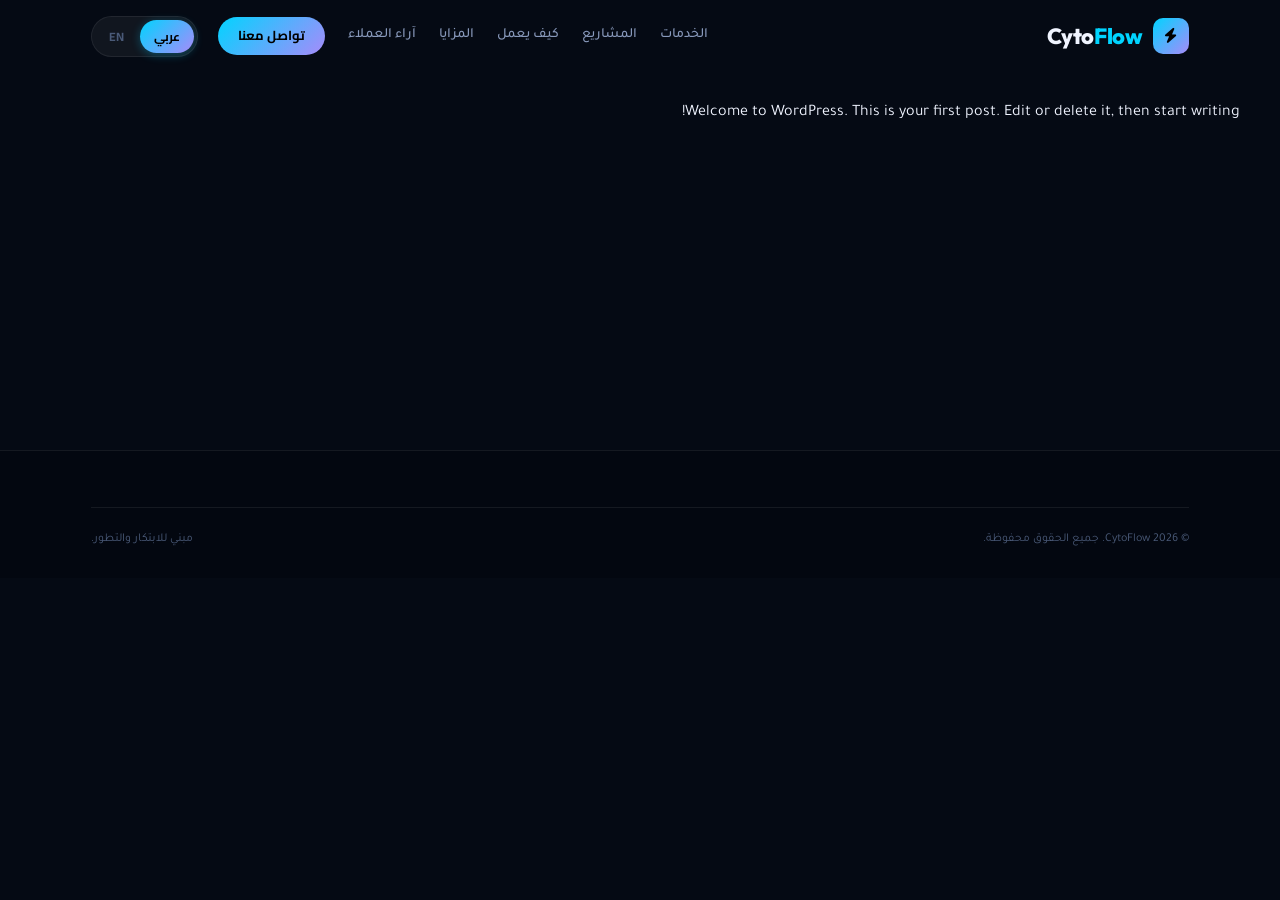
<file: category/uncategorized/index.html>
<!DOCTYPE html>
<html lang="en-US" dir="ltr">
<head><meta charset="UTF-8">
  
  <meta name="viewport" content="width=device-width, initial-scale=1.0">
  
  <title>Uncategorized – cytoflow</title>
<meta name="robots" content="max-image-preview:large">
<link rel="dns-prefetch" href="//cdnjs.cloudflare.com">
<link rel="dns-prefetch" href="//fonts.googleapis.com">
<link rel="alternate" type="application/rss+xml" title="cytoflow » Feed" href="https://yazeedb94.github.io/CytoFlow/feed/">
<link rel="alternate" type="application/rss+xml" title="cytoflow » Comments Feed" href="https://yazeedb94.github.io/CytoFlow/comments/feed/">
<link rel="alternate" type="application/rss+xml" title="cytoflow » Uncategorized Category Feed" href="https://yazeedb94.github.io/CytoFlow/category/uncategorized/feed/">
<style id="wp-img-auto-sizes-contain-inline-css" type="text/css">
img:is([sizes=auto i],[sizes^="auto," i]){contain-intrinsic-size:3000px 1500px}
/*# sourceURL=wp-img-auto-sizes-contain-inline-css */
</style>
<style id="wp-emoji-styles-inline-css" type="text/css">

	img.wp-smiley, img.emoji {
		display: inline !important;
		border: none !important;
		box-shadow: none !important;
		height: 1em !important;
		width: 1em !important;
		margin: 0 0.07em !important;
		vertical-align: -0.1em !important;
		background: none !important;
		padding: 0 !important;
	}
/*# sourceURL=wp-emoji-styles-inline-css */
</style>
<style id="wp-block-library-inline-css" type="text/css">
:root{--wp-block-synced-color:#7a00df;--wp-block-synced-color--rgb:122,0,223;--wp-bound-block-color:var(--wp-block-synced-color);--wp-editor-canvas-background:#ddd;--wp-admin-theme-color:#007cba;--wp-admin-theme-color--rgb:0,124,186;--wp-admin-theme-color-darker-10:#006ba1;--wp-admin-theme-color-darker-10--rgb:0,107,160.5;--wp-admin-theme-color-darker-20:#005a87;--wp-admin-theme-color-darker-20--rgb:0,90,135;--wp-admin-border-width-focus:2px}@media (min-resolution:192dpi){:root{--wp-admin-border-width-focus:1.5px}}.wp-element-button{cursor:pointer}:root .has-very-light-gray-background-color{background-color:#eee}:root .has-very-dark-gray-background-color{background-color:#313131}:root .has-very-light-gray-color{color:#eee}:root .has-very-dark-gray-color{color:#313131}:root .has-vivid-green-cyan-to-vivid-cyan-blue-gradient-background{background:linear-gradient(135deg,#00d084,#0693e3)}:root .has-purple-crush-gradient-background{background:linear-gradient(135deg,#34e2e4,#4721fb 50%,#ab1dfe)}:root .has-hazy-dawn-gradient-background{background:linear-gradient(135deg,#faaca8,#dad0ec)}:root .has-subdued-olive-gradient-background{background:linear-gradient(135deg,#fafae1,#67a671)}:root .has-atomic-cream-gradient-background{background:linear-gradient(135deg,#fdd79a,#004a59)}:root .has-nightshade-gradient-background{background:linear-gradient(135deg,#330968,#31cdcf)}:root .has-midnight-gradient-background{background:linear-gradient(135deg,#020381,#2874fc)}:root{--wp--preset--font-size--normal:16px;--wp--preset--font-size--huge:42px}.has-regular-font-size{font-size:1em}.has-larger-font-size{font-size:2.625em}.has-normal-font-size{font-size:var(--wp--preset--font-size--normal)}.has-huge-font-size{font-size:var(--wp--preset--font-size--huge)}.has-text-align-center{text-align:center}.has-text-align-left{text-align:left}.has-text-align-right{text-align:right}.has-fit-text{white-space:nowrap!important}#end-resizable-editor-section{display:none}.aligncenter{clear:both}.items-justified-left{justify-content:flex-start}.items-justified-center{justify-content:center}.items-justified-right{justify-content:flex-end}.items-justified-space-between{justify-content:space-between}.screen-reader-text{border:0;clip-path:inset(50%);height:1px;margin:-1px;overflow:hidden;padding:0;position:absolute;width:1px;word-wrap:normal!important}.screen-reader-text:focus{background-color:#ddd;clip-path:none;color:#444;display:block;font-size:1em;height:auto;left:5px;line-height:normal;padding:15px 23px 14px;text-decoration:none;top:5px;width:auto;z-index:100000}html :where(.has-border-color){border-style:solid}html :where([style*=border-top-color]){border-top-style:solid}html :where([style*=border-right-color]){border-right-style:solid}html :where([style*=border-bottom-color]){border-bottom-style:solid}html :where([style*=border-left-color]){border-left-style:solid}html :where([style*=border-width]){border-style:solid}html :where([style*=border-top-width]){border-top-style:solid}html :where([style*=border-right-width]){border-right-style:solid}html :where([style*=border-bottom-width]){border-bottom-style:solid}html :where([style*=border-left-width]){border-left-style:solid}html :where(img[class*=wp-image-]){height:auto;max-width:100%}:where(figure){margin:0 0 1em}html :where(.is-position-sticky){--wp-admin--admin-bar--position-offset:var(--wp-admin--admin-bar--height,0px)}@media screen and (max-width:600px){html :where(.is-position-sticky){--wp-admin--admin-bar--position-offset:0px}}

/*# sourceURL=wp-block-library-inline-css */
</style>
<style id="wp-block-paragraph-inline-css" type="text/css">
.is-small-text{font-size:.875em}.is-regular-text{font-size:1em}.is-large-text{font-size:2.25em}.is-larger-text{font-size:3em}.has-drop-cap:not(:focus):first-letter{float:left;font-size:8.4em;font-style:normal;font-weight:100;line-height:.68;margin:.05em .1em 0 0;text-transform:uppercase}body.rtl .has-drop-cap:not(:focus):first-letter{float:none;margin-left:.1em}p.has-drop-cap.has-background{overflow:hidden}:root :where(p.has-background){padding:1.25em 2.375em}:where(p.has-text-color:not(.has-link-color)) a{color:inherit}p.has-text-align-left[style*="writing-mode:vertical-lr"],p.has-text-align-right[style*="writing-mode:vertical-rl"]{rotate:180deg}
/*# sourceURL=https://yazeedb94.github.io/CytoFlow/wp-includes/blocks/paragraph/style.min.css */
</style>

<style id="classic-theme-styles-inline-css" type="text/css">
/*! This file is auto-generated */
.wp-block-button__link{color:#fff;background-color:#32373c;border-radius:9999px;box-shadow:none;text-decoration:none;padding:calc(.667em + 2px) calc(1.333em + 2px);font-size:1.125em}.wp-block-file__button{background:#32373c;color:#fff;text-decoration:none}
/*# sourceURL=/wp-includes/css/classic-themes.min.css */
</style>
<style id="global-styles-inline-css" type="text/css">
:root{--wp--preset--aspect-ratio--square: 1;--wp--preset--aspect-ratio--4-3: 4/3;--wp--preset--aspect-ratio--3-4: 3/4;--wp--preset--aspect-ratio--3-2: 3/2;--wp--preset--aspect-ratio--2-3: 2/3;--wp--preset--aspect-ratio--16-9: 16/9;--wp--preset--aspect-ratio--9-16: 9/16;--wp--preset--color--black: #000000;--wp--preset--color--cyan-bluish-gray: #abb8c3;--wp--preset--color--white: #ffffff;--wp--preset--color--pale-pink: #f78da7;--wp--preset--color--vivid-red: #cf2e2e;--wp--preset--color--luminous-vivid-orange: #ff6900;--wp--preset--color--luminous-vivid-amber: #fcb900;--wp--preset--color--light-green-cyan: #7bdcb5;--wp--preset--color--vivid-green-cyan: #00d084;--wp--preset--color--pale-cyan-blue: #8ed1fc;--wp--preset--color--vivid-cyan-blue: #0693e3;--wp--preset--color--vivid-purple: #9b51e0;--wp--preset--gradient--vivid-cyan-blue-to-vivid-purple: linear-gradient(135deg,rgb(6,147,227) 0%,rgb(155,81,224) 100%);--wp--preset--gradient--light-green-cyan-to-vivid-green-cyan: linear-gradient(135deg,rgb(122,220,180) 0%,rgb(0,208,130) 100%);--wp--preset--gradient--luminous-vivid-amber-to-luminous-vivid-orange: linear-gradient(135deg,rgb(252,185,0) 0%,rgb(255,105,0) 100%);--wp--preset--gradient--luminous-vivid-orange-to-vivid-red: linear-gradient(135deg,rgb(255,105,0) 0%,rgb(207,46,46) 100%);--wp--preset--gradient--very-light-gray-to-cyan-bluish-gray: linear-gradient(135deg,rgb(238,238,238) 0%,rgb(169,184,195) 100%);--wp--preset--gradient--cool-to-warm-spectrum: linear-gradient(135deg,rgb(74,234,220) 0%,rgb(151,120,209) 20%,rgb(207,42,186) 40%,rgb(238,44,130) 60%,rgb(251,105,98) 80%,rgb(254,248,76) 100%);--wp--preset--gradient--blush-light-purple: linear-gradient(135deg,rgb(255,206,236) 0%,rgb(152,150,240) 100%);--wp--preset--gradient--blush-bordeaux: linear-gradient(135deg,rgb(254,205,165) 0%,rgb(254,45,45) 50%,rgb(107,0,62) 100%);--wp--preset--gradient--luminous-dusk: linear-gradient(135deg,rgb(255,203,112) 0%,rgb(199,81,192) 50%,rgb(65,88,208) 100%);--wp--preset--gradient--pale-ocean: linear-gradient(135deg,rgb(255,245,203) 0%,rgb(182,227,212) 50%,rgb(51,167,181) 100%);--wp--preset--gradient--electric-grass: linear-gradient(135deg,rgb(202,248,128) 0%,rgb(113,206,126) 100%);--wp--preset--gradient--midnight: linear-gradient(135deg,rgb(2,3,129) 0%,rgb(40,116,252) 100%);--wp--preset--font-size--small: 13px;--wp--preset--font-size--medium: 20px;--wp--preset--font-size--large: 36px;--wp--preset--font-size--x-large: 42px;--wp--preset--spacing--20: 0.44rem;--wp--preset--spacing--30: 0.67rem;--wp--preset--spacing--40: 1rem;--wp--preset--spacing--50: 1.5rem;--wp--preset--spacing--60: 2.25rem;--wp--preset--spacing--70: 3.38rem;--wp--preset--spacing--80: 5.06rem;--wp--preset--shadow--natural: 6px 6px 9px rgba(0, 0, 0, 0.2);--wp--preset--shadow--deep: 12px 12px 50px rgba(0, 0, 0, 0.4);--wp--preset--shadow--sharp: 6px 6px 0px rgba(0, 0, 0, 0.2);--wp--preset--shadow--outlined: 6px 6px 0px -3px rgb(255, 255, 255), 6px 6px rgb(0, 0, 0);--wp--preset--shadow--crisp: 6px 6px 0px rgb(0, 0, 0);}:where(.is-layout-flex){gap: 0.5em;}:where(.is-layout-grid){gap: 0.5em;}body .is-layout-flex{display: flex;}.is-layout-flex{flex-wrap: wrap;align-items: center;}.is-layout-flex > :is(*, div){margin: 0;}body .is-layout-grid{display: grid;}.is-layout-grid > :is(*, div){margin: 0;}:where(.wp-block-columns.is-layout-flex){gap: 2em;}:where(.wp-block-columns.is-layout-grid){gap: 2em;}:where(.wp-block-post-template.is-layout-flex){gap: 1.25em;}:where(.wp-block-post-template.is-layout-grid){gap: 1.25em;}.has-black-color{color: var(--wp--preset--color--black) !important;}.has-cyan-bluish-gray-color{color: var(--wp--preset--color--cyan-bluish-gray) !important;}.has-white-color{color: var(--wp--preset--color--white) !important;}.has-pale-pink-color{color: var(--wp--preset--color--pale-pink) !important;}.has-vivid-red-color{color: var(--wp--preset--color--vivid-red) !important;}.has-luminous-vivid-orange-color{color: var(--wp--preset--color--luminous-vivid-orange) !important;}.has-luminous-vivid-amber-color{color: var(--wp--preset--color--luminous-vivid-amber) !important;}.has-light-green-cyan-color{color: var(--wp--preset--color--light-green-cyan) !important;}.has-vivid-green-cyan-color{color: var(--wp--preset--color--vivid-green-cyan) !important;}.has-pale-cyan-blue-color{color: var(--wp--preset--color--pale-cyan-blue) !important;}.has-vivid-cyan-blue-color{color: var(--wp--preset--color--vivid-cyan-blue) !important;}.has-vivid-purple-color{color: var(--wp--preset--color--vivid-purple) !important;}.has-black-background-color{background-color: var(--wp--preset--color--black) !important;}.has-cyan-bluish-gray-background-color{background-color: var(--wp--preset--color--cyan-bluish-gray) !important;}.has-white-background-color{background-color: var(--wp--preset--color--white) !important;}.has-pale-pink-background-color{background-color: var(--wp--preset--color--pale-pink) !important;}.has-vivid-red-background-color{background-color: var(--wp--preset--color--vivid-red) !important;}.has-luminous-vivid-orange-background-color{background-color: var(--wp--preset--color--luminous-vivid-orange) !important;}.has-luminous-vivid-amber-background-color{background-color: var(--wp--preset--color--luminous-vivid-amber) !important;}.has-light-green-cyan-background-color{background-color: var(--wp--preset--color--light-green-cyan) !important;}.has-vivid-green-cyan-background-color{background-color: var(--wp--preset--color--vivid-green-cyan) !important;}.has-pale-cyan-blue-background-color{background-color: var(--wp--preset--color--pale-cyan-blue) !important;}.has-vivid-cyan-blue-background-color{background-color: var(--wp--preset--color--vivid-cyan-blue) !important;}.has-vivid-purple-background-color{background-color: var(--wp--preset--color--vivid-purple) !important;}.has-black-border-color{border-color: var(--wp--preset--color--black) !important;}.has-cyan-bluish-gray-border-color{border-color: var(--wp--preset--color--cyan-bluish-gray) !important;}.has-white-border-color{border-color: var(--wp--preset--color--white) !important;}.has-pale-pink-border-color{border-color: var(--wp--preset--color--pale-pink) !important;}.has-vivid-red-border-color{border-color: var(--wp--preset--color--vivid-red) !important;}.has-luminous-vivid-orange-border-color{border-color: var(--wp--preset--color--luminous-vivid-orange) !important;}.has-luminous-vivid-amber-border-color{border-color: var(--wp--preset--color--luminous-vivid-amber) !important;}.has-light-green-cyan-border-color{border-color: var(--wp--preset--color--light-green-cyan) !important;}.has-vivid-green-cyan-border-color{border-color: var(--wp--preset--color--vivid-green-cyan) !important;}.has-pale-cyan-blue-border-color{border-color: var(--wp--preset--color--pale-cyan-blue) !important;}.has-vivid-cyan-blue-border-color{border-color: var(--wp--preset--color--vivid-cyan-blue) !important;}.has-vivid-purple-border-color{border-color: var(--wp--preset--color--vivid-purple) !important;}.has-vivid-cyan-blue-to-vivid-purple-gradient-background{background: var(--wp--preset--gradient--vivid-cyan-blue-to-vivid-purple) !important;}.has-light-green-cyan-to-vivid-green-cyan-gradient-background{background: var(--wp--preset--gradient--light-green-cyan-to-vivid-green-cyan) !important;}.has-luminous-vivid-amber-to-luminous-vivid-orange-gradient-background{background: var(--wp--preset--gradient--luminous-vivid-amber-to-luminous-vivid-orange) !important;}.has-luminous-vivid-orange-to-vivid-red-gradient-background{background: var(--wp--preset--gradient--luminous-vivid-orange-to-vivid-red) !important;}.has-very-light-gray-to-cyan-bluish-gray-gradient-background{background: var(--wp--preset--gradient--very-light-gray-to-cyan-bluish-gray) !important;}.has-cool-to-warm-spectrum-gradient-background{background: var(--wp--preset--gradient--cool-to-warm-spectrum) !important;}.has-blush-light-purple-gradient-background{background: var(--wp--preset--gradient--blush-light-purple) !important;}.has-blush-bordeaux-gradient-background{background: var(--wp--preset--gradient--blush-bordeaux) !important;}.has-luminous-dusk-gradient-background{background: var(--wp--preset--gradient--luminous-dusk) !important;}.has-pale-ocean-gradient-background{background: var(--wp--preset--gradient--pale-ocean) !important;}.has-electric-grass-gradient-background{background: var(--wp--preset--gradient--electric-grass) !important;}.has-midnight-gradient-background{background: var(--wp--preset--gradient--midnight) !important;}.has-small-font-size{font-size: var(--wp--preset--font-size--small) !important;}.has-medium-font-size{font-size: var(--wp--preset--font-size--medium) !important;}.has-large-font-size{font-size: var(--wp--preset--font-size--large) !important;}.has-x-large-font-size{font-size: var(--wp--preset--font-size--x-large) !important;}
/*# sourceURL=global-styles-inline-css */
</style>

<link rel="stylesheet" id="fontawesome-css" href="https://cdnjs.cloudflare.com/ajax/libs/font-awesome/6.5.0/css/all.min.css?ver=6.5.0" type="text/css" media="all">
<link rel="stylesheet" id="google-fonts-css" href="https://fonts.googleapis.com/css2?family=Outfit:wght@400;600;700&amp;family=DM+Sans:wght@400;500;600&amp;family=Cairo:wght@400;600;700&amp;family=Tajawal:wght@400;500;700&amp;display=swap" type="text/css" media="all">
<link rel="stylesheet" id="cytoflow-style-css" href="https://yazeedb94.github.io/CytoFlow/wp-content/themes/cytoflow/assets/css/main.css?ver=1.0.2" type="text/css" media="all">
<link rel="https://api.w.org/" href="https://yazeedb94.github.io/CytoFlow/wp-json/"><link rel="alternate" title="JSON" type="application/json" href="https://yazeedb94.github.io/CytoFlow/wp-json/wp/v2/categories/1"><link rel="EditURI" type="application/rsd+xml" title="RSD" href="https://yazeedb94.github.io/CytoFlow/xmlrpc.php?rsd">
<meta name="generator" content="WordPress 6.9.4">
</head>
<body class="archive category category-uncategorized category-1 wp-theme-cytoflow">

  <!-- ========== NAVIGATION ========== -->
  <header class="navbar" id="navbar">
    <div class="nav-container">
      <a href="https://yazeedb94.github.io/CytoFlow/" class="logo">
        <span class="logo-icon"><i class="fa-solid fa-bolt"></i></span>
        <span class="logo-text">Cyto<span class="logo-accent">Flow</span></span>
      </a>

      <nav class="nav-links" id="navLinks">
                    <a href="https://yazeedb94.github.io/CytoFlow/#services" class="nav-link" data-i18n="nav.services">الخدمات</a>
            <a href="https://yazeedb94.github.io/CytoFlow/#projects" class="nav-link" data-i18n="nav.projects">المشاريع</a>
            <a href="https://yazeedb94.github.io/CytoFlow/#how-it-works" class="nav-link" data-i18n="nav.howItWorks">كيف يعمل</a>
            <a href="https://yazeedb94.github.io/CytoFlow/#benefits" class="nav-link" data-i18n="nav.benefits">المزايا</a>
            <a href="https://yazeedb94.github.io/CytoFlow/#testimonials" class="nav-link" data-i18n="nav.testimonials">آراء العملاء</a>
            <a href="https://yazeedb94.github.io/CytoFlow/#contact" class="nav-cta" data-i18n="nav.contact">تواصل معنا</a>
              </nav>

      <!-- Language Toggle -->
      <div class="lang-toggle" id="langToggle">
        <button class="lang-btn active" data-lang="ar">عربي</button>
        <button class="lang-btn" data-lang="en">EN</button>
      </div>

      <button class="hamburger" id="hamburger" aria-label="Toggle menu">
        <span></span><span></span><span></span>
      </button>
    </div>
  </header>

<div class="container" style="padding: 100px 0; min-height: 50vh;">
    
<p>Welcome to WordPress. This is your first post. Edit or delete it, then start writing!</p>
</div>

  <footer class="footer">
    <div class="container">
      <div class="footer-bottom">
        <p>© 2026 CytoFlow. جميع الحقوق محفوظة.</p>
        <p>مبني للابتكار والتطور.</p>
      </div>
    </div>
  </footer>

  <script type="speculationrules">
{"prefetch":[{"source":"document","where":{"and":[{"href_matches":"/cytoflow/*"},{"not":{"href_matches":["/cytoflow/wp-*.php","/cytoflow/wp-admin/*","/cytoflow/wp-content/uploads/*","/cytoflow/wp-content/*","/cytoflow/wp-content/plugins/*","/cytoflow/wp-content/themes/cytoflow/*","/cytoflow/*\\?(.+)"]}},{"not":{"selector_matches":"a[rel~=\"nofollow\"]"}},{"not":{"selector_matches":".no-prefetch, .no-prefetch a"}}]},"eagerness":"conservative"}]}
</script>
<script type="text/javascript" src="https://yazeedb94.github.io/CytoFlow/wp-content/themes/cytoflow/assets/js/main.js?ver=1.0.2" id="cytoflow-main-js-js"></script>
<script type="text/javascript" src="https://yazeedb94.github.io/CytoFlow/wp-content/themes/cytoflow/assets/js/projects.js?ver=1.0.3" id="cytoflow-projects-js-js"></script>
<script id="wp-emoji-settings" type="application/json">
{"baseUrl":"https://s.w.org/images/core/emoji/17.0.2/72x72/","ext":".png","svgUrl":"https://s.w.org/images/core/emoji/17.0.2/svg/","svgExt":".svg","source":{"concatemoji":"https://yazeedb94.github.io/CytoFlow/wp-includes/js/wp-emoji-release.min.js?ver=6.9.4"}}
</script>
<script type="module">
/* <![CDATA[ */
/*! This file is auto-generated */
const a=JSON.parse(document.getElementById("wp-emoji-settings").textContent),o=(window._wpemojiSettings=a,"wpEmojiSettingsSupports"),s=["flag","emoji"];function i(e){try{var t={supportTests:e,timestamp:(new Date).valueOf()};sessionStorage.setItem(o,JSON.stringify(t))}catch(e){}}function c(e,t,n){e.clearRect(0,0,e.canvas.width,e.canvas.height),e.fillText(t,0,0);t=new Uint32Array(e.getImageData(0,0,e.canvas.width,e.canvas.height).data);e.clearRect(0,0,e.canvas.width,e.canvas.height),e.fillText(n,0,0);const a=new Uint32Array(e.getImageData(0,0,e.canvas.width,e.canvas.height).data);return t.every((e,t)=>e===a[t])}function p(e,t){e.clearRect(0,0,e.canvas.width,e.canvas.height),e.fillText(t,0,0);var n=e.getImageData(16,16,1,1);for(let e=0;e<n.data.length;e++)if(0!==n.data[e])return!1;return!0}function u(e,t,n,a){switch(t){case"flag":return n(e,"\ud83c\udff3\ufe0f\u200d\u26a7\ufe0f","\ud83c\udff3\ufe0f\u200b\u26a7\ufe0f")?!1:!n(e,"\ud83c\udde8\ud83c\uddf6","\ud83c\udde8\u200b\ud83c\uddf6")&&!n(e,"\ud83c\udff4\udb40\udc67\udb40\udc62\udb40\udc65\udb40\udc6e\udb40\udc67\udb40\udc7f","\ud83c\udff4\u200b\udb40\udc67\u200b\udb40\udc62\u200b\udb40\udc65\u200b\udb40\udc6e\u200b\udb40\udc67\u200b\udb40\udc7f");case"emoji":return!a(e,"\ud83e\u1fac8")}return!1}function f(e,t,n,a){let r;const o=(r="undefined"!=typeof WorkerGlobalScope&&self instanceof WorkerGlobalScope?new OffscreenCanvas(300,150):document.createElement("canvas")).getContext("2d",{willReadFrequently:!0}),s=(o.textBaseline="top",o.font="600 32px Arial",{});return e.forEach(e=>{s[e]=t(o,e,n,a)}),s}function r(e){var t=document.createElement("script");t.src=e,t.defer=!0,document.head.appendChild(t)}a.supports={everything:!0,everythingExceptFlag:!0},new Promise(t=>{let n=function(){try{var e=JSON.parse(sessionStorage.getItem(o));if("object"==typeof e&&"number"==typeof e.timestamp&&(new Date).valueOf()<e.timestamp+604800&&"object"==typeof e.supportTests)return e.supportTests}catch(e){}return null}();if(!n){if("undefined"!=typeof Worker&&"undefined"!=typeof OffscreenCanvas&&"undefined"!=typeof URL&&URL.createObjectURL&&"undefined"!=typeof Blob)try{var e="postMessage("+f.toString()+"("+[JSON.stringify(s),u.toString(),c.toString(),p.toString()].join(",")+"));",a=new Blob([e],{type:"text/javascript"});const r=new Worker(URL.createObjectURL(a),{name:"wpTestEmojiSupports"});return void(r.onmessage=e=>{i(n=e.data),r.terminate(),t(n)})}catch(e){}i(n=f(s,u,c,p))}t(n)}).then(e=>{for(const n in e)a.supports[n]=e[n],a.supports.everything=a.supports.everything&&a.supports[n],"flag"!==n&&(a.supports.everythingExceptFlag=a.supports.everythingExceptFlag&&a.supports[n]);var t;a.supports.everythingExceptFlag=a.supports.everythingExceptFlag&&!a.supports.flag,a.supports.everything||((t=a.source||{}).concatemoji?r(t.concatemoji):t.wpemoji&&t.twemoji&&(r(t.twemoji),r(t.wpemoji)))});
//# sourceURL=https://yazeedb94.github.io/CytoFlow/wp-includes/js/wp-emoji-loader.min.js
/* ]]> */
</script>
</body>
</html>
</file>
